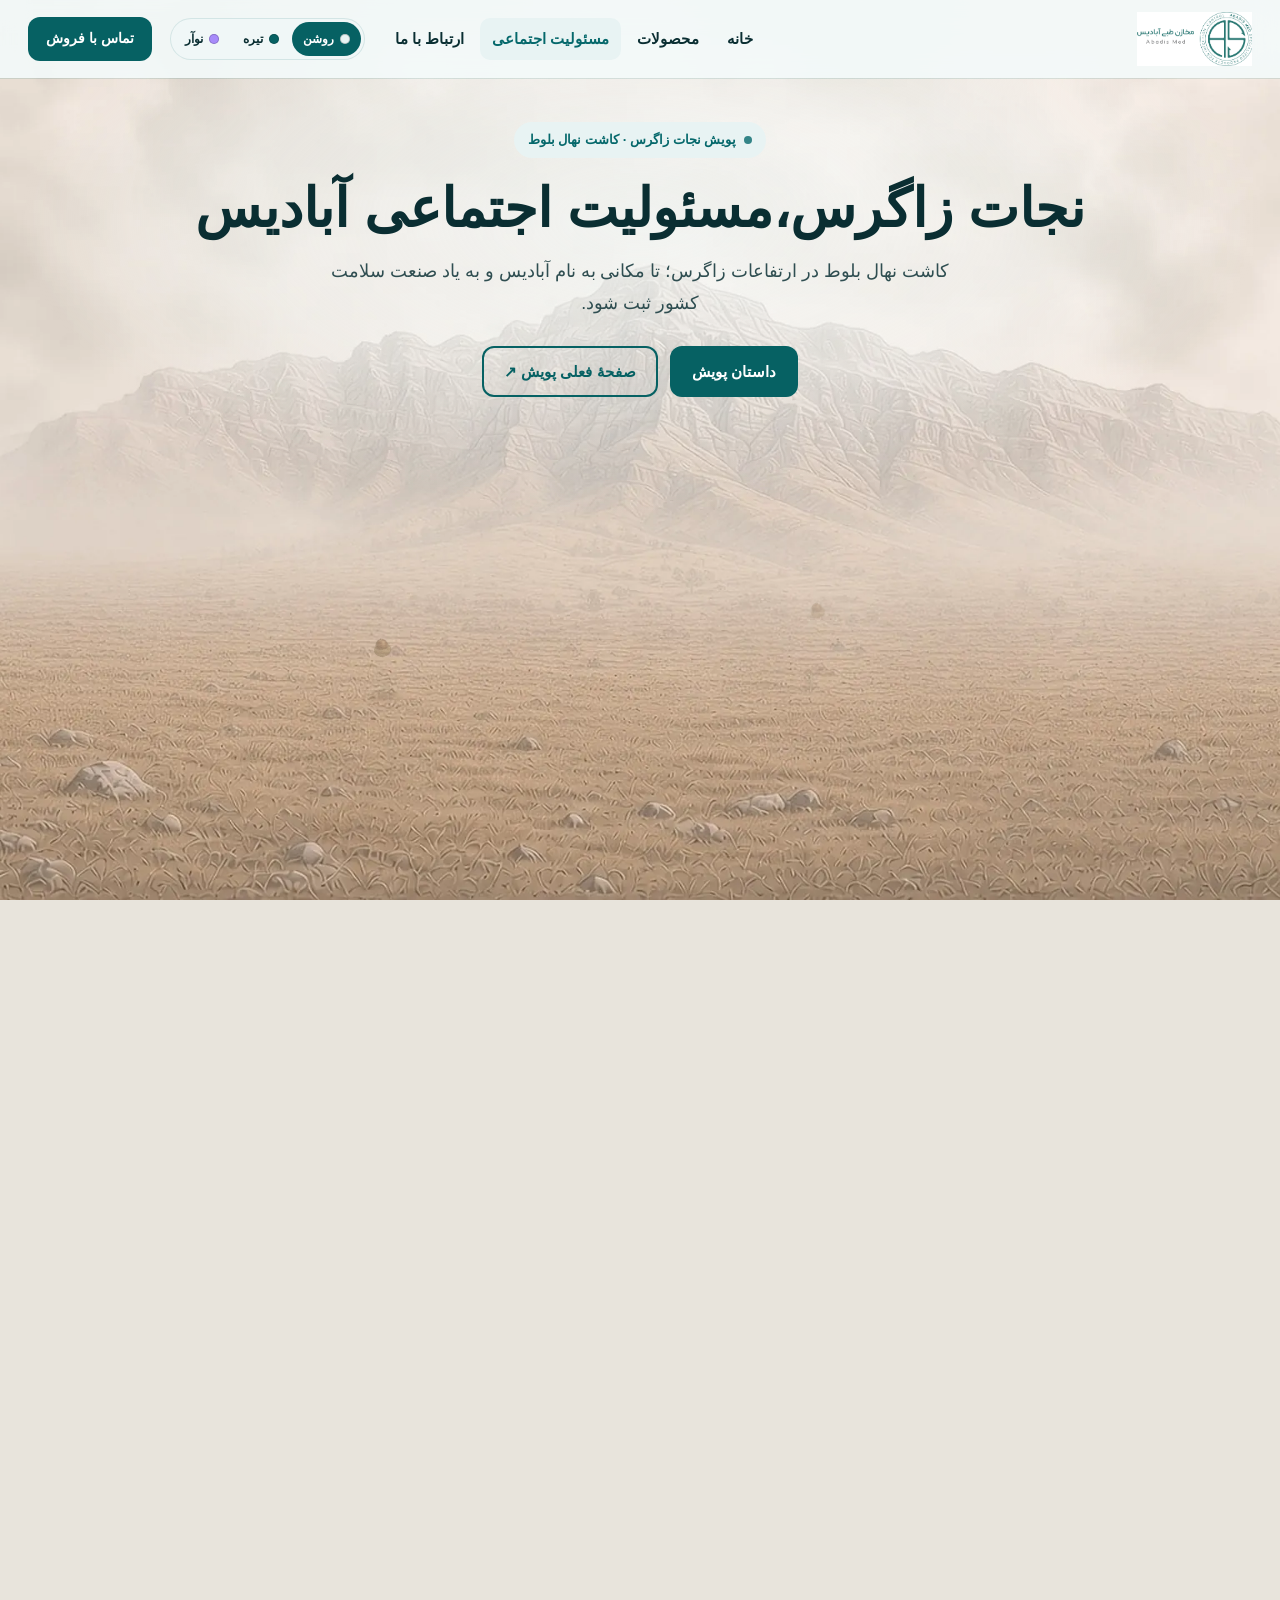
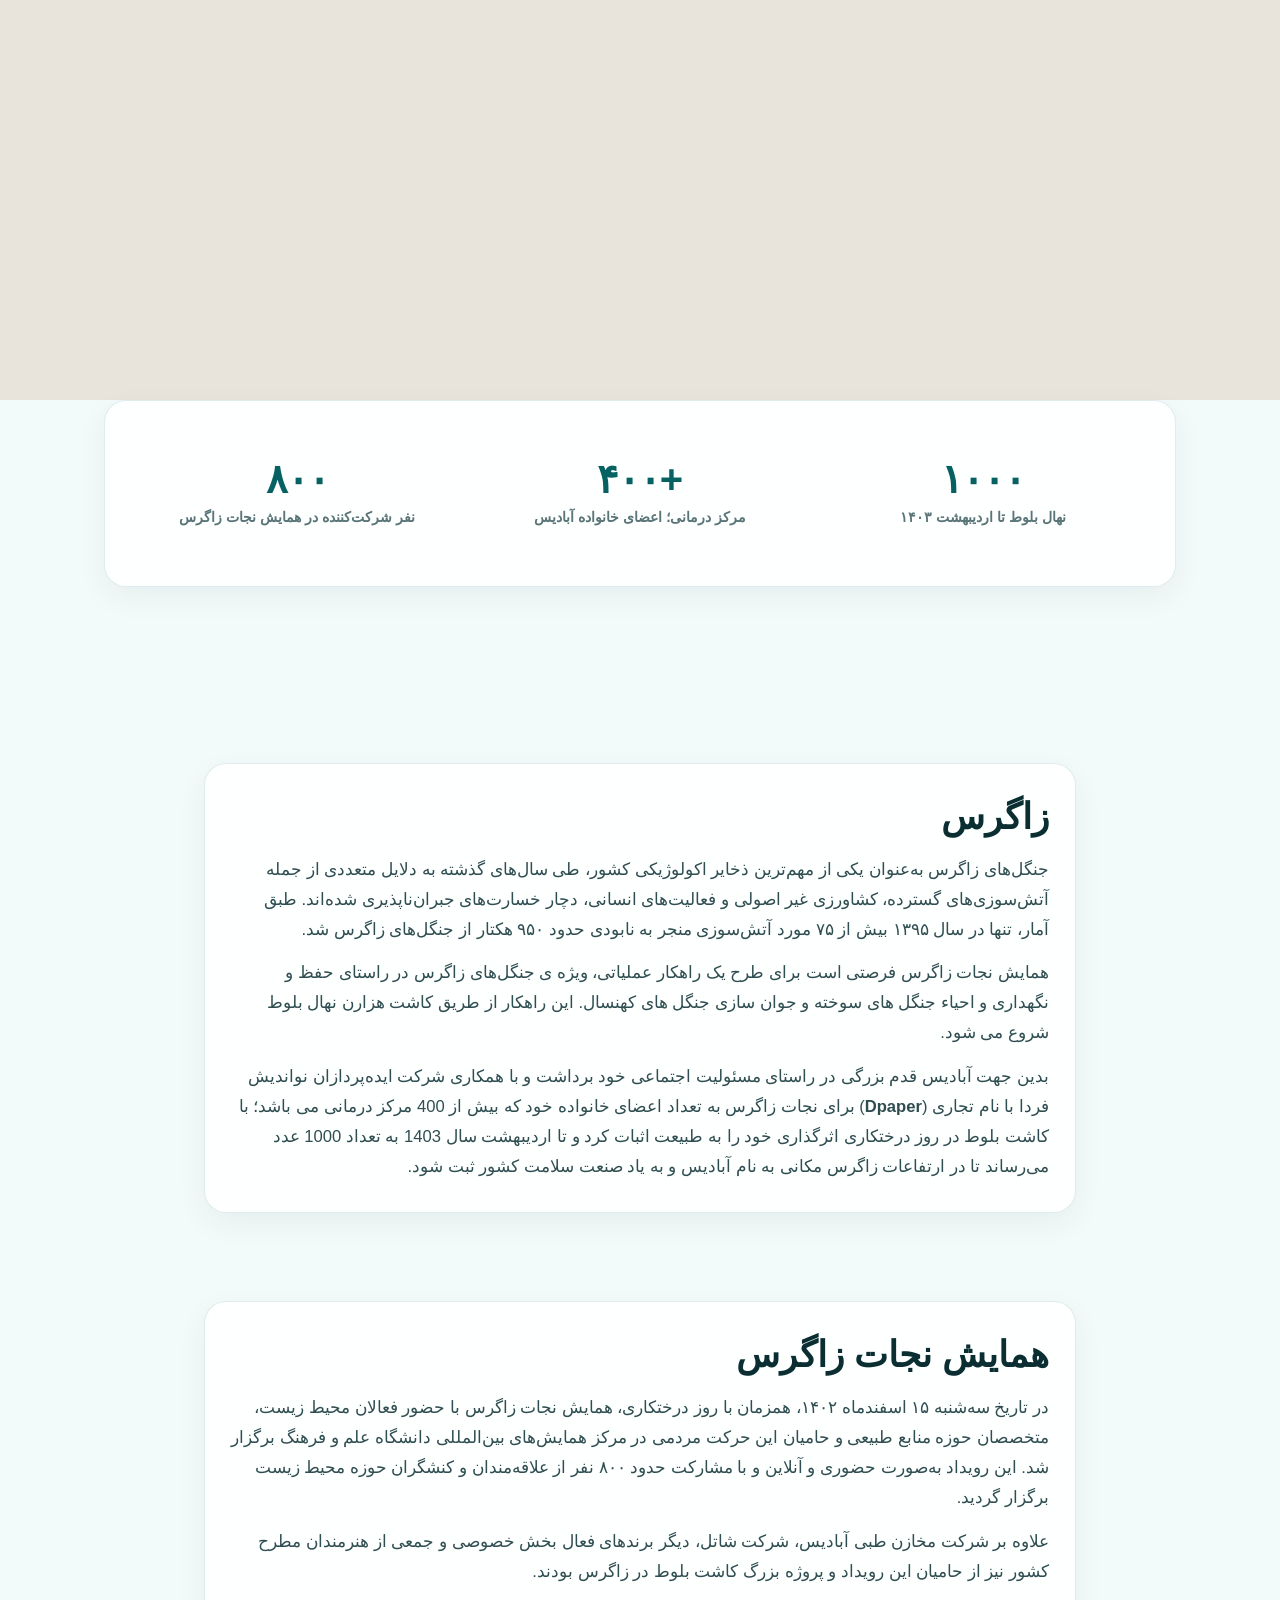
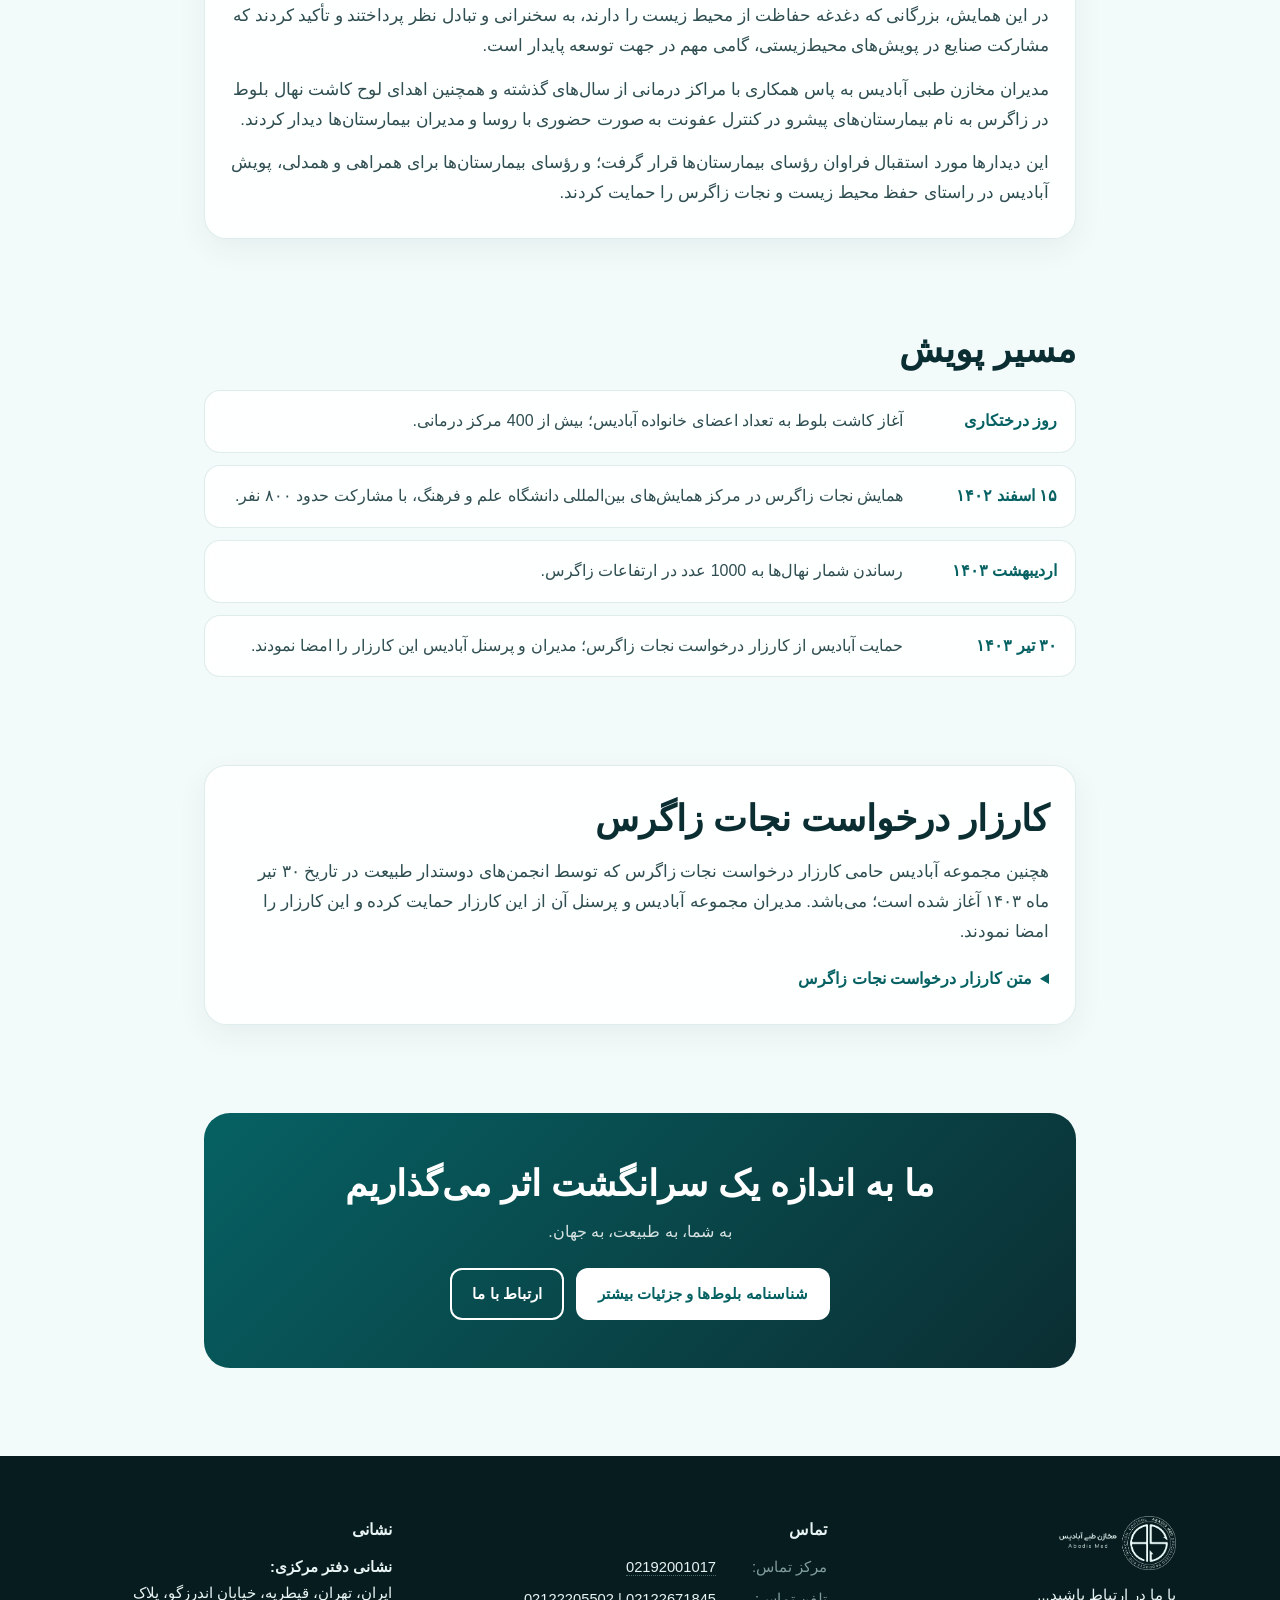
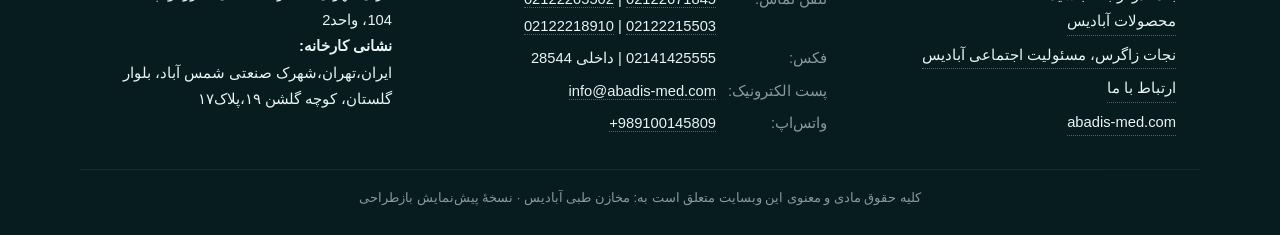
<file: index.html>
<!DOCTYPE html>
<html lang="fa" dir="rtl" data-theme="light">
<head>
<meta charset="UTF-8">
<meta name="viewport" content="width=device-width, initial-scale=1">
<title>نجات زاگرس، مسئولیت اجتماعی آبادیس</title>
<meta name="description" content="پویش نجات زاگرس؛ کاشت نهال بلوط در ارتفاعات زاگرس به نام آبادیس و به یاد صنعت سلامت کشور.">
<meta name="robots" content="noindex,nofollow">
<meta name="theme-color" content="#e8f3f3">
<script>(function(){var t;try{var q=new URLSearchParams(location.search).get('theme');if(q){localStorage.setItem('abadis-theme',q)}t=localStorage.getItem('abadis-theme')}catch(e){}if(!t&&window.matchMedia&&matchMedia('(prefers-color-scheme: dark)').matches)t='dark';var d=document.documentElement;d.dataset.theme=(t==='dark'||t==='noir')?t:'light';d.classList.add('js')})();</script>
<link rel="icon" href="./favicon.ico" sizes="any">
<link rel="icon" type="image/png" sizes="32x32" href="./assets/img/favicon-32.png">
<link rel="apple-touch-icon" href="./assets/img/apple-touch-icon.png">
<meta property="og:locale" content="fa_IR"><meta property="og:site_name" content="مخازن طبی آبادیس">
<meta property="og:title" content="نجات زاگرس، مسئولیت اجتماعی آبادیس"><meta property="og:description" content="پویش نجات زاگرس؛ کاشت نهال بلوط در ارتفاعات زاگرس به نام آبادیس و به یاد صنعت سلامت کشور.">
<meta property="og:image" content="./assets/img/og-image.jpg">
<link rel="preload" href="https://siaamak-ghodsi.github.io/abadis-scroll-scrub-demo/redesign/assets/fonts/kalameh/KalamehWeb-FaNum-Regular.woff2" as="font" type="font/woff2" crossorigin>
<link rel="preload" href="https://siaamak-ghodsi.github.io/abadis-scroll-scrub-demo/redesign/assets/fonts/kalameh/KalamehWeb-FaNum-Black.woff2" as="font" type="font/woff2" crossorigin>
<link rel="preconnect" href="https://siaamak-ghodsi.github.io" crossorigin>
<link rel="stylesheet" href="./assets/css/site.css">
<link rel="stylesheet" href="./zagros-hero.css">
<link rel="preload" as="image" href="./img/hero/bg-dry.webp" type="image/webp">
<link rel="preload" href="./assets/img/zagros-koh.jpg" as="image">
<script>if (window.matchMedia && matchMedia('(prefers-reduced-motion: reduce)').matches) document.documentElement.classList.add('zh-reduced');</script>
<noscript><style>.zh-track{height:auto}.zh-stage{position:relative}.zh-bg-green{opacity:1}.zh-canister{opacity:1;transform:translate3d(-50%,0,0)}.zh-hint{display:none}</style></noscript>
</head>
<body>
<a class="skip" href="#main">پرش به محتوا</a>
<header class="header solid" id="header">
  <a class="logo" href="https://siaamak-ghodsi.github.io/abadis-scroll-scrub-demo/redesign/" aria-label="مخازن طبی آبادیس — خانه">
    <img class="lg-light" src="./assets/img/abadis-logo.png" width="658" height="309" alt="مخازن طبی آبادیس">
    <img class="lg-dark" src="./assets/img/abadis-logo-on-teal.png" width="670" height="309" alt="مخازن طبی آبادیس">
  </a>
  <button class="menu-btn" type="button" aria-expanded="false" aria-controls="mainNav">منو</button>
  <nav class="nav" id="mainNav" aria-label="منوی اصلی"><a href="https://siaamak-ghodsi.github.io/abadis-scroll-scrub-demo/redesign/">خانه</a><a href="https://siaamak-ghodsi.github.io/abadis-scroll-scrub-demo/redesign/products/">محصولات</a><a href="./" aria-current="page">مسئولیت اجتماعی</a><a href="https://siaamak-ghodsi.github.io/abadis-scroll-scrub-demo/redesign/contact/">ارتباط با ما</a></nav>
  <div class="theme-switch" role="group" aria-label="حالت نمایش">
    <button type="button" data-set="light" aria-pressed="true"><span class="dot"></span>روشن</button>
    <button type="button" data-set="dark" aria-pressed="false"><span class="dot"></span>تیره</button>
    <button type="button" data-set="noir" aria-pressed="false"><span class="dot"></span>نوآر</button>
  </div>
  <a class="header-cta" href="https://siaamak-ghodsi.github.io/abadis-scroll-scrub-demo/redesign/contact/">تماس با فروش</a>
</header>
<div class="csr-bg" data-src="./assets/img/zagros-koh.jpg" aria-hidden="true"></div>
<div class="csr-veil" aria-hidden="true"></div>
<main id="main" class="csr-page">
  <div class="zh-track" id="hero">
    <div class="zh-stage" id="zhStage">
      <div class="zh-bg" aria-hidden="true">
        <picture>
          <source type="image/webp" srcset="./img/hero/bg-dry-1280.webp 1280w, ./img/hero/bg-dry.webp 1920w" sizes="(max-aspect-ratio: 16/9) 177.78vh, 100vw">
          <img class="zh-bg-layer zh-bg-dry" src="./img/hero/bg-dry.jpg" srcset="./img/hero/bg-dry-1280.jpg 1280w, ./img/hero/bg-dry.jpg 1920w" sizes="(max-aspect-ratio: 16/9) 177.78vh, 100vw" alt="" width="1920" height="1080" decoding="async" fetchpriority="high">
        </picture>
        <picture>
          <source type="image/webp" srcset="./img/hero/bg-mid-1280.webp 1280w, ./img/hero/bg-mid.webp 1920w" sizes="(max-aspect-ratio: 16/9) 177.78vh, 100vw">
          <img class="zh-bg-layer zh-bg-mid" src="./img/hero/bg-mid.jpg" srcset="./img/hero/bg-mid-1280.jpg 1280w, ./img/hero/bg-mid.jpg 1920w" sizes="(max-aspect-ratio: 16/9) 177.78vh, 100vw" alt="" width="1920" height="1080" decoding="async">
        </picture>
        <picture>
          <source type="image/webp" srcset="./img/hero/bg-green-1280.webp 1280w, ./img/hero/bg-green.webp 1920w" sizes="(max-aspect-ratio: 16/9) 177.78vh, 100vw">
          <img class="zh-bg-layer zh-bg-green" src="./img/hero/bg-green.jpg" srcset="./img/hero/bg-green-1280.jpg 1280w, ./img/hero/bg-green.jpg 1920w" sizes="(max-aspect-ratio: 16/9) 177.78vh, 100vw" alt="" width="1920" height="1080" decoding="async">
        </picture>
      </div>
      <div class="zh-spots" id="zhSpots" aria-hidden="true"></div>
      <div class="zh-canister" id="zhCanister" aria-hidden="true">
        <span class="zh-canister-glow"></span>
        <picture>
          <source type="image/webp" srcset="./img/hero/canister.webp">
          <img src="./img/hero/canister.png" alt="" width="399" height="900" decoding="async">
        </picture>
      </div>
      <div class="zh-marks" id="zhMarks" aria-hidden="true"></div>
      <div class="zh-dusk" aria-hidden="true"></div>
      <div class="zh-veil" aria-hidden="true"></div>
      <div class="zh-exit" id="zhExit" aria-hidden="true"></div>
      <section class="csr-hero" aria-label="نجات زاگرس">
        <div>
          <span class="chip">پویش نجات زاگرس · کاشت نهال بلوط</span>
          <h1>نجات زاگرس،‌مسئولیت اجتماعی آبادیس</h1>
          <p class="lead">کاشت نهال بلوط در ارتفاعات زاگرس؛ تا مکانی به نام آبادیس و به یاد صنعت سلامت کشور ثبت شود.</p>
          <div class="hero-actions" style="justify-content:center"><a class="btn btn-primary" href="#story">داستان پویش</a><a class="btn btn-ghost" href="https://abadis-med.com/%D9%86%D8%AC%D8%A7%D8%AA-%D8%B2%D8%A7%DA%AF%D8%B1%D8%B3%D8%8C%D9%85%D8%B3%D8%A6%D9%88%D9%84%DB%8C%D8%AA-%D8%A7%D8%AC%D8%AA%D9%85%D8%A7%D8%B9%DB%8C-%D8%A2%D8%A8%D8%A7%D8%AF%DB%8C%D8%B3/" target="_blank" rel="noopener" style="color:var(--brand)">صفحهٔ فعلی پویش ↗</a></div>
        </div>
      </section>
      <div class="zh-hint" id="zhHint" aria-hidden="true"><i></i></div>
    </div>
  </div>

  <section class="section" style="padding-top:0"><div class="wrap">
    <div class="glass csr-stats reveal">
      <div class="stat"><strong>۱۰۰۰</strong><span>نهال بلوط تا اردیبهشت ۱۴۰۳</span></div>
      <div class="stat"><strong>+۴۰۰</strong><span>مرکز درمانی؛ اعضای خانواده آبادیس</span></div>
      <div class="stat"><strong>۸۰۰</strong><span>نفر شرکت‌کننده در همایش نجات زاگرس</span></div>
    </div>
  </div></section>

  <section class="section" id="story"><div class="wrap" style="max-width:920px">
    <div class="glass prose reveal">
      <h2 style="margin-bottom:14px">زاگرس</h2>
      <p>جنگل‌های زاگرس به‌عنوان یکی از مهم‌ترین ذخایر اکولوژیکی کشور، طی سال‌های گذشته به دلایل متعددی از جمله آتش‌سوزی‌های گسترده، کشاورزی غیر اصولی و فعالیت‌های انسانی، دچار خسارت‌های جبران‌ناپذیری شده‌اند. طبق آمار، تنها در سال ۱۳۹۵ بیش از ۷۵ مورد آتش‌سوزی منجر به نابودی حدود ۹۵۰ هکتار از جنگل‌های زاگرس شد.</p>
      <p>همایش نجات زاگرس فرصتی است برای طرح یک راهکار عملیاتی، ویژه ی جنگل‌های زاگرس در راستای حفظ و نگهداری و احیاء جنگل های سوخته و جوان سازی جنگل های کهنسال. این راهکار از طریق کاشت هزارن نهال بلوط شروع می شود.</p>
      <p>بدین جهت آبادیس قدم بزرگی در راستای مسئولیت اجتماعی خود برداشت و با همکاری شرکت ایده‌پردازان نواندیش فردا با نام تجاری (<span class="latin">Dpaper</span>) برای نجات زاگرس به تعداد اعضای خانواده خود که بیش از 400 مرکز درمانی می باشد؛ با کاشت بلوط در روز درختکاری اثرگذاری خود را به طبیعت اثبات کرد و تا اردیبهشت سال 1403 به تعداد 1000 عدد می‌رساند تا در ارتفاعات زاگرس مکانی به نام آبادیس و به یاد صنعت سلامت کشور ثبت شود.</p>
    </div>
  </div></section>

  <section class="section" style="padding-top:0"><div class="wrap" style="max-width:920px">
    <div class="glass prose reveal">
      <h2 style="margin-bottom:14px">همایش نجات زاگرس</h2>
      <p>در تاریخ سه‌شنبه ۱۵ اسفندماه ۱۴۰۲، همزمان با روز درختکاری، همایش نجات زاگرس با حضور فعالان محیط زیست، متخصصان حوزه منابع طبیعی و حامیان این حرکت مردمی در مرکز همایش‌های بین‌المللی دانشگاه علم و فرهنگ برگزار شد. این رویداد به‌صورت حضوری و آنلاین و با مشارکت حدود ۸۰۰ نفر از علاقه‌مندان و کنشگران حوزه محیط زیست برگزار گردید.</p>
      <p>علاوه بر شرکت مخازن طبی آبادیس، شرکت شاتل، دیگر برندهای فعال بخش خصوصی و جمعی از هنرمندان مطرح کشور نیز از حامیان این رویداد و پروژه بزرگ کاشت بلوط در زاگرس بودند.</p>
      <p>در این همایش، بزرگانی که دغدغه حفاظت از محیط زیست را دارند، به سخنرانی و تبادل نظر پرداختند و تأکید کردند که مشارکت صنایع در پویش‌های محیط‌زیستی، گامی مهم در جهت توسعه پایدار است.</p>
      <p>مدیران مخازن طبی آبادیس به پاس همکاری با مراکز درمانی از سال‌های گذشته و همچنین اهدای لوح کاشت نهال بلوط در زاگرس به نام بیمارستان‌های پیشرو در کنترل عفونت به صورت حضوری با روسا و مدیران بیمارستان‌ها دیدار کردند.</p>
      <p>این دیدارها مورد استقبال فراوان رؤسای بیمارستان‌ها قرار گرفت؛ و رؤسای بیمارستان‌ها برای همراهی و همدلی، پویش آبادیس در راستای حفظ محیط زیست و نجات زاگرس را حمایت کردند.</p>
    </div>
  </div></section>

  <section class="section" style="padding-top:0"><div class="wrap" style="max-width:920px">
    <h2 class="reveal" style="margin-bottom:16px">مسیر پویش</h2>
    <div class="timeline">
      <div class="tl reveal"><time>روز درختکاری</time><p>آغاز کاشت بلوط به تعداد اعضای خانواده آبادیس؛ بیش از 400 مرکز درمانی.</p></div>
      <div class="tl reveal"><time>۱۵ اسفند ۱۴۰۲</time><p>همایش نجات زاگرس در مرکز همایش‌های بین‌المللی دانشگاه علم و فرهنگ، با مشارکت حدود ۸۰۰ نفر.</p></div>
      <div class="tl reveal"><time>اردیبهشت ۱۴۰۳</time><p>رساندن شمار نهال‌ها به 1000 عدد در ارتفاعات زاگرس.</p></div>
      <div class="tl reveal"><time>۳۰ تیر ۱۴۰۳</time><p>حمایت آبادیس از کارزار درخواست نجات زاگرس؛ مدیران و پرسنل آبادیس این کارزار را امضا نمودند.</p></div>
    </div>
  </div></section>

  <section class="section" style="padding-top:0"><div class="wrap" style="max-width:920px">
    <div class="glass prose reveal">
      <h2 style="margin-bottom:14px">کارزار درخواست نجات زاگرس</h2>
      <p>هچنین مجموعه آبادیس حامی کارزار درخواست نجات زاگرس که توسط انجمن‌های دوستدار طبیعت در تاریخ ۳۰ تیر ماه ۱۴۰۳ آغاز شده است؛ می‌باشد. مدیران مجموعه آبادیس و پرسنل آن از این کارزار حمایت کرده و این کارزار را امضا نمودند.</p>
      <details class="letter">
        <summary>متن کارزار درخواست نجات زاگرس</summary>
        <p>جناب آقای دکتر پزشکیان ریاست محترم جمهوری اسلامی ایران</p>
        <p>با سلام و احترام و تبریک انتخاب شایسته جنابعالی به ریاست دولت چهاردهم،</p>
        <p>قطعاً استحضار دارید که «زاگرس»، این کهن زیستگاه تمدن ایرانی، در معرض خطر جدی نابودی قرار دارد. آتش‌سوزی‌های مهلک و پیاپی از کهگیلویه و بویراحمد و لرستان تا کرمانشاه و کردستان و آذربایجان، هر ساله هزاران میلیارد تومان خسارت به منابع ملی کشور وارد می‌آورد. با توجه به وابستگی حیات طبیعی ایران به جنگل‌های زاگرس، اثرات مخرب این آتش‌سوزی‌ها به‌ویژه در این جنگل‌ها مشهودتر است.</p>
        <p>۱. ذخایر زیرزمینی آب زاگرس، اصلی‌ترین منابع آبی کشور را تشکیل می‌دهند و نفوذ و تجمع آب در این لایه‌ها به واسطه جنگل‌ها و پوشش گیاهی زاگرس ممکن می‌شود.</p>
        <p>۲. جنگل‌های زاگرس به عنوان فیلتر طبیعی برای جلوگیری از وزش غبار به ایران مرکزی و تعدیل‌کننده اکوسیستم حرارتی و رطوبتی کشور عمل می‌کنند. این جنگل‌ها جذب‌کننده ابرهای باران‌زا به تمام پهنه کشور هستند و ارزش آنها به عنوان بخشی از سرمایه ملی و ذخیرگاه حیاتی و گیاهی و جانوری کشور غیرقابل انکار است. هم‌اکنون یک چهارم از سکونتگاه‌های شهری و روستایی ایران در دامنه‌ها و دشت‌های میانی زاگرس از آذربایجان تا خلیج فارس استقرار یافته‌اند.</p>
        <p>از شما و دولت دانش‌محور جنابعالی تقاضا داریم به‌طور فوری و کارشناسانه به این مسأله ورود کنید. برای همفکری با شما و دولت محترم، رئوس پیشنهادات ما به شرح زیر است:</p>
        <p>۱. تجهیز ادارات منابع طبیعی استان‌های حوزه زاگرس به ادوات و تجهیزات پیشرفته برای مقابله سریع با حریق.</p>
        <p>۲. تهیه و تأمین هواپیماها و هلی‌کوپترهای آب‌پاش از شرکت‌های داخلی و خارجی در فصل تابستان که در آماده‌باش کامل برای ادارات منابع طبیعی یا مدیریت بحران استان‌ها، به ویژه استان کرمانشاه، قرار گیرد.</p>
        <p>۳. استفاده فوری از هلی‌کوپترهای در اختیار هلال‌احمر، هوانیروز و سپاه برای اطفاء حریق جنگل‌ها و تجهیز آنها در اختیار ادارات کل منابع طبیعی و سرجنگلداری قرار داده شود.</p>
        <p>۴. به عنوان یک طرح اضطراری و پیشتاز، لازم است تعداد کافی پست‌های اطفاء حریق و حفاظت از جنگل‌ها با قابلیت پوشش منطقه‌ای و تجهیزات کافی در مناطق خطرزا احداث شود. در مرحله اول، احداث ۱۰ پست در استان کرمانشاه ضروری به نظر می‌رسد.</p>
        <p>۵. سازماندهی روستانشینان منطقه و تأمین تجهیزات لازم برای واکنش و مقابله سریع با آتش‌سوزی‌ها و به رسمیت شناختن این تشکل‌ها که به تجربه کارآیی خود را اثبات کرده‌اند، از جمله اقدامات اساسی و پیشگام خواهد بود.</p>
        <p>۶. لازم است نقشه پهنه‌بندی خطر آتش‌سوزی برای استان کرمانشاه (و سایر استان‌های حوزه زاگرس) تهیه شده و چگونگی واکنش و دسترسی سریع به این مناطق در هنگام بروز خطر آموزش داده شود.</p>
        <p>۷. ادارات کل منابع طبیعی با همکاری مدیریت بحران استان باید برنامه ویژه مدیریت بحران آتش‌سوزی جنگل‌های زاگرس را طی مطالعات تخصصی تهیه کرده و در آن ضمن پیش‌بینی و پیش‌نگری کافی، چگونگی اجرای اقدامات اطفاء و ایجاد موانع فیزیکی در مسیر حریق‌ها را ارائه دهند.</p>
        <p>۸. و سرانجام، علت اصلی آتش‌سوزی‌ها خشکسالی و کمبود رطوبت در پهنه زاگرس است. با انتقال شاخه کوچکی از طرح انتقال آب سیروان سردسیری به حوزه زاگرس و ایجاد مقداری رطوبت، حیات گیاهی پوشش سبز زاگرس تداوم بهتری خواهد یافت. این پیشنهاد لازم است توسط وزارت نیرو، وزارت جهاد کشاورزی و سازمان جنگل‌ها و مراتع کشور مورد مطالعه و اجرایی قرار گیرد.</p>
        <p>در پایان، ما دست در دست شما برای نجات ایران رنجور و خسته، آماده هستیم.</p>
        <p>با احترام و امید به اقدام مؤثر</p>
      </details>
    </div>
  </div></section>

  <section class="section" style="padding-top:0"><div class="wrap" style="max-width:920px">
    <div class="cta-band reveal">
      <h2>ما به اندازه یک سرانگشت اثر می‌گذاریم</h2>
      <p>به شما، به طبیعت، به جهان.</p>
      <div class="cta-actions"><a class="btn btn-light" href="https://abadis-med.com/%D9%86%D8%AC%D8%A7%D8%AA-%D8%B2%D8%A7%DA%AF%D8%B1%D8%B3%D8%8C%D9%85%D8%B3%D8%A6%D9%88%D9%84%DB%8C%D8%AA-%D8%A7%D8%AC%D8%AA%D9%85%D8%A7%D8%B9%DB%8C-%D8%A2%D8%A8%D8%A7%D8%AF%DB%8C%D8%B3/" target="_blank" rel="noopener">شناسنامه بلوط‌ها و جزئیات بیشتر</a><a class="btn btn-ghost" href="https://siaamak-ghodsi.github.io/abadis-scroll-scrub-demo/redesign/contact/">ارتباط با ما</a></div>
    </div>
  </div></section>
</main>
<footer class="site-footer">
  <div class="wrap foot-inner">
    <div>
      <img src="./assets/img/abadis-logo-on-teal.png" width="670" height="309" alt="مخازن طبی آبادیس" loading="lazy">
      <p>با ما در ارتباط باشید...</p>
      <div class="foot-links">
        <a href="https://siaamak-ghodsi.github.io/abadis-scroll-scrub-demo/redesign/products/">محصولات آبادیس</a>
        <a href="./">نجات زاگرس، مسئولیت اجتماعی آبادیس</a>
        <a href="https://siaamak-ghodsi.github.io/abadis-scroll-scrub-demo/redesign/contact/">ارتباط با ما</a>
        <a href="https://abadis-med.com/" target="_blank" rel="noopener">abadis-med.com</a>
      </div>
    </div>
    <div>
      <h3>تماس</h3>
      <dl>
        <dt>مرکز تماس:</dt><dd><a href="tel:+982192001017" dir="ltr">02192001017</a></dd>
        <dt>تلفن تماس:</dt><dd><a href="tel:+982122671845" dir="ltr">02122671845</a> | <a href="tel:+982122205502" dir="ltr">02122205502</a><br><a href="tel:+982122215503" dir="ltr">02122215503</a> | <a href="tel:+982122218910" dir="ltr">02122218910</a></dd>
        <dt>فکس:</dt><dd><span dir="ltr">02141425555</span> | داخلی 28544</dd>
        <dt>پست الکترونیک:</dt><dd><a href="mailto:info@abadis-med.com">info@abadis-med.com</a></dd>
        <dt>واتس‌اپ:</dt><dd><a href="https://wa.me/989100145809" target="_blank" rel="noopener" dir="ltr">+989100145809</a></dd>
      </dl>
    </div>
    <div>
      <h3>نشانی</h3>
      <p><b>نشانی دفتر مرکزی:</b><br>ایران، تهران، قیطریه، خیابان اندرزگو، پلاک 104، واحد2</p>
      <p><b>نشانی کارخانه:</b><br>ایران،تهران،شهرک صنعتی شمس آباد، بلوار گلستان، کوچه گلشن ۱۹،پلاک۱۷</p>
    </div>
  </div>
  <div class="wrap foot-copy">کلیه حقوق مادی و معنوی این وبسایت متعلق است به: مخازن طبی آبادیس · نسخهٔ پیش‌نمایش بازطراحی</div>
</footer>
<script src="./assets/js/site.js" defer></script>
<script src="./zagros-hero.js" defer></script>

</body>
</html>
</file>
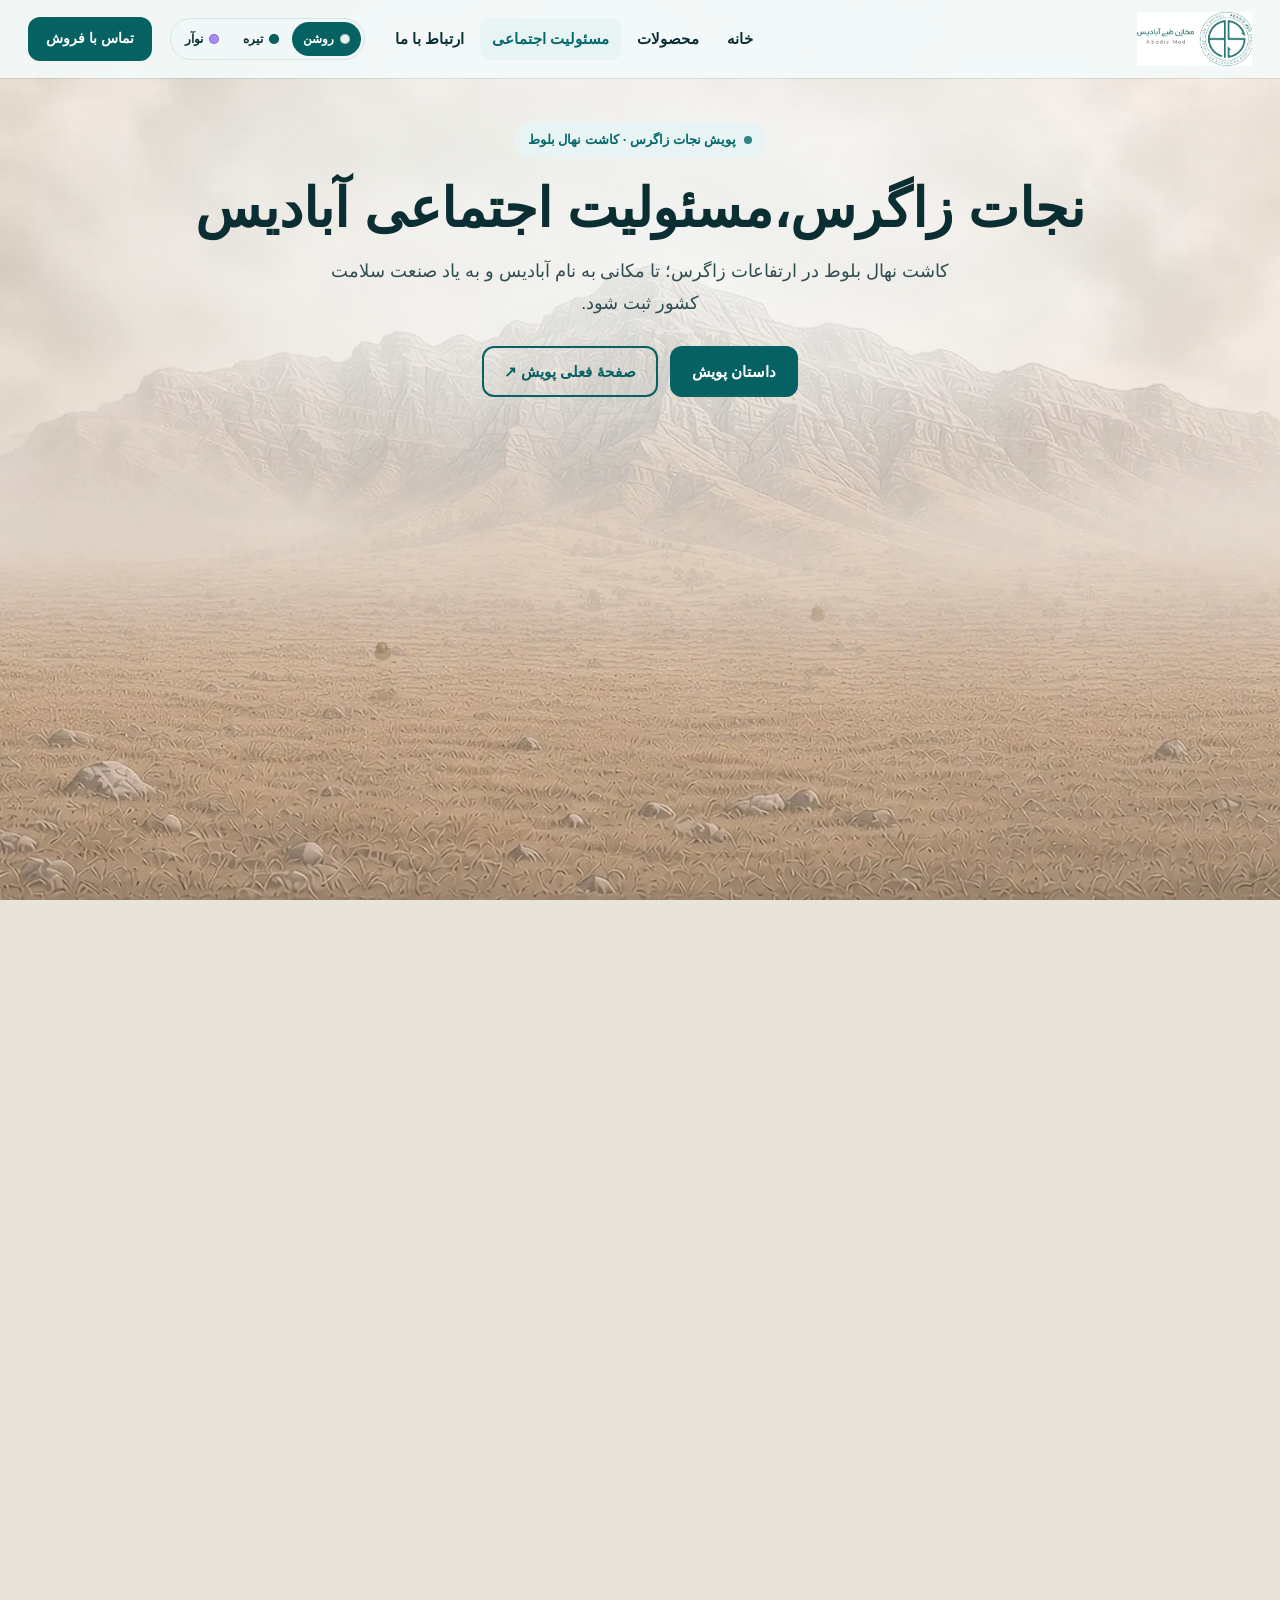
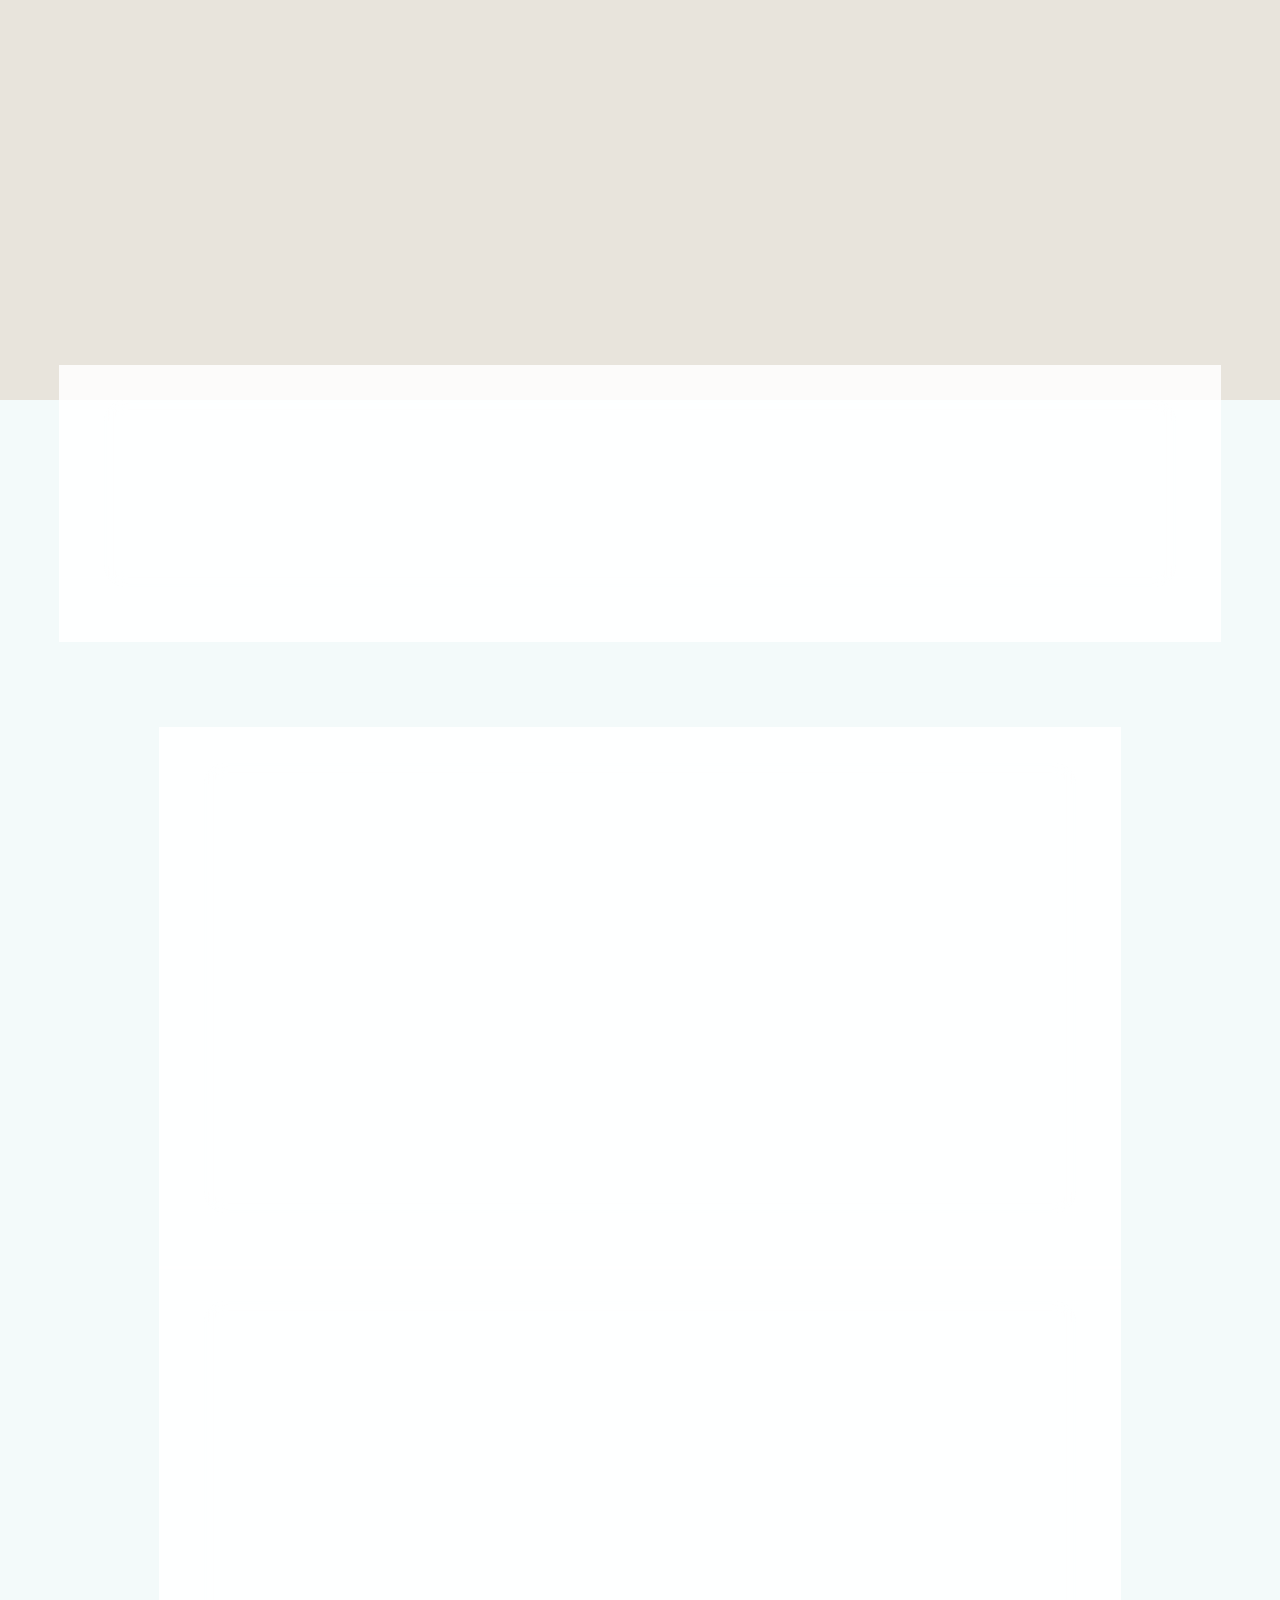
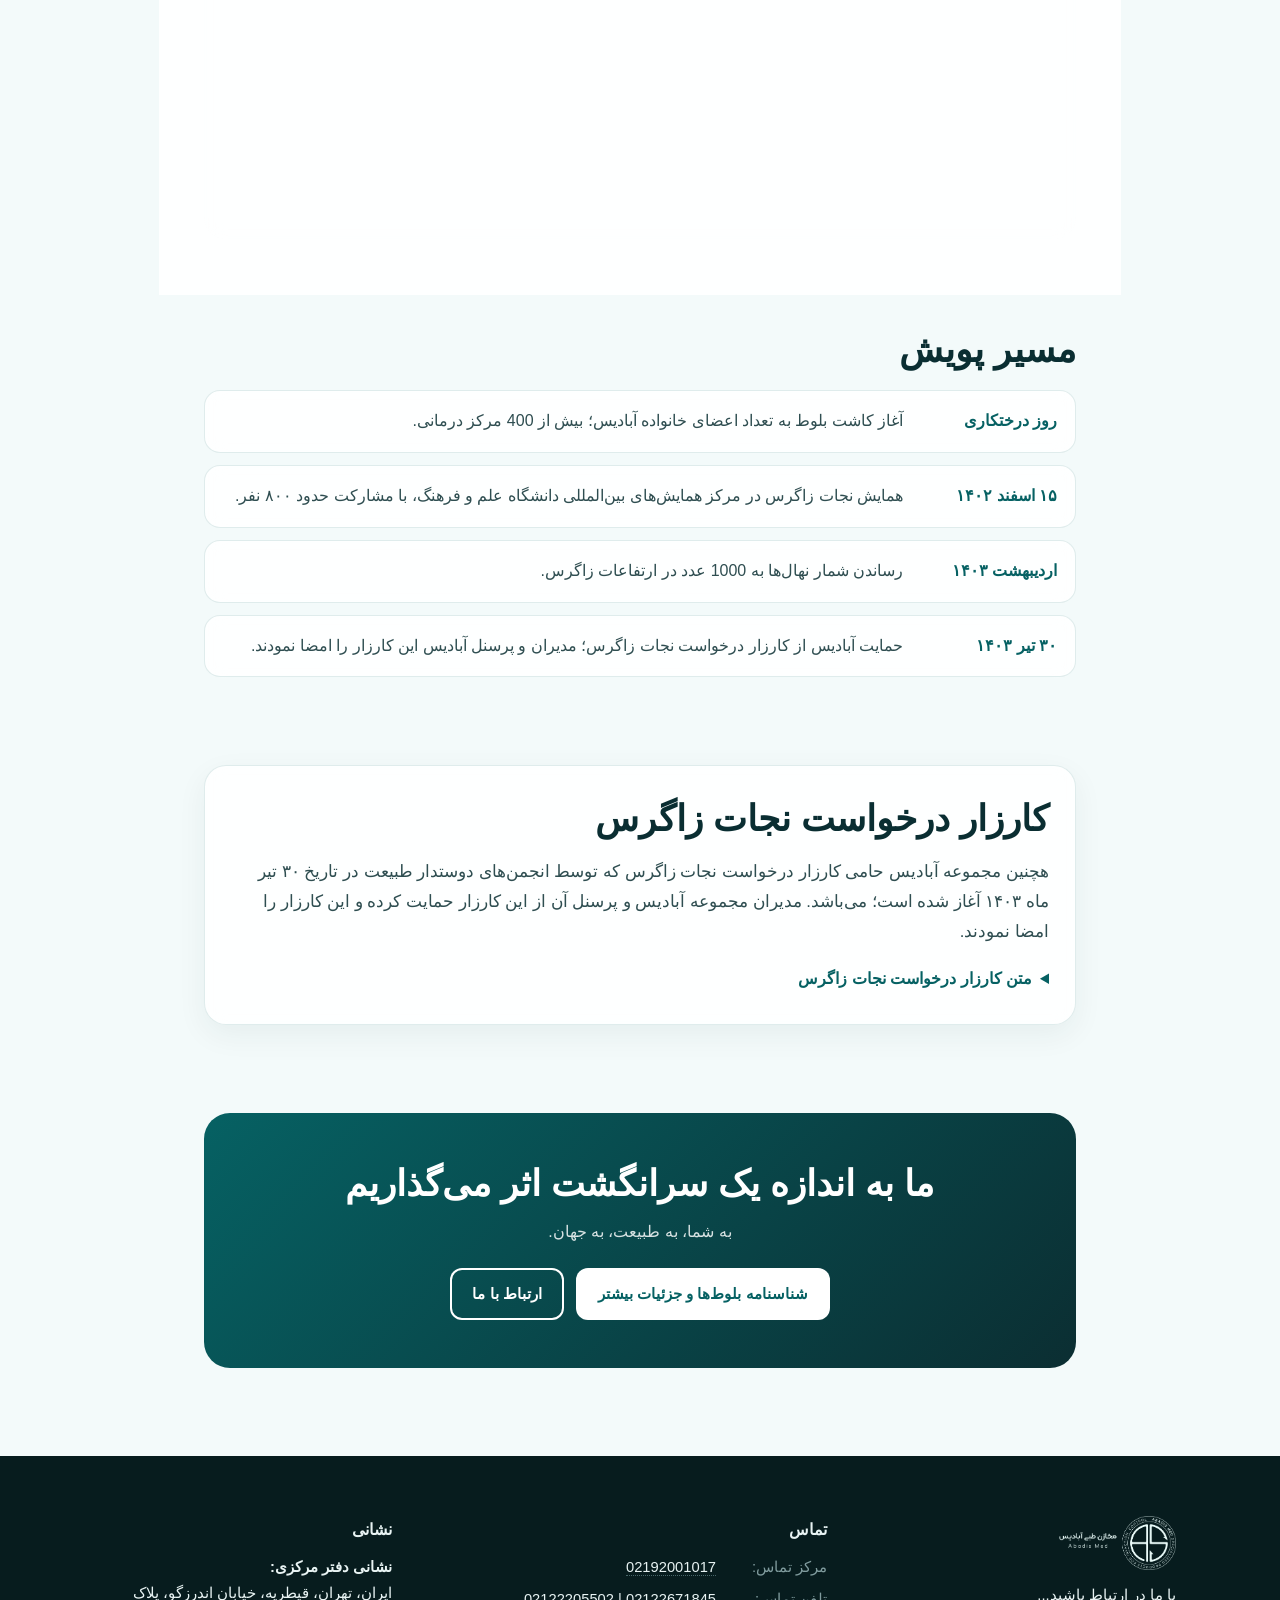
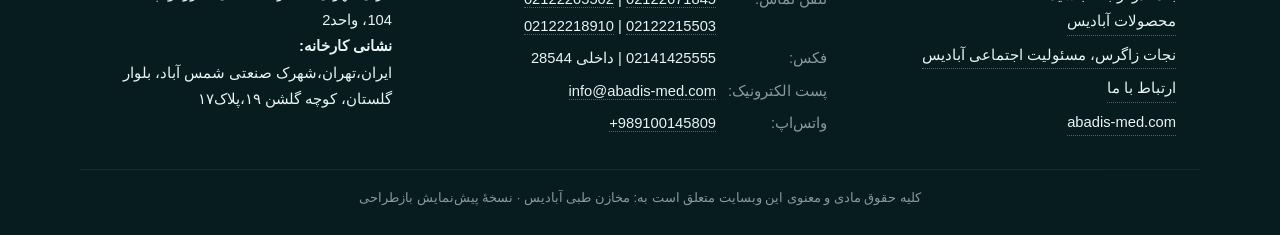
<file: forest-plates-v2/index.html>
<!DOCTYPE html>
<html lang="fa" dir="rtl" data-theme="light">
<head>
<meta charset="UTF-8">
<meta name="viewport" content="width=device-width, initial-scale=1">
<title>نجات زاگرس، مسئولیت اجتماعی آبادیس</title>
<meta name="description" content="پویش نجات زاگرس؛ کاشت نهال بلوط در ارتفاعات زاگرس به نام آبادیس و به یاد صنعت سلامت کشور.">
<meta name="robots" content="noindex,nofollow">
<meta name="theme-color" content="#e8f3f3">
<script>(function(){var t;try{var q=new URLSearchParams(location.search).get('theme');if(q){localStorage.setItem('abadis-theme',q)}t=localStorage.getItem('abadis-theme')}catch(e){}if(!t&&window.matchMedia&&matchMedia('(prefers-color-scheme: dark)').matches)t='dark';var d=document.documentElement;d.dataset.theme=(t==='dark'||t==='noir')?t:'light';d.classList.add('js')})();</script>
<link rel="icon" href="./favicon.ico" sizes="any">
<link rel="icon" type="image/png" sizes="32x32" href="./assets/img/favicon-32.png">
<link rel="apple-touch-icon" href="./assets/img/apple-touch-icon.png">
<meta property="og:locale" content="fa_IR"><meta property="og:site_name" content="مخازن طبی آبادیس">
<meta property="og:title" content="نجات زاگرس، مسئولیت اجتماعی آبادیس"><meta property="og:description" content="پویش نجات زاگرس؛ کاشت نهال بلوط در ارتفاعات زاگرس به نام آبادیس و به یاد صنعت سلامت کشور.">
<meta property="og:image" content="./assets/img/og-image.jpg">
<link rel="preload" href="https://siaamak-ghodsi.github.io/abadis-scroll-scrub-demo/redesign/assets/fonts/kalameh/KalamehWeb-FaNum-Regular.woff2" as="font" type="font/woff2" crossorigin>
<link rel="preload" href="https://siaamak-ghodsi.github.io/abadis-scroll-scrub-demo/redesign/assets/fonts/kalameh/KalamehWeb-FaNum-Black.woff2" as="font" type="font/woff2" crossorigin>
<link rel="preconnect" href="https://siaamak-ghodsi.github.io" crossorigin>
<link rel="stylesheet" href="./assets/css/site.css">
<link rel="stylesheet" href="./zagros-hero.css">
<link rel="stylesheet" href="./pack.css?v=2">
<style>
  /* hide the root-page wooden markers; forest packing draws plates-only */
  #zhMarks { display: none !important; }
  /* evening: plates stay readable but dim under dusk */
  [data-theme="dark"] .zh-pack-stake .plate,
  [data-theme="noir"] .zh-pack-stake .plate {
    background: repeating-linear-gradient(0deg, rgba(90,66,44,.08) 0 1px, transparent 1px 3px),
      linear-gradient(180deg, #e2d4b6, #cdbb98);
    border-color: rgba(70,52,34,.55);
    box-shadow: 0 1px 0 rgba(255,244,220,.28) inset, 0 2px 6px rgba(0,0,0,.30);
    color: #082427;
  }
</style>
<link rel="preload" as="image" href="./img/hero/bg-dry.webp" type="image/webp">
<link rel="preload" href="./assets/img/zagros-koh.jpg" as="image">
<script>if (window.matchMedia && matchMedia('(prefers-reduced-motion: reduce)').matches) document.documentElement.classList.add('zh-reduced');</script>
<noscript><style>.zh-track{height:auto}.zh-stage{position:relative}.zh-bg-green{opacity:1}.zh-canister{opacity:1;transform:translate3d(-50%,0,0)}.zh-hint{display:none}</style></noscript>
</head>
<body>
<a class="skip" href="#main">پرش به محتوا</a>
<header class="header solid" id="header">
  <a class="logo" href="https://siaamak-ghodsi.github.io/abadis-scroll-scrub-demo/redesign/" aria-label="مخازن طبی آبادیس — خانه">
    <img class="lg-light" src="./assets/img/abadis-logo.png" width="658" height="309" alt="مخازن طبی آبادیس">
    <img class="lg-dark" src="./assets/img/abadis-logo-on-teal.png" width="670" height="309" alt="مخازن طبی آبادیس">
  </a>
  <button class="menu-btn" type="button" aria-expanded="false" aria-controls="mainNav">منو</button>
  <nav class="nav" id="mainNav" aria-label="منوی اصلی"><a href="https://siaamak-ghodsi.github.io/abadis-scroll-scrub-demo/redesign/">خانه</a><a href="https://siaamak-ghodsi.github.io/abadis-scroll-scrub-demo/redesign/products/">محصولات</a><a href="./" aria-current="page">مسئولیت اجتماعی</a><a href="https://siaamak-ghodsi.github.io/abadis-scroll-scrub-demo/redesign/contact/">ارتباط با ما</a></nav>
  <div class="theme-switch" role="group" aria-label="حالت نمایش">
    <button type="button" data-set="light" aria-pressed="true"><span class="dot"></span>روشن</button>
    <button type="button" data-set="dark" aria-pressed="false"><span class="dot"></span>تیره</button>
    <button type="button" data-set="noir" aria-pressed="false"><span class="dot"></span>نوآر</button>
  </div>
  <a class="header-cta" href="https://siaamak-ghodsi.github.io/abadis-scroll-scrub-demo/redesign/contact/">تماس با فروش</a>
</header>
<div class="csr-bg" data-src="./assets/img/zagros-koh.jpg" aria-hidden="true"></div>
<div class="csr-veil" aria-hidden="true"></div>
<main id="main" class="csr-page">
  <div class="zh-track" id="hero">
    <div class="zh-stage" id="zhStage">
      <div class="zh-bg" aria-hidden="true">
        <picture>
          <source type="image/webp" srcset="./img/hero/bg-dry-1280.webp 1280w, ./img/hero/bg-dry.webp 1920w" sizes="(max-aspect-ratio: 16/9) 177.78vh, 100vw">
          <img class="zh-bg-layer zh-bg-dry" src="./img/hero/bg-dry.jpg" srcset="./img/hero/bg-dry-1280.jpg 1280w, ./img/hero/bg-dry.jpg 1920w" sizes="(max-aspect-ratio: 16/9) 177.78vh, 100vw" alt="" width="1920" height="1080" decoding="async" fetchpriority="high">
        </picture>
        <picture>
          <source type="image/webp" srcset="./img/hero/bg-mid-1280.webp 1280w, ./img/hero/bg-mid.webp 1920w" sizes="(max-aspect-ratio: 16/9) 177.78vh, 100vw">
          <img class="zh-bg-layer zh-bg-mid" src="./img/hero/bg-mid.jpg" srcset="./img/hero/bg-mid-1280.jpg 1280w, ./img/hero/bg-mid.jpg 1920w" sizes="(max-aspect-ratio: 16/9) 177.78vh, 100vw" alt="" width="1920" height="1080" decoding="async">
        </picture>
        <picture>
          <source type="image/webp" srcset="./img/hero/bg-green-1280.webp 1280w, ./img/hero/bg-green.webp 1920w" sizes="(max-aspect-ratio: 16/9) 177.78vh, 100vw">
          <img class="zh-bg-layer zh-bg-green" src="./img/hero/bg-green.jpg" srcset="./img/hero/bg-green-1280.jpg 1280w, ./img/hero/bg-green.jpg 1920w" sizes="(max-aspect-ratio: 16/9) 177.78vh, 100vw" alt="" width="1920" height="1080" decoding="async">
        </picture>
      </div>
      <div class="zh-spots" id="zhSpots" aria-hidden="true"></div>
      <div class="zh-marks" id="zhMarks" aria-hidden="true"></div>
      <canvas class="zh-pack" id="zhPack" aria-hidden="true"></canvas>
      <div class="zh-pack-fg" id="zhPackFg" aria-hidden="true"></div>
      <div class="zh-canister" id="zhCanister" aria-hidden="true">
        <span class="zh-canister-glow"></span>
        <picture>
          <source type="image/webp" srcset="./img/hero/canister.webp">
          <img src="./img/hero/canister.png" alt="" width="399" height="900" decoding="async">
        </picture>
      </div>
      <div class="zh-dusk" aria-hidden="true"></div>
      <div class="zh-veil" aria-hidden="true"></div>
      <div class="zh-exit" id="zhExit" aria-hidden="true"></div>
      <section class="csr-hero" aria-label="نجات زاگرس">
        <div>
          <span class="chip">پویش نجات زاگرس · کاشت نهال بلوط</span>
          <h1>نجات زاگرس،‌مسئولیت اجتماعی آبادیس</h1>
          <p class="lead">کاشت نهال بلوط در ارتفاعات زاگرس؛ تا مکانی به نام آبادیس و به یاد صنعت سلامت کشور ثبت شود.</p>
          <div class="hero-actions" style="justify-content:center"><a class="btn btn-primary" href="#story">داستان پویش</a><a class="btn btn-ghost" href="https://abadis-med.com/%D9%86%D8%AC%D8%A7%D8%AA-%D8%B2%D8%A7%DA%AF%D8%B1%D8%B3%D8%8C%D9%85%D8%B3%D8%A6%D9%88%D9%84%DB%8C%D8%AA-%D8%A7%D8%AC%D8%AA%D9%85%D8%A7%D8%B9%DB%8C-%D8%A2%D8%A8%D8%A7%D8%AF%DB%8C%D8%B3/" target="_blank" rel="noopener" style="color:var(--brand)">صفحهٔ فعلی پویش ↗</a></div>
        </div>
      </section>
      <div class="zh-hint" id="zhHint" aria-hidden="true"><i></i></div>
    </div>
  </div>

  <section class="section" style="padding-top:0"><div class="wrap">
    <div class="glass csr-stats reveal">
      <div class="stat"><strong>۱۰۰۰</strong><span>نهال بلوط تا اردیبهشت ۱۴۰۳</span></div>
      <div class="stat"><strong>+۴۰۰</strong><span>مرکز درمانی؛ اعضای خانواده آبادیس</span></div>
      <div class="stat"><strong>۸۰۰</strong><span>نفر شرکت‌کننده در همایش نجات زاگرس</span></div>
    </div>
  </div></section>

  <section class="section" id="story"><div class="wrap" style="max-width:920px">
    <div class="glass prose reveal">
      <h2 style="margin-bottom:14px">زاگرس</h2>
      <p>جنگل‌های زاگرس به‌عنوان یکی از مهم‌ترین ذخایر اکولوژیکی کشور، طی سال‌های گذشته به دلایل متعددی از جمله آتش‌سوزی‌های گسترده، کشاورزی غیر اصولی و فعالیت‌های انسانی، دچار خسارت‌های جبران‌ناپذیری شده‌اند. طبق آمار، تنها در سال ۱۳۹۵ بیش از ۷۵ مورد آتش‌سوزی منجر به نابودی حدود ۹۵۰ هکتار از جنگل‌های زاگرس شد.</p>
      <p>همایش نجات زاگرس فرصتی است برای طرح یک راهکار عملیاتی، ویژه ی جنگل‌های زاگرس در راستای حفظ و نگهداری و احیاء جنگل های سوخته و جوان سازی جنگل های کهنسال. این راهکار از طریق کاشت هزارن نهال بلوط شروع می شود.</p>
      <p>بدین جهت آبادیس قدم بزرگی در راستای مسئولیت اجتماعی خود برداشت و با همکاری شرکت ایده‌پردازان نواندیش فردا با نام تجاری (<span class="latin">Dpaper</span>) برای نجات زاگرس به تعداد اعضای خانواده خود که بیش از 400 مرکز درمانی می باشد؛ با کاشت بلوط در روز درختکاری اثرگذاری خود را به طبیعت اثبات کرد و تا اردیبهشت سال 1403 به تعداد 1000 عدد می‌رساند تا در ارتفاعات زاگرس مکانی به نام آبادیس و به یاد صنعت سلامت کشور ثبت شود.</p>
    </div>
  </div></section>

  <section class="section" style="padding-top:0"><div class="wrap" style="max-width:920px">
    <div class="glass prose reveal">
      <h2 style="margin-bottom:14px">همایش نجات زاگرس</h2>
      <p>در تاریخ سه‌شنبه ۱۵ اسفندماه ۱۴۰۲، همزمان با روز درختکاری، همایش نجات زاگرس با حضور فعالان محیط زیست، متخصصان حوزه منابع طبیعی و حامیان این حرکت مردمی در مرکز همایش‌های بین‌المللی دانشگاه علم و فرهنگ برگزار شد. این رویداد به‌صورت حضوری و آنلاین و با مشارکت حدود ۸۰۰ نفر از علاقه‌مندان و کنشگران حوزه محیط زیست برگزار گردید.</p>
      <p>علاوه بر شرکت مخازن طبی آبادیس، شرکت شاتل، دیگر برندهای فعال بخش خصوصی و جمعی از هنرمندان مطرح کشور نیز از حامیان این رویداد و پروژه بزرگ کاشت بلوط در زاگرس بودند.</p>
      <p>در این همایش، بزرگانی که دغدغه حفاظت از محیط زیست را دارند، به سخنرانی و تبادل نظر پرداختند و تأکید کردند که مشارکت صنایع در پویش‌های محیط‌زیستی، گامی مهم در جهت توسعه پایدار است.</p>
      <p>مدیران مخازن طبی آبادیس به پاس همکاری با مراکز درمانی از سال‌های گذشته و همچنین اهدای لوح کاشت نهال بلوط در زاگرس به نام بیمارستان‌های پیشرو در کنترل عفونت به صورت حضوری با روسا و مدیران بیمارستان‌ها دیدار کردند.</p>
      <p>این دیدارها مورد استقبال فراوان رؤسای بیمارستان‌ها قرار گرفت؛ و رؤسای بیمارستان‌ها برای همراهی و همدلی، پویش آبادیس در راستای حفظ محیط زیست و نجات زاگرس را حمایت کردند.</p>
    </div>
  </div></section>

  <section class="section" style="padding-top:0"><div class="wrap" style="max-width:920px">
    <h2 class="reveal" style="margin-bottom:16px">مسیر پویش</h2>
    <div class="timeline">
      <div class="tl reveal"><time>روز درختکاری</time><p>آغاز کاشت بلوط به تعداد اعضای خانواده آبادیس؛ بیش از 400 مرکز درمانی.</p></div>
      <div class="tl reveal"><time>۱۵ اسفند ۱۴۰۲</time><p>همایش نجات زاگرس در مرکز همایش‌های بین‌المللی دانشگاه علم و فرهنگ، با مشارکت حدود ۸۰۰ نفر.</p></div>
      <div class="tl reveal"><time>اردیبهشت ۱۴۰۳</time><p>رساندن شمار نهال‌ها به 1000 عدد در ارتفاعات زاگرس.</p></div>
      <div class="tl reveal"><time>۳۰ تیر ۱۴۰۳</time><p>حمایت آبادیس از کارزار درخواست نجات زاگرس؛ مدیران و پرسنل آبادیس این کارزار را امضا نمودند.</p></div>
    </div>
  </div></section>

  <section class="section" style="padding-top:0"><div class="wrap" style="max-width:920px">
    <div class="glass prose reveal">
      <h2 style="margin-bottom:14px">کارزار درخواست نجات زاگرس</h2>
      <p>هچنین مجموعه آبادیس حامی کارزار درخواست نجات زاگرس که توسط انجمن‌های دوستدار طبیعت در تاریخ ۳۰ تیر ماه ۱۴۰۳ آغاز شده است؛ می‌باشد. مدیران مجموعه آبادیس و پرسنل آن از این کارزار حمایت کرده و این کارزار را امضا نمودند.</p>
      <details class="letter">
        <summary>متن کارزار درخواست نجات زاگرس</summary>
        <p>جناب آقای دکتر پزشکیان ریاست محترم جمهوری اسلامی ایران</p>
        <p>با سلام و احترام و تبریک انتخاب شایسته جنابعالی به ریاست دولت چهاردهم،</p>
        <p>قطعاً استحضار دارید که «زاگرس»، این کهن زیستگاه تمدن ایرانی، در معرض خطر جدی نابودی قرار دارد. آتش‌سوزی‌های مهلک و پیاپی از کهگیلویه و بویراحمد و لرستان تا کرمانشاه و کردستان و آذربایجان، هر ساله هزاران میلیارد تومان خسارت به منابع ملی کشور وارد می‌آورد. با توجه به وابستگی حیات طبیعی ایران به جنگل‌های زاگرس، اثرات مخرب این آتش‌سوزی‌ها به‌ویژه در این جنگل‌ها مشهودتر است.</p>
        <p>۱. ذخایر زیرزمینی آب زاگرس، اصلی‌ترین منابع آبی کشور را تشکیل می‌دهند و نفوذ و تجمع آب در این لایه‌ها به واسطه جنگل‌ها و پوشش گیاهی زاگرس ممکن می‌شود.</p>
        <p>۲. جنگل‌های زاگرس به عنوان فیلتر طبیعی برای جلوگیری از وزش غبار به ایران مرکزی و تعدیل‌کننده اکوسیستم حرارتی و رطوبتی کشور عمل می‌کنند. این جنگل‌ها جذب‌کننده ابرهای باران‌زا به تمام پهنه کشور هستند و ارزش آنها به عنوان بخشی از سرمایه ملی و ذخیرگاه حیاتی و گیاهی و جانوری کشور غیرقابل انکار است. هم‌اکنون یک چهارم از سکونتگاه‌های شهری و روستایی ایران در دامنه‌ها و دشت‌های میانی زاگرس از آذربایجان تا خلیج فارس استقرار یافته‌اند.</p>
        <p>از شما و دولت دانش‌محور جنابعالی تقاضا داریم به‌طور فوری و کارشناسانه به این مسأله ورود کنید. برای همفکری با شما و دولت محترم، رئوس پیشنهادات ما به شرح زیر است:</p>
        <p>۱. تجهیز ادارات منابع طبیعی استان‌های حوزه زاگرس به ادوات و تجهیزات پیشرفته برای مقابله سریع با حریق.</p>
        <p>۲. تهیه و تأمین هواپیماها و هلی‌کوپترهای آب‌پاش از شرکت‌های داخلی و خارجی در فصل تابستان که در آماده‌باش کامل برای ادارات منابع طبیعی یا مدیریت بحران استان‌ها، به ویژه استان کرمانشاه، قرار گیرد.</p>
        <p>۳. استفاده فوری از هلی‌کوپترهای در اختیار هلال‌احمر، هوانیروز و سپاه برای اطفاء حریق جنگل‌ها و تجهیز آنها در اختیار ادارات کل منابع طبیعی و سرجنگلداری قرار داده شود.</p>
        <p>۴. به عنوان یک طرح اضطراری و پیشتاز، لازم است تعداد کافی پست‌های اطفاء حریق و حفاظت از جنگل‌ها با قابلیت پوشش منطقه‌ای و تجهیزات کافی در مناطق خطرزا احداث شود. در مرحله اول، احداث ۱۰ پست در استان کرمانشاه ضروری به نظر می‌رسد.</p>
        <p>۵. سازماندهی روستانشینان منطقه و تأمین تجهیزات لازم برای واکنش و مقابله سریع با آتش‌سوزی‌ها و به رسمیت شناختن این تشکل‌ها که به تجربه کارآیی خود را اثبات کرده‌اند، از جمله اقدامات اساسی و پیشگام خواهد بود.</p>
        <p>۶. لازم است نقشه پهنه‌بندی خطر آتش‌سوزی برای استان کرمانشاه (و سایر استان‌های حوزه زاگرس) تهیه شده و چگونگی واکنش و دسترسی سریع به این مناطق در هنگام بروز خطر آموزش داده شود.</p>
        <p>۷. ادارات کل منابع طبیعی با همکاری مدیریت بحران استان باید برنامه ویژه مدیریت بحران آتش‌سوزی جنگل‌های زاگرس را طی مطالعات تخصصی تهیه کرده و در آن ضمن پیش‌بینی و پیش‌نگری کافی، چگونگی اجرای اقدامات اطفاء و ایجاد موانع فیزیکی در مسیر حریق‌ها را ارائه دهند.</p>
        <p>۸. و سرانجام، علت اصلی آتش‌سوزی‌ها خشکسالی و کمبود رطوبت در پهنه زاگرس است. با انتقال شاخه کوچکی از طرح انتقال آب سیروان سردسیری به حوزه زاگرس و ایجاد مقداری رطوبت، حیات گیاهی پوشش سبز زاگرس تداوم بهتری خواهد یافت. این پیشنهاد لازم است توسط وزارت نیرو، وزارت جهاد کشاورزی و سازمان جنگل‌ها و مراتع کشور مورد مطالعه و اجرایی قرار گیرد.</p>
        <p>در پایان، ما دست در دست شما برای نجات ایران رنجور و خسته، آماده هستیم.</p>
        <p>با احترام و امید به اقدام مؤثر</p>
      </details>
    </div>
  </div></section>

  <section class="section" style="padding-top:0"><div class="wrap" style="max-width:920px">
    <div class="cta-band reveal">
      <h2>ما به اندازه یک سرانگشت اثر می‌گذاریم</h2>
      <p>به شما، به طبیعت، به جهان.</p>
      <div class="cta-actions"><a class="btn btn-light" href="https://abadis-med.com/%D9%86%D8%AC%D8%A7%D8%AA-%D8%B2%D8%A7%DA%AF%D8%B1%D8%B3%D8%8C%D9%85%D8%B3%D8%A6%D9%88%D9%84%DB%8C%D8%AA-%D8%A7%D8%AC%D8%AA%D9%85%D8%A7%D8%B9%DB%8C-%D8%A2%D8%A8%D8%A7%D8%AF%DB%8C%D8%B3/" target="_blank" rel="noopener">شناسنامه بلوط‌ها و جزئیات بیشتر</a><a class="btn btn-ghost" href="https://siaamak-ghodsi.github.io/abadis-scroll-scrub-demo/redesign/contact/">ارتباط با ما</a></div>
    </div>
  </div></section>
</main>
<footer class="site-footer">
  <div class="wrap foot-inner">
    <div>
      <img src="./assets/img/abadis-logo-on-teal.png" width="670" height="309" alt="مخازن طبی آبادیس" loading="lazy">
      <p>با ما در ارتباط باشید...</p>
      <div class="foot-links">
        <a href="https://siaamak-ghodsi.github.io/abadis-scroll-scrub-demo/redesign/products/">محصولات آبادیس</a>
        <a href="./">نجات زاگرس، مسئولیت اجتماعی آبادیس</a>
        <a href="https://siaamak-ghodsi.github.io/abadis-scroll-scrub-demo/redesign/contact/">ارتباط با ما</a>
        <a href="https://abadis-med.com/" target="_blank" rel="noopener">abadis-med.com</a>
      </div>
    </div>
    <div>
      <h3>تماس</h3>
      <dl>
        <dt>مرکز تماس:</dt><dd><a href="tel:+982192001017" dir="ltr">02192001017</a></dd>
        <dt>تلفن تماس:</dt><dd><a href="tel:+982122671845" dir="ltr">02122671845</a> | <a href="tel:+982122205502" dir="ltr">02122205502</a><br><a href="tel:+982122215503" dir="ltr">02122215503</a> | <a href="tel:+982122218910" dir="ltr">02122218910</a></dd>
        <dt>فکس:</dt><dd><span dir="ltr">02141425555</span> | داخلی 28544</dd>
        <dt>پست الکترونیک:</dt><dd><a href="mailto:info@abadis-med.com">info@abadis-med.com</a></dd>
        <dt>واتس‌اپ:</dt><dd><a href="https://wa.me/989100145809" target="_blank" rel="noopener" dir="ltr">+989100145809</a></dd>
      </dl>
    </div>
    <div>
      <h3>نشانی</h3>
      <p><b>نشانی دفتر مرکزی:</b><br>ایران، تهران، قیطریه، خیابان اندرزگو، پلاک 104، واحد2</p>
      <p><b>نشانی کارخانه:</b><br>ایران،تهران،شهرک صنعتی شمس آباد، بلوار گلستان، کوچه گلشن ۱۹،پلاک۱۷</p>
    </div>
  </div>
  <div class="wrap foot-copy">کلیه حقوق مادی و معنوی این وبسایت متعلق است به: مخازن طبی آبادیس · نسخهٔ پیش‌نمایش بازطراحی</div>
</footer>
<script src="./assets/js/site.js" defer></script>
<script src="./pack-common.js?v=2" defer></script>
<script src="./pack-forest.js?v=2" defer></script>
<script src="./zagros-hero.js" defer></script>

</body>
</html>
</file>
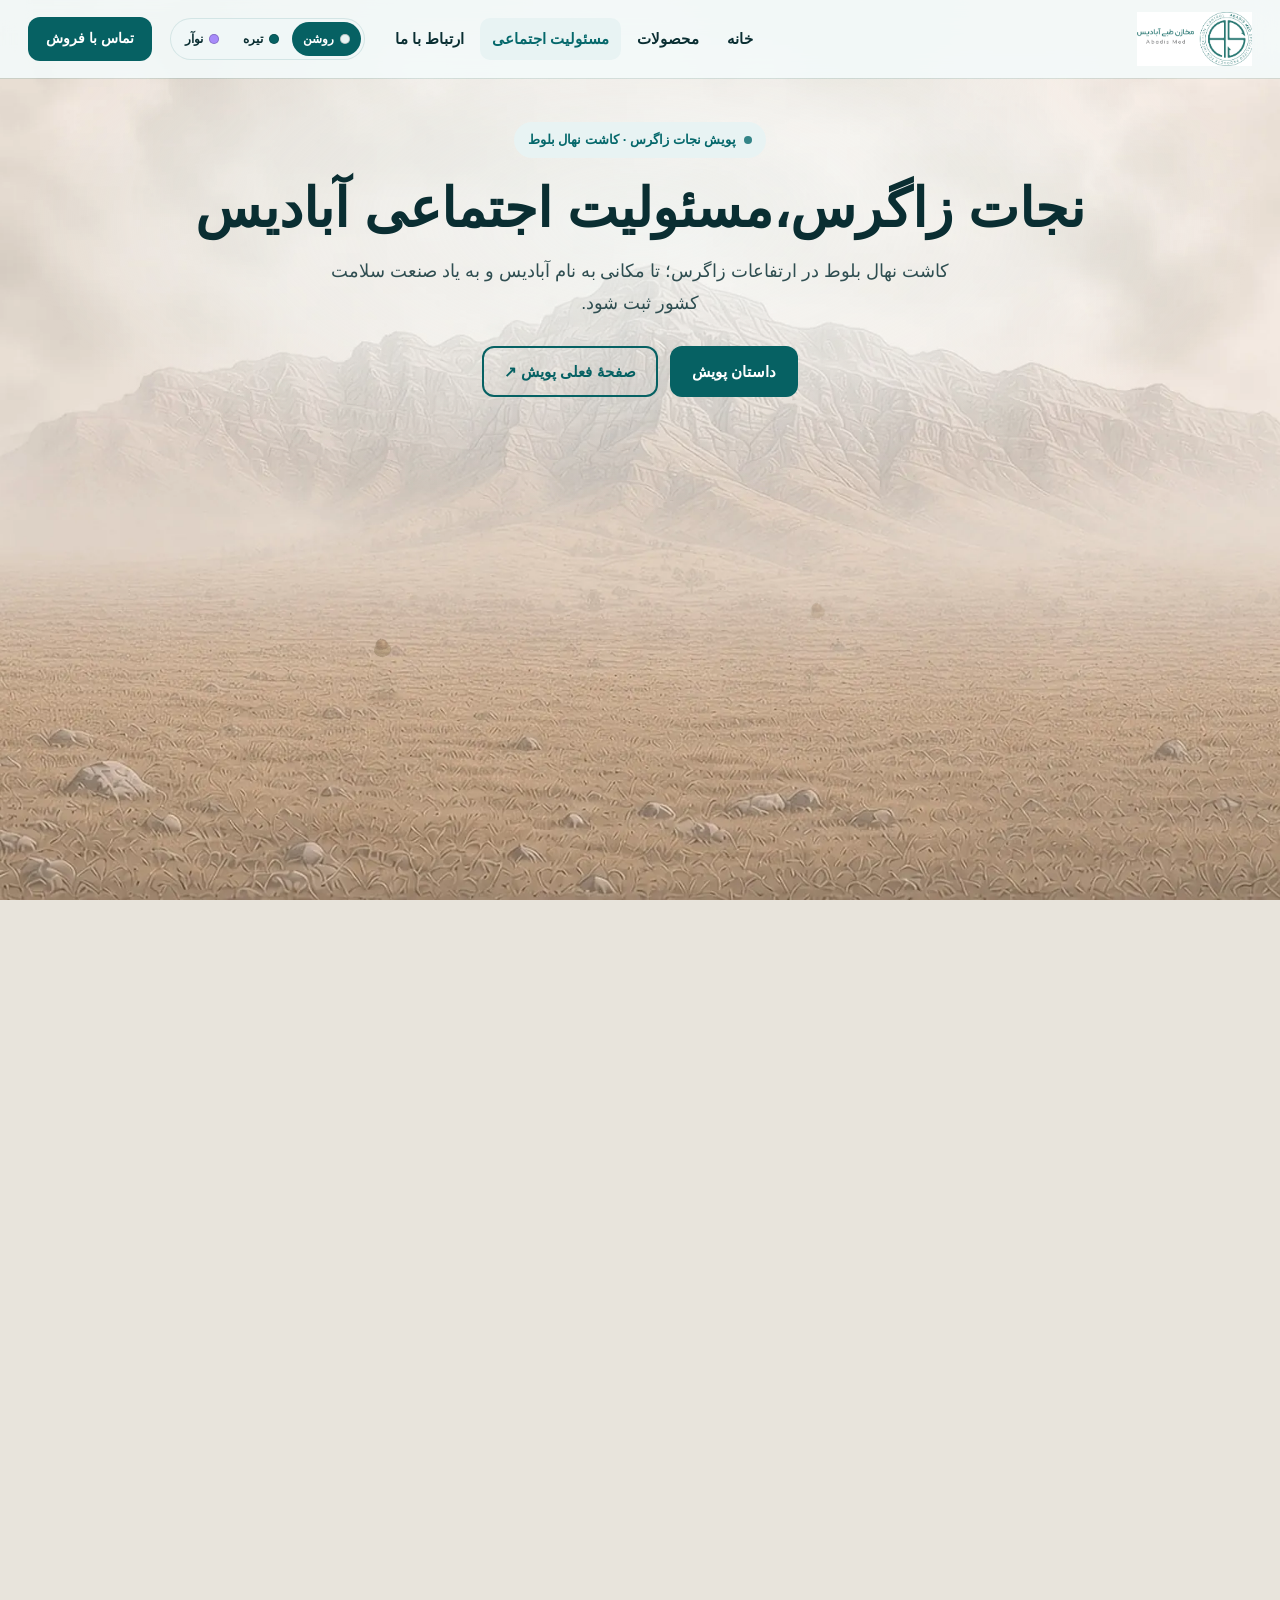
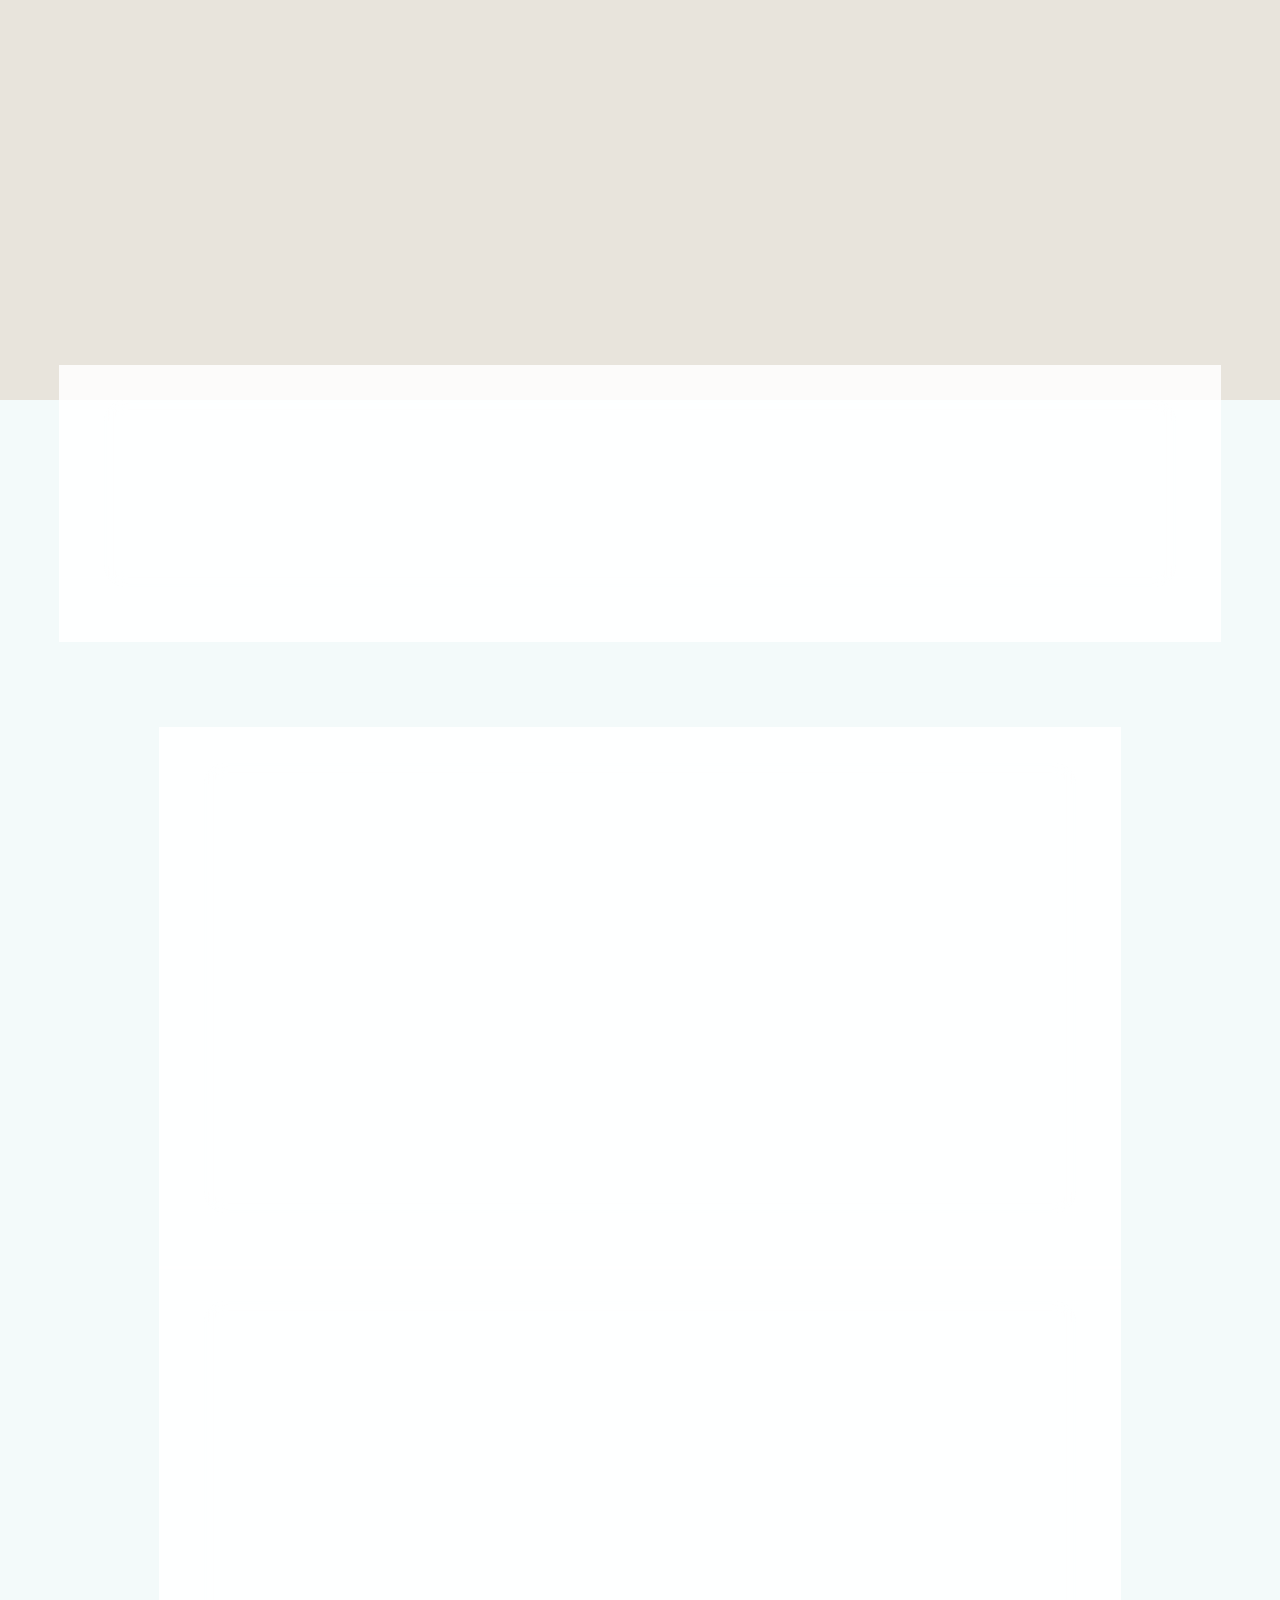
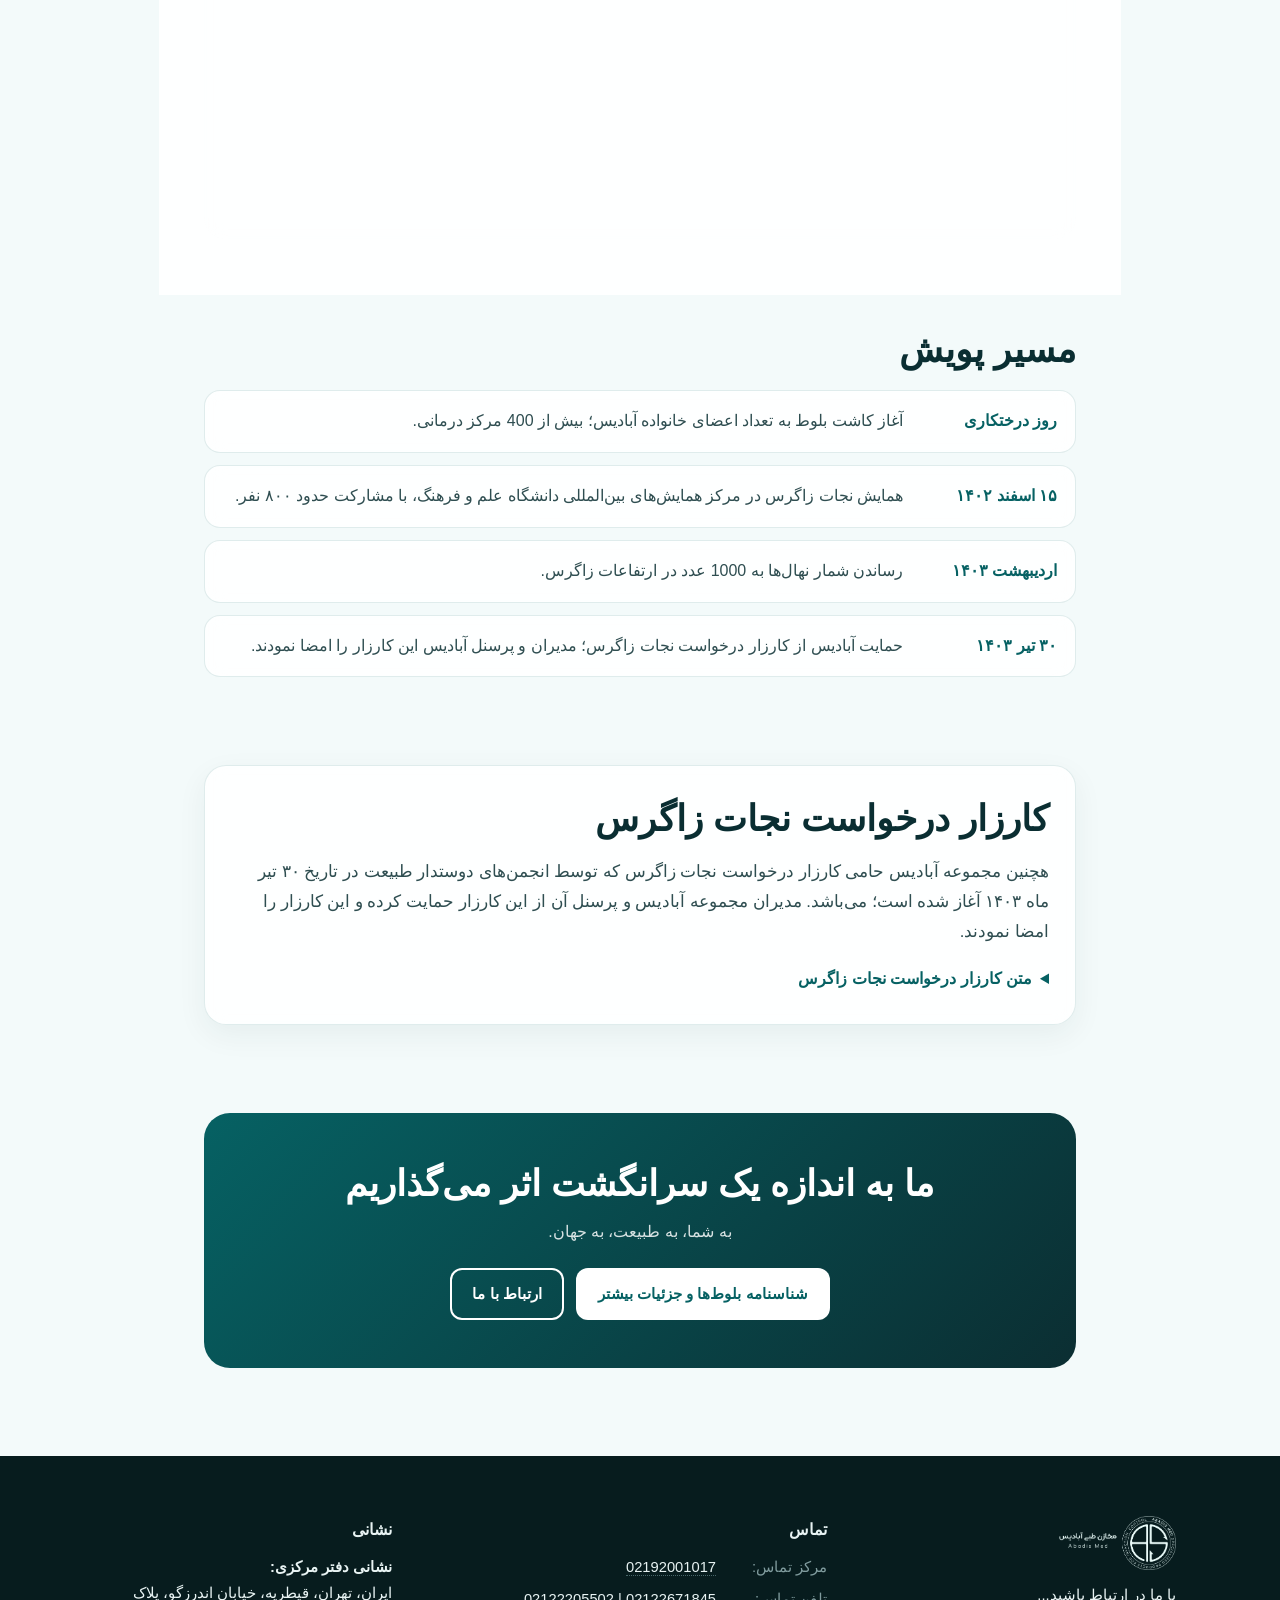
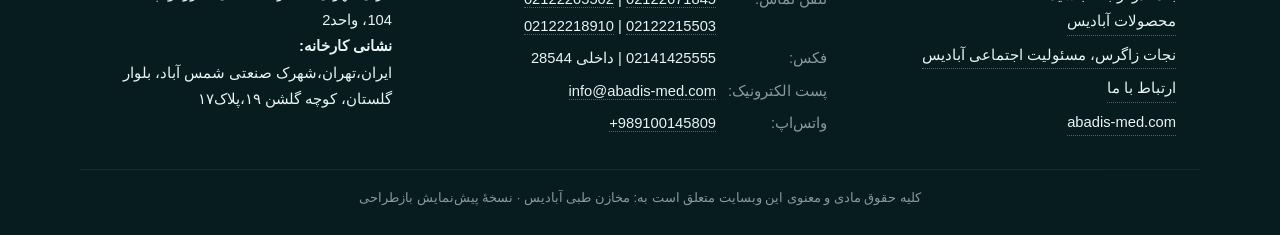
<file: forest-plates-v3/index.html>
<!DOCTYPE html>
<html lang="fa" dir="rtl" data-theme="light">
<head>
<meta charset="UTF-8">
<meta name="viewport" content="width=device-width, initial-scale=1">
<title>نجات زاگرس، مسئولیت اجتماعی آبادیس</title>
<meta name="description" content="پویش نجات زاگرس؛ کاشت نهال بلوط در ارتفاعات زاگرس به نام آبادیس و به یاد صنعت سلامت کشور.">
<meta name="robots" content="noindex,nofollow">
<meta name="theme-color" content="#e8f3f3">
<script>(function(){var t;try{var q=new URLSearchParams(location.search).get('theme');if(q){localStorage.setItem('abadis-theme',q)}t=localStorage.getItem('abadis-theme')}catch(e){}if(!t&&window.matchMedia&&matchMedia('(prefers-color-scheme: dark)').matches)t='dark';var d=document.documentElement;d.dataset.theme=(t==='dark'||t==='noir')?t:'light';d.classList.add('js')})();</script>
<link rel="icon" href="./favicon.ico" sizes="any">
<link rel="icon" type="image/png" sizes="32x32" href="./assets/img/favicon-32.png">
<link rel="apple-touch-icon" href="./assets/img/apple-touch-icon.png">
<meta property="og:locale" content="fa_IR"><meta property="og:site_name" content="مخازن طبی آبادیس">
<meta property="og:title" content="نجات زاگرس، مسئولیت اجتماعی آبادیس"><meta property="og:description" content="پویش نجات زاگرس؛ کاشت نهال بلوط در ارتفاعات زاگرس به نام آبادیس و به یاد صنعت سلامت کشور.">
<meta property="og:image" content="./assets/img/og-image.jpg">
<link rel="preload" href="https://siaamak-ghodsi.github.io/abadis-scroll-scrub-demo/redesign/assets/fonts/kalameh/KalamehWeb-FaNum-Regular.woff2" as="font" type="font/woff2" crossorigin>
<link rel="preload" href="https://siaamak-ghodsi.github.io/abadis-scroll-scrub-demo/redesign/assets/fonts/kalameh/KalamehWeb-FaNum-Black.woff2" as="font" type="font/woff2" crossorigin>
<link rel="preconnect" href="https://siaamak-ghodsi.github.io" crossorigin>
<link rel="stylesheet" href="./assets/css/site.css">
<link rel="stylesheet" href="./zagros-hero.css">
<link rel="stylesheet" href="./pack.css?v=3">
<style>
  /* hide the root-page wooden markers; forest packing draws plates-only */
  #zhMarks { display: none !important; }
  /* evening: plates stay readable but dim under dusk */
  [data-theme="dark"] .zh-pack-stake .plate,
  [data-theme="noir"] .zh-pack-stake .plate {
    background: repeating-linear-gradient(0deg, rgba(90,66,44,.08) 0 1px, transparent 1px 3px),
      linear-gradient(180deg, #e2d4b6, #cdbb98);
    border-color: rgba(70,52,34,.55);
    box-shadow: 0 1px 0 rgba(255,244,220,.28) inset, 0 2px 6px rgba(0,0,0,.30);
    color: #082427;
  }
</style>
<link rel="preload" as="image" href="./img/hero/bg-dry.webp" type="image/webp">
<link rel="preload" href="./assets/img/zagros-koh.jpg" as="image">
<script>if (window.matchMedia && matchMedia('(prefers-reduced-motion: reduce)').matches) document.documentElement.classList.add('zh-reduced');</script>
<noscript><style>.zh-track{height:auto}.zh-stage{position:relative}.zh-bg-green{opacity:1}.zh-canister{opacity:1;transform:translate3d(-50%,0,0)}.zh-hint{display:none}</style></noscript>
</head>
<body>
<a class="skip" href="#main">پرش به محتوا</a>
<header class="header solid" id="header">
  <a class="logo" href="https://siaamak-ghodsi.github.io/abadis-scroll-scrub-demo/redesign/" aria-label="مخازن طبی آبادیس — خانه">
    <img class="lg-light" src="./assets/img/abadis-logo.png" width="658" height="309" alt="مخازن طبی آبادیس">
    <img class="lg-dark" src="./assets/img/abadis-logo-on-teal.png" width="670" height="309" alt="مخازن طبی آبادیس">
  </a>
  <button class="menu-btn" type="button" aria-expanded="false" aria-controls="mainNav">منو</button>
  <nav class="nav" id="mainNav" aria-label="منوی اصلی"><a href="https://siaamak-ghodsi.github.io/abadis-scroll-scrub-demo/redesign/">خانه</a><a href="https://siaamak-ghodsi.github.io/abadis-scroll-scrub-demo/redesign/products/">محصولات</a><a href="./" aria-current="page">مسئولیت اجتماعی</a><a href="https://siaamak-ghodsi.github.io/abadis-scroll-scrub-demo/redesign/contact/">ارتباط با ما</a></nav>
  <div class="theme-switch" role="group" aria-label="حالت نمایش">
    <button type="button" data-set="light" aria-pressed="true"><span class="dot"></span>روشن</button>
    <button type="button" data-set="dark" aria-pressed="false"><span class="dot"></span>تیره</button>
    <button type="button" data-set="noir" aria-pressed="false"><span class="dot"></span>نوآر</button>
  </div>
  <a class="header-cta" href="https://siaamak-ghodsi.github.io/abadis-scroll-scrub-demo/redesign/contact/">تماس با فروش</a>
</header>
<div class="csr-bg" data-src="./assets/img/zagros-koh.jpg" aria-hidden="true"></div>
<div class="csr-veil" aria-hidden="true"></div>
<main id="main" class="csr-page">
  <div class="zh-track" id="hero">
    <div class="zh-stage" id="zhStage">
      <div class="zh-bg" aria-hidden="true">
        <picture>
          <source type="image/webp" srcset="./img/hero/bg-dry-1280.webp 1280w, ./img/hero/bg-dry.webp 1920w" sizes="(max-aspect-ratio: 16/9) 177.78vh, 100vw">
          <img class="zh-bg-layer zh-bg-dry" src="./img/hero/bg-dry.jpg" srcset="./img/hero/bg-dry-1280.jpg 1280w, ./img/hero/bg-dry.jpg 1920w" sizes="(max-aspect-ratio: 16/9) 177.78vh, 100vw" alt="" width="1920" height="1080" decoding="async" fetchpriority="high">
        </picture>
        <picture>
          <source type="image/webp" srcset="./img/hero/bg-mid-1280.webp 1280w, ./img/hero/bg-mid.webp 1920w" sizes="(max-aspect-ratio: 16/9) 177.78vh, 100vw">
          <img class="zh-bg-layer zh-bg-mid" src="./img/hero/bg-mid.jpg" srcset="./img/hero/bg-mid-1280.jpg 1280w, ./img/hero/bg-mid.jpg 1920w" sizes="(max-aspect-ratio: 16/9) 177.78vh, 100vw" alt="" width="1920" height="1080" decoding="async">
        </picture>
        <picture>
          <source type="image/webp" srcset="./img/hero/bg-green-1280.webp 1280w, ./img/hero/bg-green.webp 1920w" sizes="(max-aspect-ratio: 16/9) 177.78vh, 100vw">
          <img class="zh-bg-layer zh-bg-green" src="./img/hero/bg-green.jpg" srcset="./img/hero/bg-green-1280.jpg 1280w, ./img/hero/bg-green.jpg 1920w" sizes="(max-aspect-ratio: 16/9) 177.78vh, 100vw" alt="" width="1920" height="1080" decoding="async">
        </picture>
      </div>
      <div class="zh-spots" id="zhSpots" aria-hidden="true"></div>
      <div class="zh-marks" id="zhMarks" aria-hidden="true"></div>
      <canvas class="zh-pack" id="zhPack" aria-hidden="true"></canvas>
      <div class="zh-pack-fg" id="zhPackFg" aria-hidden="true"></div>
      <div class="zh-canister" id="zhCanister" aria-hidden="true">
        <span class="zh-canister-glow"></span>
        <picture>
          <source type="image/webp" srcset="./img/hero/canister.webp">
          <img src="./img/hero/canister.png" alt="" width="399" height="900" decoding="async">
        </picture>
      </div>
      <div class="zh-dusk" aria-hidden="true"></div>
      <div class="zh-veil" aria-hidden="true"></div>
      <div class="zh-exit" id="zhExit" aria-hidden="true"></div>
      <section class="csr-hero" aria-label="نجات زاگرس">
        <div>
          <span class="chip">پویش نجات زاگرس · کاشت نهال بلوط</span>
          <h1>نجات زاگرس،‌مسئولیت اجتماعی آبادیس</h1>
          <p class="lead">کاشت نهال بلوط در ارتفاعات زاگرس؛ تا مکانی به نام آبادیس و به یاد صنعت سلامت کشور ثبت شود.</p>
          <div class="hero-actions" style="justify-content:center"><a class="btn btn-primary" href="#story">داستان پویش</a><a class="btn btn-ghost" href="https://abadis-med.com/%D9%86%D8%AC%D8%A7%D8%AA-%D8%B2%D8%A7%DA%AF%D8%B1%D8%B3%D8%8C%D9%85%D8%B3%D8%A6%D9%88%D9%84%DB%8C%D8%AA-%D8%A7%D8%AC%D8%AA%D9%85%D8%A7%D8%B9%DB%8C-%D8%A2%D8%A8%D8%A7%D8%AF%DB%8C%D8%B3/" target="_blank" rel="noopener" style="color:var(--brand)">صفحهٔ فعلی پویش ↗</a></div>
        </div>
      </section>
      <div class="zh-hint" id="zhHint" aria-hidden="true"><i></i></div>
    </div>
  </div>

  <section class="section" style="padding-top:0"><div class="wrap">
    <div class="glass csr-stats reveal">
      <div class="stat"><strong>۱۰۰۰</strong><span>نهال بلوط تا اردیبهشت ۱۴۰۳</span></div>
      <div class="stat"><strong>+۴۰۰</strong><span>مرکز درمانی؛ اعضای خانواده آبادیس</span></div>
      <div class="stat"><strong>۸۰۰</strong><span>نفر شرکت‌کننده در همایش نجات زاگرس</span></div>
    </div>
  </div></section>

  <section class="section" id="story"><div class="wrap" style="max-width:920px">
    <div class="glass prose reveal">
      <h2 style="margin-bottom:14px">زاگرس</h2>
      <p>جنگل‌های زاگرس به‌عنوان یکی از مهم‌ترین ذخایر اکولوژیکی کشور، طی سال‌های گذشته به دلایل متعددی از جمله آتش‌سوزی‌های گسترده، کشاورزی غیر اصولی و فعالیت‌های انسانی، دچار خسارت‌های جبران‌ناپذیری شده‌اند. طبق آمار، تنها در سال ۱۳۹۵ بیش از ۷۵ مورد آتش‌سوزی منجر به نابودی حدود ۹۵۰ هکتار از جنگل‌های زاگرس شد.</p>
      <p>همایش نجات زاگرس فرصتی است برای طرح یک راهکار عملیاتی، ویژه ی جنگل‌های زاگرس در راستای حفظ و نگهداری و احیاء جنگل های سوخته و جوان سازی جنگل های کهنسال. این راهکار از طریق کاشت هزارن نهال بلوط شروع می شود.</p>
      <p>بدین جهت آبادیس قدم بزرگی در راستای مسئولیت اجتماعی خود برداشت و با همکاری شرکت ایده‌پردازان نواندیش فردا با نام تجاری (<span class="latin">Dpaper</span>) برای نجات زاگرس به تعداد اعضای خانواده خود که بیش از 400 مرکز درمانی می باشد؛ با کاشت بلوط در روز درختکاری اثرگذاری خود را به طبیعت اثبات کرد و تا اردیبهشت سال 1403 به تعداد 1000 عدد می‌رساند تا در ارتفاعات زاگرس مکانی به نام آبادیس و به یاد صنعت سلامت کشور ثبت شود.</p>
    </div>
  </div></section>

  <section class="section" style="padding-top:0"><div class="wrap" style="max-width:920px">
    <div class="glass prose reveal">
      <h2 style="margin-bottom:14px">همایش نجات زاگرس</h2>
      <p>در تاریخ سه‌شنبه ۱۵ اسفندماه ۱۴۰۲، همزمان با روز درختکاری، همایش نجات زاگرس با حضور فعالان محیط زیست، متخصصان حوزه منابع طبیعی و حامیان این حرکت مردمی در مرکز همایش‌های بین‌المللی دانشگاه علم و فرهنگ برگزار شد. این رویداد به‌صورت حضوری و آنلاین و با مشارکت حدود ۸۰۰ نفر از علاقه‌مندان و کنشگران حوزه محیط زیست برگزار گردید.</p>
      <p>علاوه بر شرکت مخازن طبی آبادیس، شرکت شاتل، دیگر برندهای فعال بخش خصوصی و جمعی از هنرمندان مطرح کشور نیز از حامیان این رویداد و پروژه بزرگ کاشت بلوط در زاگرس بودند.</p>
      <p>در این همایش، بزرگانی که دغدغه حفاظت از محیط زیست را دارند، به سخنرانی و تبادل نظر پرداختند و تأکید کردند که مشارکت صنایع در پویش‌های محیط‌زیستی، گامی مهم در جهت توسعه پایدار است.</p>
      <p>مدیران مخازن طبی آبادیس به پاس همکاری با مراکز درمانی از سال‌های گذشته و همچنین اهدای لوح کاشت نهال بلوط در زاگرس به نام بیمارستان‌های پیشرو در کنترل عفونت به صورت حضوری با روسا و مدیران بیمارستان‌ها دیدار کردند.</p>
      <p>این دیدارها مورد استقبال فراوان رؤسای بیمارستان‌ها قرار گرفت؛ و رؤسای بیمارستان‌ها برای همراهی و همدلی، پویش آبادیس در راستای حفظ محیط زیست و نجات زاگرس را حمایت کردند.</p>
    </div>
  </div></section>

  <section class="section" style="padding-top:0"><div class="wrap" style="max-width:920px">
    <h2 class="reveal" style="margin-bottom:16px">مسیر پویش</h2>
    <div class="timeline">
      <div class="tl reveal"><time>روز درختکاری</time><p>آغاز کاشت بلوط به تعداد اعضای خانواده آبادیس؛ بیش از 400 مرکز درمانی.</p></div>
      <div class="tl reveal"><time>۱۵ اسفند ۱۴۰۲</time><p>همایش نجات زاگرس در مرکز همایش‌های بین‌المللی دانشگاه علم و فرهنگ، با مشارکت حدود ۸۰۰ نفر.</p></div>
      <div class="tl reveal"><time>اردیبهشت ۱۴۰۳</time><p>رساندن شمار نهال‌ها به 1000 عدد در ارتفاعات زاگرس.</p></div>
      <div class="tl reveal"><time>۳۰ تیر ۱۴۰۳</time><p>حمایت آبادیس از کارزار درخواست نجات زاگرس؛ مدیران و پرسنل آبادیس این کارزار را امضا نمودند.</p></div>
    </div>
  </div></section>

  <section class="section" style="padding-top:0"><div class="wrap" style="max-width:920px">
    <div class="glass prose reveal">
      <h2 style="margin-bottom:14px">کارزار درخواست نجات زاگرس</h2>
      <p>هچنین مجموعه آبادیس حامی کارزار درخواست نجات زاگرس که توسط انجمن‌های دوستدار طبیعت در تاریخ ۳۰ تیر ماه ۱۴۰۳ آغاز شده است؛ می‌باشد. مدیران مجموعه آبادیس و پرسنل آن از این کارزار حمایت کرده و این کارزار را امضا نمودند.</p>
      <details class="letter">
        <summary>متن کارزار درخواست نجات زاگرس</summary>
        <p>جناب آقای دکتر پزشکیان ریاست محترم جمهوری اسلامی ایران</p>
        <p>با سلام و احترام و تبریک انتخاب شایسته جنابعالی به ریاست دولت چهاردهم،</p>
        <p>قطعاً استحضار دارید که «زاگرس»، این کهن زیستگاه تمدن ایرانی، در معرض خطر جدی نابودی قرار دارد. آتش‌سوزی‌های مهلک و پیاپی از کهگیلویه و بویراحمد و لرستان تا کرمانشاه و کردستان و آذربایجان، هر ساله هزاران میلیارد تومان خسارت به منابع ملی کشور وارد می‌آورد. با توجه به وابستگی حیات طبیعی ایران به جنگل‌های زاگرس، اثرات مخرب این آتش‌سوزی‌ها به‌ویژه در این جنگل‌ها مشهودتر است.</p>
        <p>۱. ذخایر زیرزمینی آب زاگرس، اصلی‌ترین منابع آبی کشور را تشکیل می‌دهند و نفوذ و تجمع آب در این لایه‌ها به واسطه جنگل‌ها و پوشش گیاهی زاگرس ممکن می‌شود.</p>
        <p>۲. جنگل‌های زاگرس به عنوان فیلتر طبیعی برای جلوگیری از وزش غبار به ایران مرکزی و تعدیل‌کننده اکوسیستم حرارتی و رطوبتی کشور عمل می‌کنند. این جنگل‌ها جذب‌کننده ابرهای باران‌زا به تمام پهنه کشور هستند و ارزش آنها به عنوان بخشی از سرمایه ملی و ذخیرگاه حیاتی و گیاهی و جانوری کشور غیرقابل انکار است. هم‌اکنون یک چهارم از سکونتگاه‌های شهری و روستایی ایران در دامنه‌ها و دشت‌های میانی زاگرس از آذربایجان تا خلیج فارس استقرار یافته‌اند.</p>
        <p>از شما و دولت دانش‌محور جنابعالی تقاضا داریم به‌طور فوری و کارشناسانه به این مسأله ورود کنید. برای همفکری با شما و دولت محترم، رئوس پیشنهادات ما به شرح زیر است:</p>
        <p>۱. تجهیز ادارات منابع طبیعی استان‌های حوزه زاگرس به ادوات و تجهیزات پیشرفته برای مقابله سریع با حریق.</p>
        <p>۲. تهیه و تأمین هواپیماها و هلی‌کوپترهای آب‌پاش از شرکت‌های داخلی و خارجی در فصل تابستان که در آماده‌باش کامل برای ادارات منابع طبیعی یا مدیریت بحران استان‌ها، به ویژه استان کرمانشاه، قرار گیرد.</p>
        <p>۳. استفاده فوری از هلی‌کوپترهای در اختیار هلال‌احمر، هوانیروز و سپاه برای اطفاء حریق جنگل‌ها و تجهیز آنها در اختیار ادارات کل منابع طبیعی و سرجنگلداری قرار داده شود.</p>
        <p>۴. به عنوان یک طرح اضطراری و پیشتاز، لازم است تعداد کافی پست‌های اطفاء حریق و حفاظت از جنگل‌ها با قابلیت پوشش منطقه‌ای و تجهیزات کافی در مناطق خطرزا احداث شود. در مرحله اول، احداث ۱۰ پست در استان کرمانشاه ضروری به نظر می‌رسد.</p>
        <p>۵. سازماندهی روستانشینان منطقه و تأمین تجهیزات لازم برای واکنش و مقابله سریع با آتش‌سوزی‌ها و به رسمیت شناختن این تشکل‌ها که به تجربه کارآیی خود را اثبات کرده‌اند، از جمله اقدامات اساسی و پیشگام خواهد بود.</p>
        <p>۶. لازم است نقشه پهنه‌بندی خطر آتش‌سوزی برای استان کرمانشاه (و سایر استان‌های حوزه زاگرس) تهیه شده و چگونگی واکنش و دسترسی سریع به این مناطق در هنگام بروز خطر آموزش داده شود.</p>
        <p>۷. ادارات کل منابع طبیعی با همکاری مدیریت بحران استان باید برنامه ویژه مدیریت بحران آتش‌سوزی جنگل‌های زاگرس را طی مطالعات تخصصی تهیه کرده و در آن ضمن پیش‌بینی و پیش‌نگری کافی، چگونگی اجرای اقدامات اطفاء و ایجاد موانع فیزیکی در مسیر حریق‌ها را ارائه دهند.</p>
        <p>۸. و سرانجام، علت اصلی آتش‌سوزی‌ها خشکسالی و کمبود رطوبت در پهنه زاگرس است. با انتقال شاخه کوچکی از طرح انتقال آب سیروان سردسیری به حوزه زاگرس و ایجاد مقداری رطوبت، حیات گیاهی پوشش سبز زاگرس تداوم بهتری خواهد یافت. این پیشنهاد لازم است توسط وزارت نیرو، وزارت جهاد کشاورزی و سازمان جنگل‌ها و مراتع کشور مورد مطالعه و اجرایی قرار گیرد.</p>
        <p>در پایان، ما دست در دست شما برای نجات ایران رنجور و خسته، آماده هستیم.</p>
        <p>با احترام و امید به اقدام مؤثر</p>
      </details>
    </div>
  </div></section>

  <section class="section" style="padding-top:0"><div class="wrap" style="max-width:920px">
    <div class="cta-band reveal">
      <h2>ما به اندازه یک سرانگشت اثر می‌گذاریم</h2>
      <p>به شما، به طبیعت، به جهان.</p>
      <div class="cta-actions"><a class="btn btn-light" href="https://abadis-med.com/%D9%86%D8%AC%D8%A7%D8%AA-%D8%B2%D8%A7%DA%AF%D8%B1%D8%B3%D8%8C%D9%85%D8%B3%D8%A6%D9%88%D9%84%DB%8C%D8%AA-%D8%A7%D8%AC%D8%AA%D9%85%D8%A7%D8%B9%DB%8C-%D8%A2%D8%A8%D8%A7%D8%AF%DB%8C%D8%B3/" target="_blank" rel="noopener">شناسنامه بلوط‌ها و جزئیات بیشتر</a><a class="btn btn-ghost" href="https://siaamak-ghodsi.github.io/abadis-scroll-scrub-demo/redesign/contact/">ارتباط با ما</a></div>
    </div>
  </div></section>
</main>
<footer class="site-footer">
  <div class="wrap foot-inner">
    <div>
      <img src="./assets/img/abadis-logo-on-teal.png" width="670" height="309" alt="مخازن طبی آبادیس" loading="lazy">
      <p>با ما در ارتباط باشید...</p>
      <div class="foot-links">
        <a href="https://siaamak-ghodsi.github.io/abadis-scroll-scrub-demo/redesign/products/">محصولات آبادیس</a>
        <a href="./">نجات زاگرس، مسئولیت اجتماعی آبادیس</a>
        <a href="https://siaamak-ghodsi.github.io/abadis-scroll-scrub-demo/redesign/contact/">ارتباط با ما</a>
        <a href="https://abadis-med.com/" target="_blank" rel="noopener">abadis-med.com</a>
      </div>
    </div>
    <div>
      <h3>تماس</h3>
      <dl>
        <dt>مرکز تماس:</dt><dd><a href="tel:+982192001017" dir="ltr">02192001017</a></dd>
        <dt>تلفن تماس:</dt><dd><a href="tel:+982122671845" dir="ltr">02122671845</a> | <a href="tel:+982122205502" dir="ltr">02122205502</a><br><a href="tel:+982122215503" dir="ltr">02122215503</a> | <a href="tel:+982122218910" dir="ltr">02122218910</a></dd>
        <dt>فکس:</dt><dd><span dir="ltr">02141425555</span> | داخلی 28544</dd>
        <dt>پست الکترونیک:</dt><dd><a href="mailto:info@abadis-med.com">info@abadis-med.com</a></dd>
        <dt>واتس‌اپ:</dt><dd><a href="https://wa.me/989100145809" target="_blank" rel="noopener" dir="ltr">+989100145809</a></dd>
      </dl>
    </div>
    <div>
      <h3>نشانی</h3>
      <p><b>نشانی دفتر مرکزی:</b><br>ایران، تهران، قیطریه، خیابان اندرزگو، پلاک 104، واحد2</p>
      <p><b>نشانی کارخانه:</b><br>ایران،تهران،شهرک صنعتی شمس آباد، بلوار گلستان، کوچه گلشن ۱۹،پلاک۱۷</p>
    </div>
  </div>
  <div class="wrap foot-copy">کلیه حقوق مادی و معنوی این وبسایت متعلق است به: مخازن طبی آبادیس · نسخهٔ پیش‌نمایش بازطراحی</div>
</footer>
<script src="./assets/js/site.js" defer></script>
<script src="./pack-common.js?v=3" defer></script>
<script src="./pack-forest.js?v=3" defer></script>
<script src="./zagros-hero.js?v=3" defer></script>

</body>
</html>
</file>
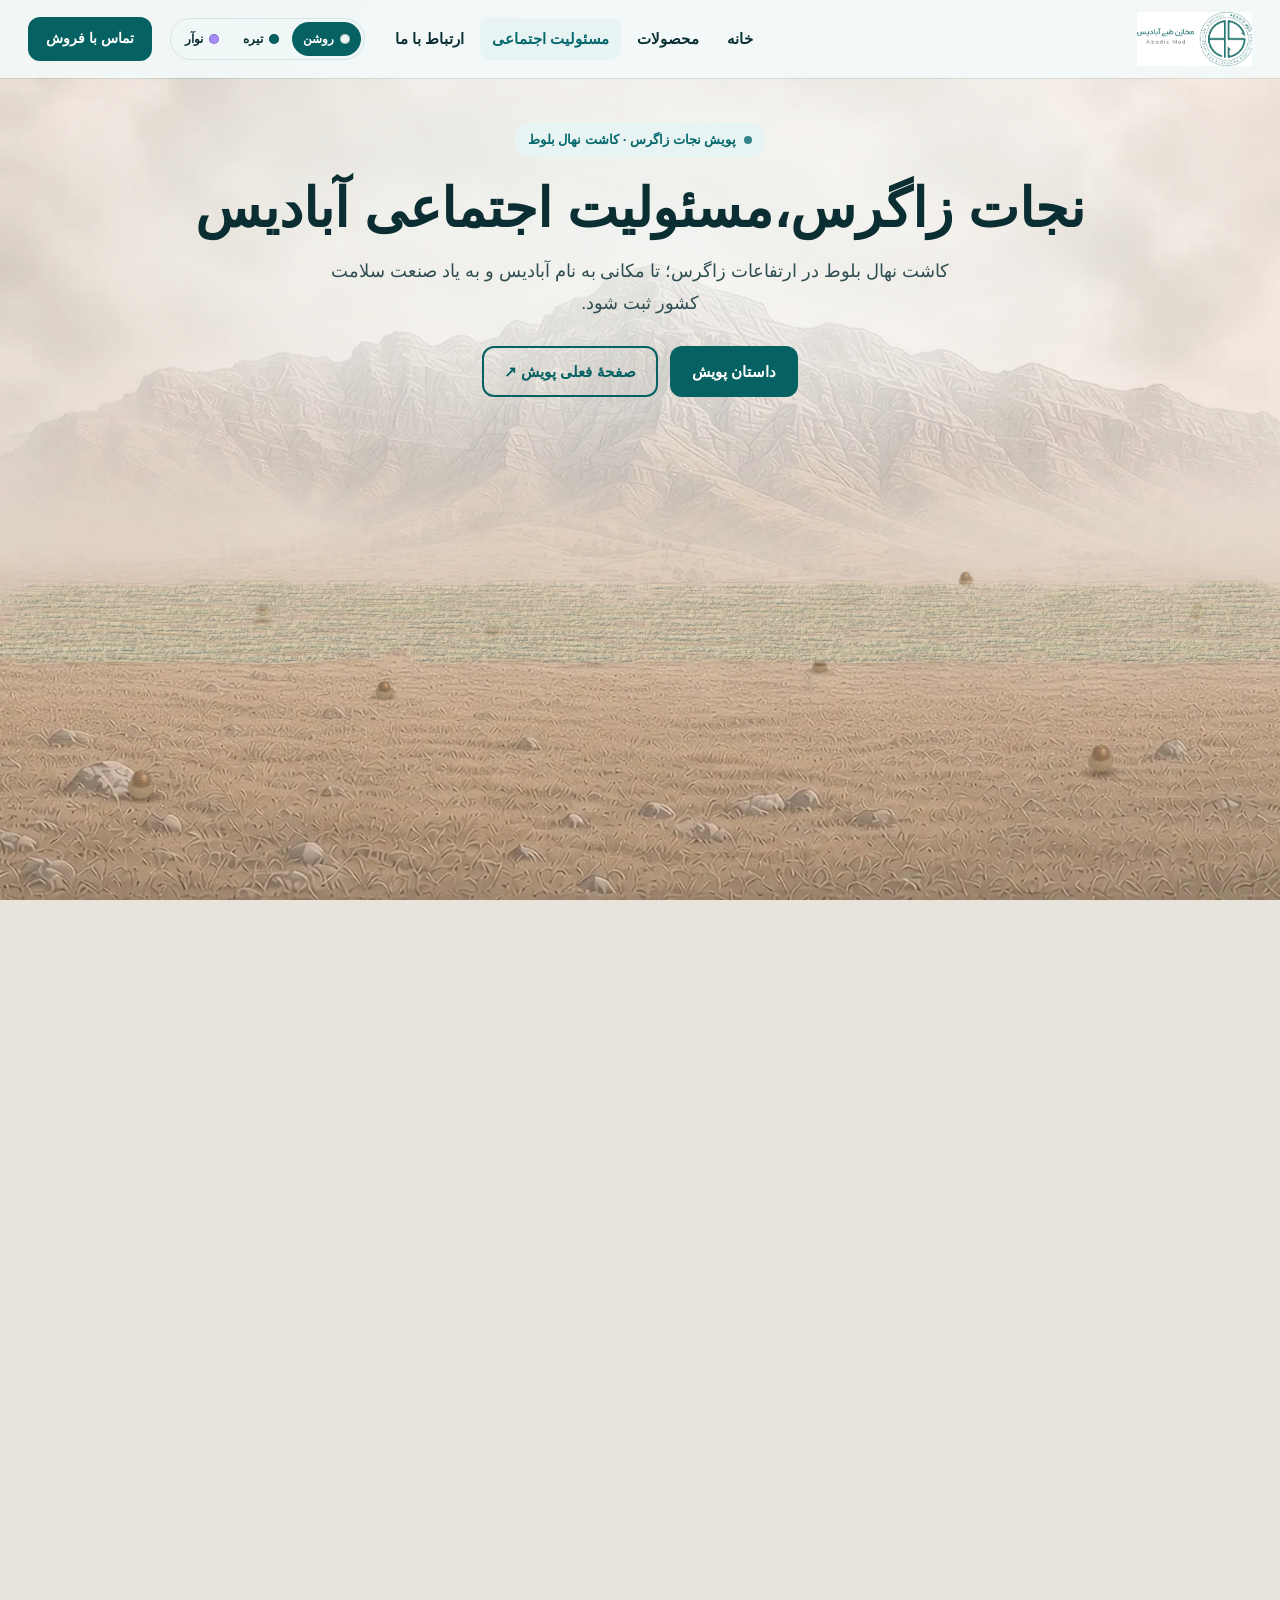
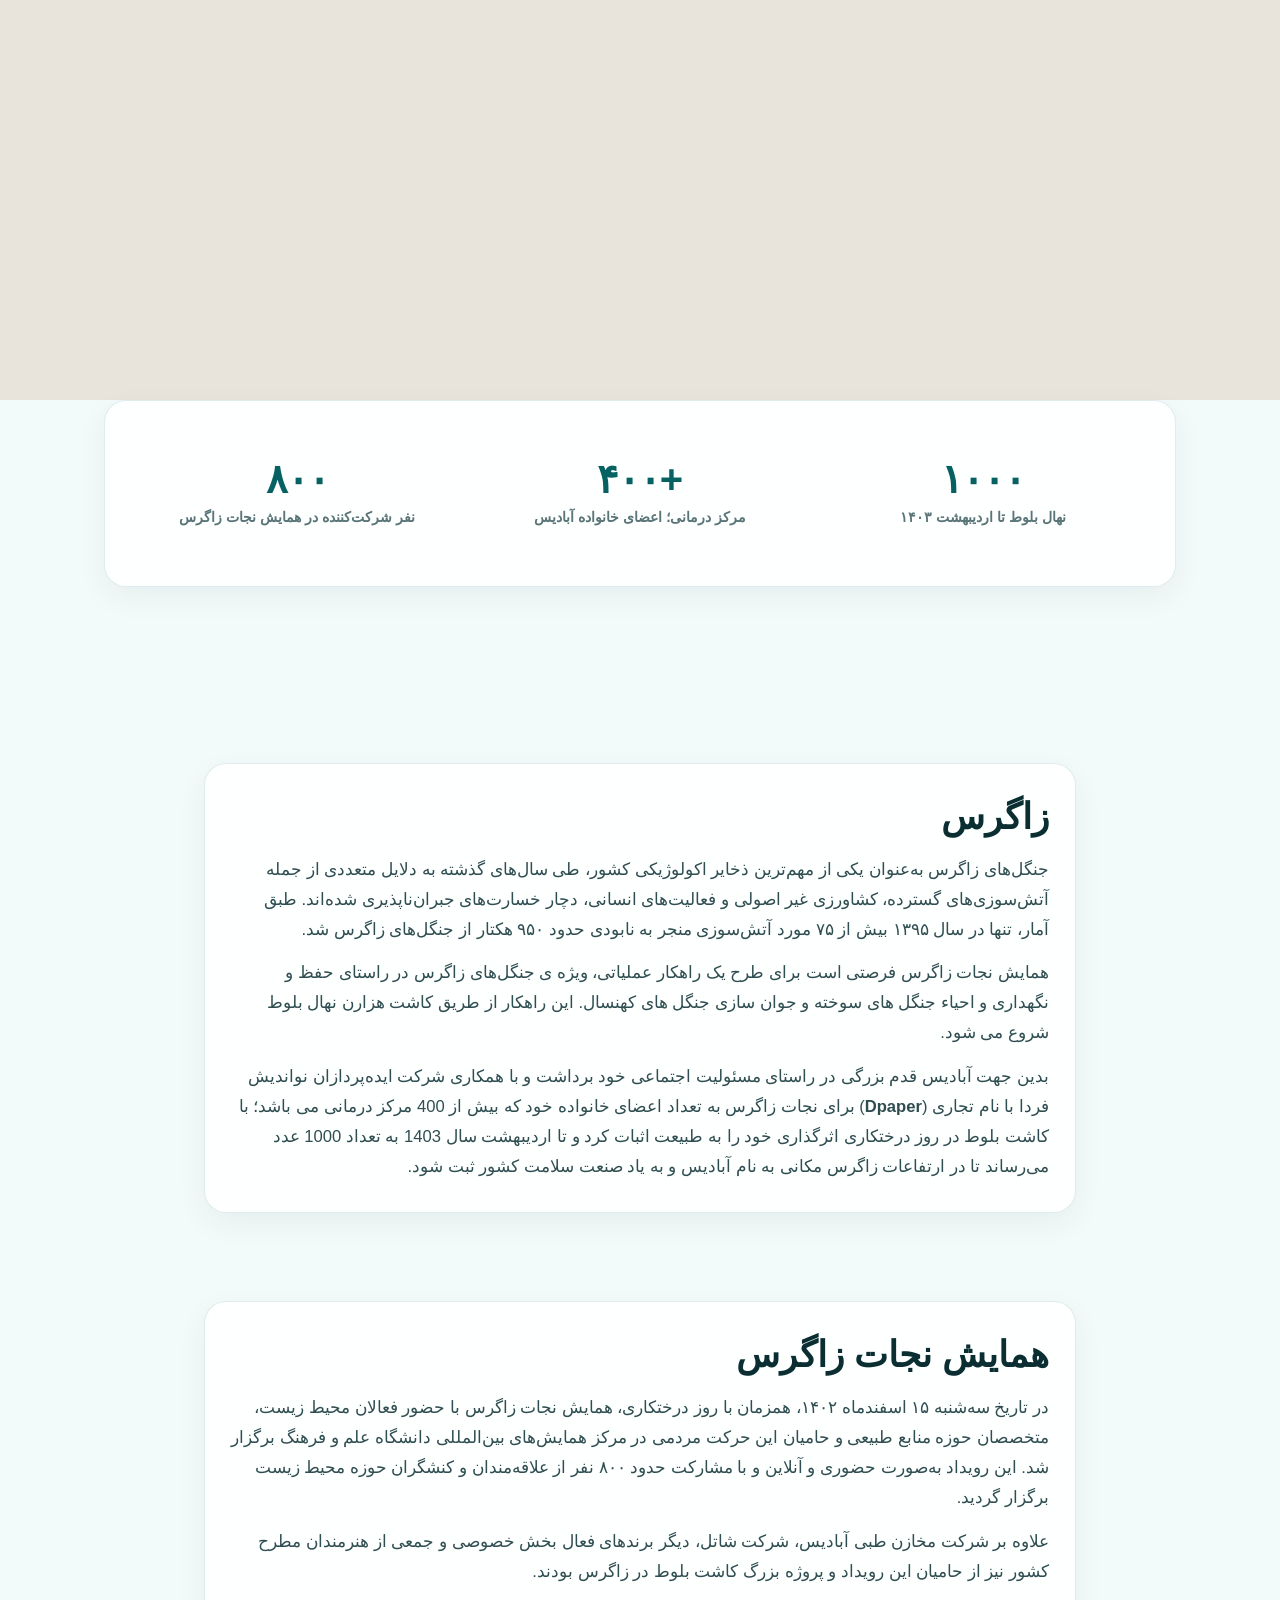
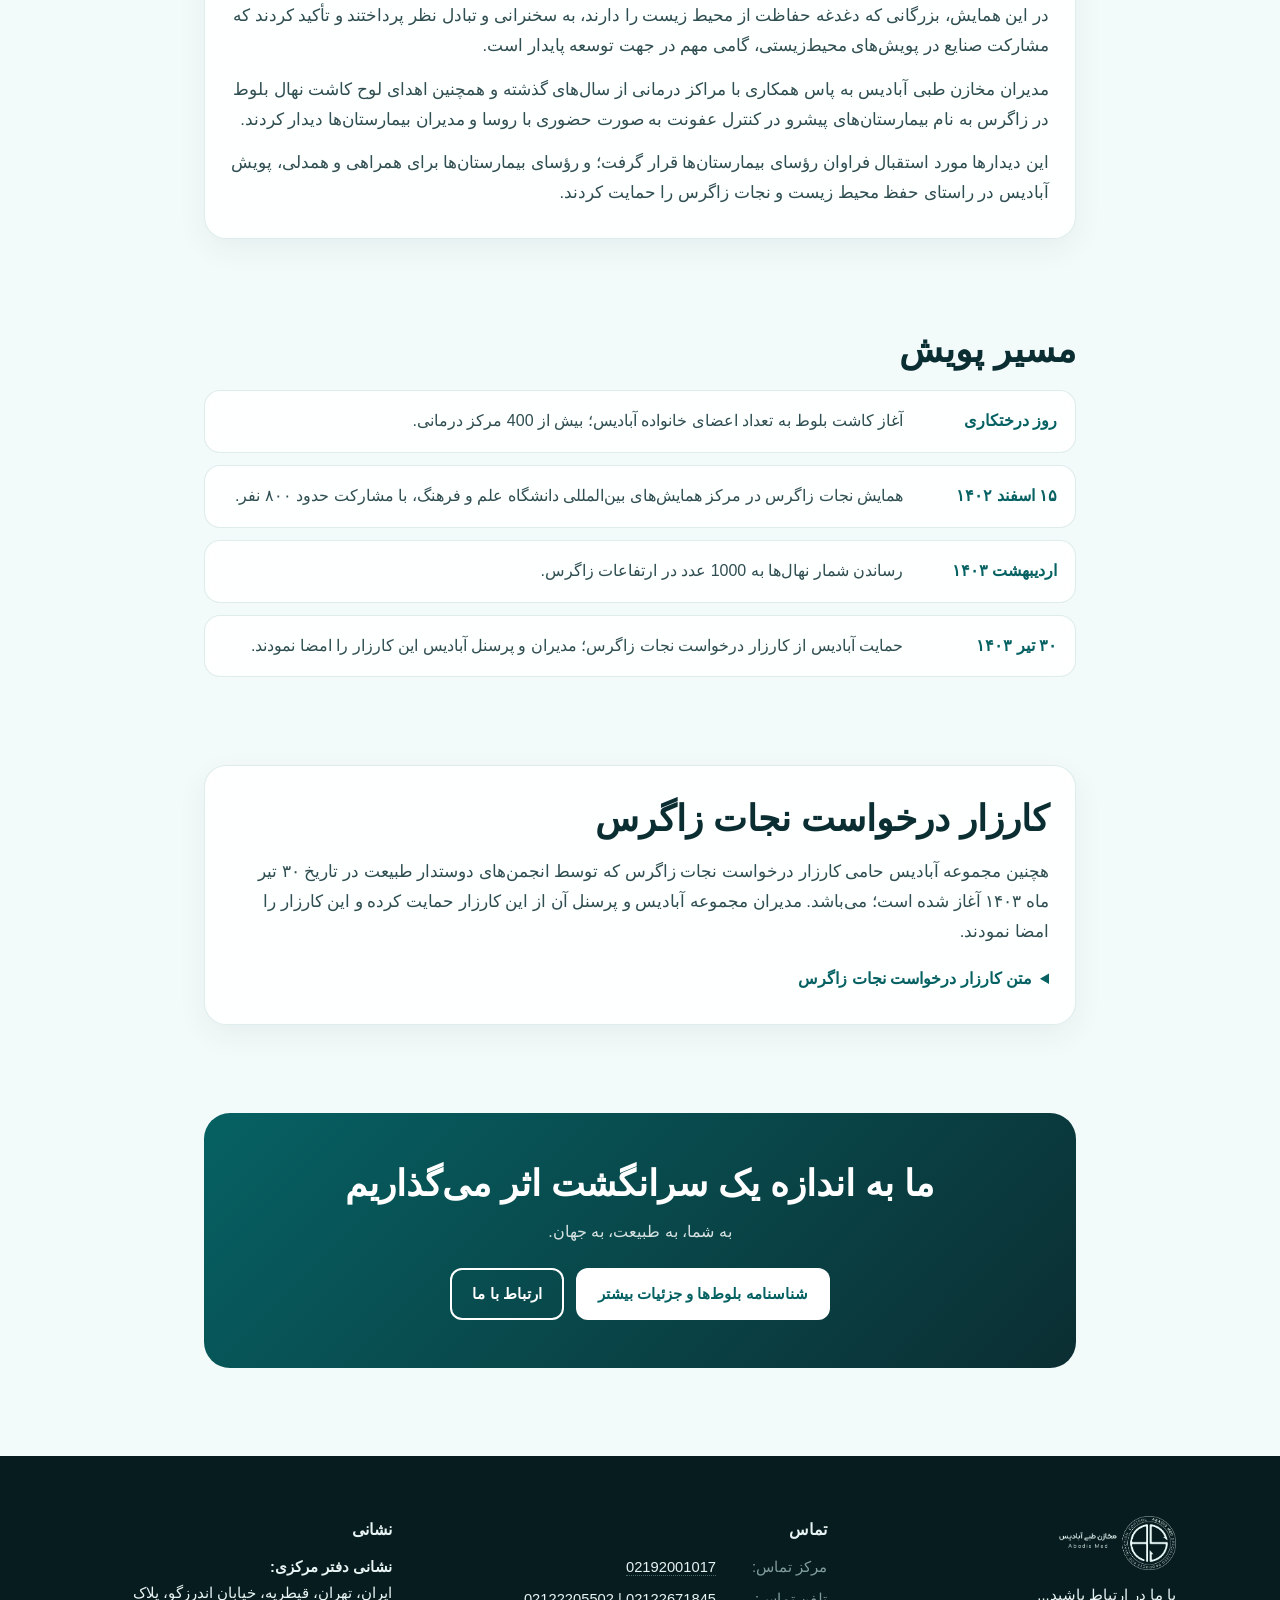
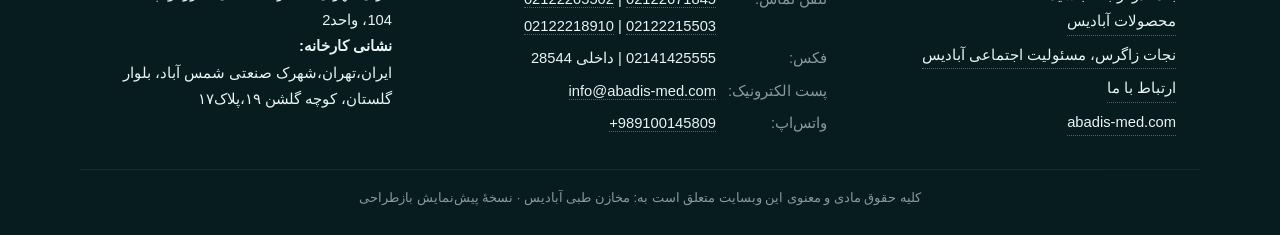
<file: forest-plates/index.html>
<!DOCTYPE html>
<html lang="fa" dir="rtl" data-theme="light">
<head>
<meta charset="UTF-8">
<meta name="viewport" content="width=device-width, initial-scale=1">
<title>نجات زاگرس، مسئولیت اجتماعی آبادیس</title>
<meta name="description" content="پویش نجات زاگرس؛ کاشت نهال بلوط در ارتفاعات زاگرس به نام آبادیس و به یاد صنعت سلامت کشور.">
<meta name="robots" content="noindex,nofollow">
<meta name="theme-color" content="#e8f3f3">
<script>(function(){var t;try{var q=new URLSearchParams(location.search).get('theme');if(q){localStorage.setItem('abadis-theme',q)}t=localStorage.getItem('abadis-theme')}catch(e){}if(!t&&window.matchMedia&&matchMedia('(prefers-color-scheme: dark)').matches)t='dark';var d=document.documentElement;d.dataset.theme=(t==='dark'||t==='noir')?t:'light';d.classList.add('js')})();</script>
<link rel="icon" href="./favicon.ico" sizes="any">
<link rel="icon" type="image/png" sizes="32x32" href="./assets/img/favicon-32.png">
<link rel="apple-touch-icon" href="./assets/img/apple-touch-icon.png">
<meta property="og:locale" content="fa_IR"><meta property="og:site_name" content="مخازن طبی آبادیس">
<meta property="og:title" content="نجات زاگرس، مسئولیت اجتماعی آبادیس"><meta property="og:description" content="پویش نجات زاگرس؛ کاشت نهال بلوط در ارتفاعات زاگرس به نام آبادیس و به یاد صنعت سلامت کشور.">
<meta property="og:image" content="./assets/img/og-image.jpg">
<link rel="preload" href="https://siaamak-ghodsi.github.io/abadis-scroll-scrub-demo/redesign/assets/fonts/kalameh/KalamehWeb-FaNum-Regular.woff2" as="font" type="font/woff2" crossorigin>
<link rel="preload" href="https://siaamak-ghodsi.github.io/abadis-scroll-scrub-demo/redesign/assets/fonts/kalameh/KalamehWeb-FaNum-Black.woff2" as="font" type="font/woff2" crossorigin>
<link rel="preconnect" href="https://siaamak-ghodsi.github.io" crossorigin>
<link rel="stylesheet" href="./assets/css/site.css">
<link rel="stylesheet" href="./zagros-hero.css">
<link rel="stylesheet" href="./pack.css">
<style>
  /* hide the root-page wooden markers; forest packing draws plates-only */
  #zhMarks { display: none !important; }
  /* evening: plates stay readable but dim under dusk */
  [data-theme="dark"] .zh-pack-stake .plate,
  [data-theme="noir"] .zh-pack-stake .plate {
    background: repeating-linear-gradient(0deg, rgba(90,66,44,.08) 0 1px, transparent 1px 3px),
      linear-gradient(180deg, #e2d4b6, #cdbb98);
    border-color: rgba(70,52,34,.55);
    box-shadow: 0 1px 0 rgba(255,244,220,.28) inset, 0 2px 6px rgba(0,0,0,.30);
    color: #082427;
  }
</style>
<link rel="preload" as="image" href="./img/hero/bg-dry.webp" type="image/webp">
<link rel="preload" href="./assets/img/zagros-koh.jpg" as="image">
<script>if (window.matchMedia && matchMedia('(prefers-reduced-motion: reduce)').matches) document.documentElement.classList.add('zh-reduced');</script>
<noscript><style>.zh-track{height:auto}.zh-stage{position:relative}.zh-bg-green{opacity:1}.zh-canister{opacity:1;transform:translate3d(-50%,0,0)}.zh-hint{display:none}</style></noscript>
</head>
<body>
<a class="skip" href="#main">پرش به محتوا</a>
<header class="header solid" id="header">
  <a class="logo" href="https://siaamak-ghodsi.github.io/abadis-scroll-scrub-demo/redesign/" aria-label="مخازن طبی آبادیس — خانه">
    <img class="lg-light" src="./assets/img/abadis-logo.png" width="658" height="309" alt="مخازن طبی آبادیس">
    <img class="lg-dark" src="./assets/img/abadis-logo-on-teal.png" width="670" height="309" alt="مخازن طبی آبادیس">
  </a>
  <button class="menu-btn" type="button" aria-expanded="false" aria-controls="mainNav">منو</button>
  <nav class="nav" id="mainNav" aria-label="منوی اصلی"><a href="https://siaamak-ghodsi.github.io/abadis-scroll-scrub-demo/redesign/">خانه</a><a href="https://siaamak-ghodsi.github.io/abadis-scroll-scrub-demo/redesign/products/">محصولات</a><a href="./" aria-current="page">مسئولیت اجتماعی</a><a href="https://siaamak-ghodsi.github.io/abadis-scroll-scrub-demo/redesign/contact/">ارتباط با ما</a></nav>
  <div class="theme-switch" role="group" aria-label="حالت نمایش">
    <button type="button" data-set="light" aria-pressed="true"><span class="dot"></span>روشن</button>
    <button type="button" data-set="dark" aria-pressed="false"><span class="dot"></span>تیره</button>
    <button type="button" data-set="noir" aria-pressed="false"><span class="dot"></span>نوآر</button>
  </div>
  <a class="header-cta" href="https://siaamak-ghodsi.github.io/abadis-scroll-scrub-demo/redesign/contact/">تماس با فروش</a>
</header>
<div class="csr-bg" data-src="./assets/img/zagros-koh.jpg" aria-hidden="true"></div>
<div class="csr-veil" aria-hidden="true"></div>
<main id="main" class="csr-page">
  <div class="zh-track" id="hero">
    <div class="zh-stage" id="zhStage">
      <div class="zh-bg" aria-hidden="true">
        <picture>
          <source type="image/webp" srcset="./img/hero/bg-dry-1280.webp 1280w, ./img/hero/bg-dry.webp 1920w" sizes="(max-aspect-ratio: 16/9) 177.78vh, 100vw">
          <img class="zh-bg-layer zh-bg-dry" src="./img/hero/bg-dry.jpg" srcset="./img/hero/bg-dry-1280.jpg 1280w, ./img/hero/bg-dry.jpg 1920w" sizes="(max-aspect-ratio: 16/9) 177.78vh, 100vw" alt="" width="1920" height="1080" decoding="async" fetchpriority="high">
        </picture>
        <picture>
          <source type="image/webp" srcset="./img/hero/bg-mid-1280.webp 1280w, ./img/hero/bg-mid.webp 1920w" sizes="(max-aspect-ratio: 16/9) 177.78vh, 100vw">
          <img class="zh-bg-layer zh-bg-mid" src="./img/hero/bg-mid.jpg" srcset="./img/hero/bg-mid-1280.jpg 1280w, ./img/hero/bg-mid.jpg 1920w" sizes="(max-aspect-ratio: 16/9) 177.78vh, 100vw" alt="" width="1920" height="1080" decoding="async">
        </picture>
        <picture>
          <source type="image/webp" srcset="./img/hero/bg-green-1280.webp 1280w, ./img/hero/bg-green.webp 1920w" sizes="(max-aspect-ratio: 16/9) 177.78vh, 100vw">
          <img class="zh-bg-layer zh-bg-green" src="./img/hero/bg-green.jpg" srcset="./img/hero/bg-green-1280.jpg 1280w, ./img/hero/bg-green.jpg 1920w" sizes="(max-aspect-ratio: 16/9) 177.78vh, 100vw" alt="" width="1920" height="1080" decoding="async">
        </picture>
      </div>
      <div class="zh-spots" id="zhSpots" aria-hidden="true"></div>
      <div class="zh-canister" id="zhCanister" aria-hidden="true">
        <span class="zh-canister-glow"></span>
        <picture>
          <source type="image/webp" srcset="./img/hero/canister.webp">
          <img src="./img/hero/canister.png" alt="" width="399" height="900" decoding="async">
        </picture>
      </div>
      <div class="zh-marks" id="zhMarks" aria-hidden="true"></div>
      <canvas class="zh-pack" id="zhPack" aria-hidden="true"></canvas>
      <div class="zh-pack-fg" id="zhPackFg" aria-hidden="true"></div>
      <div class="zh-dusk" aria-hidden="true"></div>
      <div class="zh-veil" aria-hidden="true"></div>
      <div class="zh-exit" id="zhExit" aria-hidden="true"></div>
      <section class="csr-hero" aria-label="نجات زاگرس">
        <div>
          <span class="chip">پویش نجات زاگرس · کاشت نهال بلوط</span>
          <h1>نجات زاگرس،‌مسئولیت اجتماعی آبادیس</h1>
          <p class="lead">کاشت نهال بلوط در ارتفاعات زاگرس؛ تا مکانی به نام آبادیس و به یاد صنعت سلامت کشور ثبت شود.</p>
          <div class="hero-actions" style="justify-content:center"><a class="btn btn-primary" href="#story">داستان پویش</a><a class="btn btn-ghost" href="https://abadis-med.com/%D9%86%D8%AC%D8%A7%D8%AA-%D8%B2%D8%A7%DA%AF%D8%B1%D8%B3%D8%8C%D9%85%D8%B3%D8%A6%D9%88%D9%84%DB%8C%D8%AA-%D8%A7%D8%AC%D8%AA%D9%85%D8%A7%D8%B9%DB%8C-%D8%A2%D8%A8%D8%A7%D8%AF%DB%8C%D8%B3/" target="_blank" rel="noopener" style="color:var(--brand)">صفحهٔ فعلی پویش ↗</a></div>
        </div>
      </section>
      <div class="zh-hint" id="zhHint" aria-hidden="true"><i></i></div>
    </div>
  </div>

  <section class="section" style="padding-top:0"><div class="wrap">
    <div class="glass csr-stats reveal">
      <div class="stat"><strong>۱۰۰۰</strong><span>نهال بلوط تا اردیبهشت ۱۴۰۳</span></div>
      <div class="stat"><strong>+۴۰۰</strong><span>مرکز درمانی؛ اعضای خانواده آبادیس</span></div>
      <div class="stat"><strong>۸۰۰</strong><span>نفر شرکت‌کننده در همایش نجات زاگرس</span></div>
    </div>
  </div></section>

  <section class="section" id="story"><div class="wrap" style="max-width:920px">
    <div class="glass prose reveal">
      <h2 style="margin-bottom:14px">زاگرس</h2>
      <p>جنگل‌های زاگرس به‌عنوان یکی از مهم‌ترین ذخایر اکولوژیکی کشور، طی سال‌های گذشته به دلایل متعددی از جمله آتش‌سوزی‌های گسترده، کشاورزی غیر اصولی و فعالیت‌های انسانی، دچار خسارت‌های جبران‌ناپذیری شده‌اند. طبق آمار، تنها در سال ۱۳۹۵ بیش از ۷۵ مورد آتش‌سوزی منجر به نابودی حدود ۹۵۰ هکتار از جنگل‌های زاگرس شد.</p>
      <p>همایش نجات زاگرس فرصتی است برای طرح یک راهکار عملیاتی، ویژه ی جنگل‌های زاگرس در راستای حفظ و نگهداری و احیاء جنگل های سوخته و جوان سازی جنگل های کهنسال. این راهکار از طریق کاشت هزارن نهال بلوط شروع می شود.</p>
      <p>بدین جهت آبادیس قدم بزرگی در راستای مسئولیت اجتماعی خود برداشت و با همکاری شرکت ایده‌پردازان نواندیش فردا با نام تجاری (<span class="latin">Dpaper</span>) برای نجات زاگرس به تعداد اعضای خانواده خود که بیش از 400 مرکز درمانی می باشد؛ با کاشت بلوط در روز درختکاری اثرگذاری خود را به طبیعت اثبات کرد و تا اردیبهشت سال 1403 به تعداد 1000 عدد می‌رساند تا در ارتفاعات زاگرس مکانی به نام آبادیس و به یاد صنعت سلامت کشور ثبت شود.</p>
    </div>
  </div></section>

  <section class="section" style="padding-top:0"><div class="wrap" style="max-width:920px">
    <div class="glass prose reveal">
      <h2 style="margin-bottom:14px">همایش نجات زاگرس</h2>
      <p>در تاریخ سه‌شنبه ۱۵ اسفندماه ۱۴۰۲، همزمان با روز درختکاری، همایش نجات زاگرس با حضور فعالان محیط زیست، متخصصان حوزه منابع طبیعی و حامیان این حرکت مردمی در مرکز همایش‌های بین‌المللی دانشگاه علم و فرهنگ برگزار شد. این رویداد به‌صورت حضوری و آنلاین و با مشارکت حدود ۸۰۰ نفر از علاقه‌مندان و کنشگران حوزه محیط زیست برگزار گردید.</p>
      <p>علاوه بر شرکت مخازن طبی آبادیس، شرکت شاتل، دیگر برندهای فعال بخش خصوصی و جمعی از هنرمندان مطرح کشور نیز از حامیان این رویداد و پروژه بزرگ کاشت بلوط در زاگرس بودند.</p>
      <p>در این همایش، بزرگانی که دغدغه حفاظت از محیط زیست را دارند، به سخنرانی و تبادل نظر پرداختند و تأکید کردند که مشارکت صنایع در پویش‌های محیط‌زیستی، گامی مهم در جهت توسعه پایدار است.</p>
      <p>مدیران مخازن طبی آبادیس به پاس همکاری با مراکز درمانی از سال‌های گذشته و همچنین اهدای لوح کاشت نهال بلوط در زاگرس به نام بیمارستان‌های پیشرو در کنترل عفونت به صورت حضوری با روسا و مدیران بیمارستان‌ها دیدار کردند.</p>
      <p>این دیدارها مورد استقبال فراوان رؤسای بیمارستان‌ها قرار گرفت؛ و رؤسای بیمارستان‌ها برای همراهی و همدلی، پویش آبادیس در راستای حفظ محیط زیست و نجات زاگرس را حمایت کردند.</p>
    </div>
  </div></section>

  <section class="section" style="padding-top:0"><div class="wrap" style="max-width:920px">
    <h2 class="reveal" style="margin-bottom:16px">مسیر پویش</h2>
    <div class="timeline">
      <div class="tl reveal"><time>روز درختکاری</time><p>آغاز کاشت بلوط به تعداد اعضای خانواده آبادیس؛ بیش از 400 مرکز درمانی.</p></div>
      <div class="tl reveal"><time>۱۵ اسفند ۱۴۰۲</time><p>همایش نجات زاگرس در مرکز همایش‌های بین‌المللی دانشگاه علم و فرهنگ، با مشارکت حدود ۸۰۰ نفر.</p></div>
      <div class="tl reveal"><time>اردیبهشت ۱۴۰۳</time><p>رساندن شمار نهال‌ها به 1000 عدد در ارتفاعات زاگرس.</p></div>
      <div class="tl reveal"><time>۳۰ تیر ۱۴۰۳</time><p>حمایت آبادیس از کارزار درخواست نجات زاگرس؛ مدیران و پرسنل آبادیس این کارزار را امضا نمودند.</p></div>
    </div>
  </div></section>

  <section class="section" style="padding-top:0"><div class="wrap" style="max-width:920px">
    <div class="glass prose reveal">
      <h2 style="margin-bottom:14px">کارزار درخواست نجات زاگرس</h2>
      <p>هچنین مجموعه آبادیس حامی کارزار درخواست نجات زاگرس که توسط انجمن‌های دوستدار طبیعت در تاریخ ۳۰ تیر ماه ۱۴۰۳ آغاز شده است؛ می‌باشد. مدیران مجموعه آبادیس و پرسنل آن از این کارزار حمایت کرده و این کارزار را امضا نمودند.</p>
      <details class="letter">
        <summary>متن کارزار درخواست نجات زاگرس</summary>
        <p>جناب آقای دکتر پزشکیان ریاست محترم جمهوری اسلامی ایران</p>
        <p>با سلام و احترام و تبریک انتخاب شایسته جنابعالی به ریاست دولت چهاردهم،</p>
        <p>قطعاً استحضار دارید که «زاگرس»، این کهن زیستگاه تمدن ایرانی، در معرض خطر جدی نابودی قرار دارد. آتش‌سوزی‌های مهلک و پیاپی از کهگیلویه و بویراحمد و لرستان تا کرمانشاه و کردستان و آذربایجان، هر ساله هزاران میلیارد تومان خسارت به منابع ملی کشور وارد می‌آورد. با توجه به وابستگی حیات طبیعی ایران به جنگل‌های زاگرس، اثرات مخرب این آتش‌سوزی‌ها به‌ویژه در این جنگل‌ها مشهودتر است.</p>
        <p>۱. ذخایر زیرزمینی آب زاگرس، اصلی‌ترین منابع آبی کشور را تشکیل می‌دهند و نفوذ و تجمع آب در این لایه‌ها به واسطه جنگل‌ها و پوشش گیاهی زاگرس ممکن می‌شود.</p>
        <p>۲. جنگل‌های زاگرس به عنوان فیلتر طبیعی برای جلوگیری از وزش غبار به ایران مرکزی و تعدیل‌کننده اکوسیستم حرارتی و رطوبتی کشور عمل می‌کنند. این جنگل‌ها جذب‌کننده ابرهای باران‌زا به تمام پهنه کشور هستند و ارزش آنها به عنوان بخشی از سرمایه ملی و ذخیرگاه حیاتی و گیاهی و جانوری کشور غیرقابل انکار است. هم‌اکنون یک چهارم از سکونتگاه‌های شهری و روستایی ایران در دامنه‌ها و دشت‌های میانی زاگرس از آذربایجان تا خلیج فارس استقرار یافته‌اند.</p>
        <p>از شما و دولت دانش‌محور جنابعالی تقاضا داریم به‌طور فوری و کارشناسانه به این مسأله ورود کنید. برای همفکری با شما و دولت محترم، رئوس پیشنهادات ما به شرح زیر است:</p>
        <p>۱. تجهیز ادارات منابع طبیعی استان‌های حوزه زاگرس به ادوات و تجهیزات پیشرفته برای مقابله سریع با حریق.</p>
        <p>۲. تهیه و تأمین هواپیماها و هلی‌کوپترهای آب‌پاش از شرکت‌های داخلی و خارجی در فصل تابستان که در آماده‌باش کامل برای ادارات منابع طبیعی یا مدیریت بحران استان‌ها، به ویژه استان کرمانشاه، قرار گیرد.</p>
        <p>۳. استفاده فوری از هلی‌کوپترهای در اختیار هلال‌احمر، هوانیروز و سپاه برای اطفاء حریق جنگل‌ها و تجهیز آنها در اختیار ادارات کل منابع طبیعی و سرجنگلداری قرار داده شود.</p>
        <p>۴. به عنوان یک طرح اضطراری و پیشتاز، لازم است تعداد کافی پست‌های اطفاء حریق و حفاظت از جنگل‌ها با قابلیت پوشش منطقه‌ای و تجهیزات کافی در مناطق خطرزا احداث شود. در مرحله اول، احداث ۱۰ پست در استان کرمانشاه ضروری به نظر می‌رسد.</p>
        <p>۵. سازماندهی روستانشینان منطقه و تأمین تجهیزات لازم برای واکنش و مقابله سریع با آتش‌سوزی‌ها و به رسمیت شناختن این تشکل‌ها که به تجربه کارآیی خود را اثبات کرده‌اند، از جمله اقدامات اساسی و پیشگام خواهد بود.</p>
        <p>۶. لازم است نقشه پهنه‌بندی خطر آتش‌سوزی برای استان کرمانشاه (و سایر استان‌های حوزه زاگرس) تهیه شده و چگونگی واکنش و دسترسی سریع به این مناطق در هنگام بروز خطر آموزش داده شود.</p>
        <p>۷. ادارات کل منابع طبیعی با همکاری مدیریت بحران استان باید برنامه ویژه مدیریت بحران آتش‌سوزی جنگل‌های زاگرس را طی مطالعات تخصصی تهیه کرده و در آن ضمن پیش‌بینی و پیش‌نگری کافی، چگونگی اجرای اقدامات اطفاء و ایجاد موانع فیزیکی در مسیر حریق‌ها را ارائه دهند.</p>
        <p>۸. و سرانجام، علت اصلی آتش‌سوزی‌ها خشکسالی و کمبود رطوبت در پهنه زاگرس است. با انتقال شاخه کوچکی از طرح انتقال آب سیروان سردسیری به حوزه زاگرس و ایجاد مقداری رطوبت، حیات گیاهی پوشش سبز زاگرس تداوم بهتری خواهد یافت. این پیشنهاد لازم است توسط وزارت نیرو، وزارت جهاد کشاورزی و سازمان جنگل‌ها و مراتع کشور مورد مطالعه و اجرایی قرار گیرد.</p>
        <p>در پایان، ما دست در دست شما برای نجات ایران رنجور و خسته، آماده هستیم.</p>
        <p>با احترام و امید به اقدام مؤثر</p>
      </details>
    </div>
  </div></section>

  <section class="section" style="padding-top:0"><div class="wrap" style="max-width:920px">
    <div class="cta-band reveal">
      <h2>ما به اندازه یک سرانگشت اثر می‌گذاریم</h2>
      <p>به شما، به طبیعت، به جهان.</p>
      <div class="cta-actions"><a class="btn btn-light" href="https://abadis-med.com/%D9%86%D8%AC%D8%A7%D8%AA-%D8%B2%D8%A7%DA%AF%D8%B1%D8%B3%D8%8C%D9%85%D8%B3%D8%A6%D9%88%D9%84%DB%8C%D8%AA-%D8%A7%D8%AC%D8%AA%D9%85%D8%A7%D8%B9%DB%8C-%D8%A2%D8%A8%D8%A7%D8%AF%DB%8C%D8%B3/" target="_blank" rel="noopener">شناسنامه بلوط‌ها و جزئیات بیشتر</a><a class="btn btn-ghost" href="https://siaamak-ghodsi.github.io/abadis-scroll-scrub-demo/redesign/contact/">ارتباط با ما</a></div>
    </div>
  </div></section>
</main>
<footer class="site-footer">
  <div class="wrap foot-inner">
    <div>
      <img src="./assets/img/abadis-logo-on-teal.png" width="670" height="309" alt="مخازن طبی آبادیس" loading="lazy">
      <p>با ما در ارتباط باشید...</p>
      <div class="foot-links">
        <a href="https://siaamak-ghodsi.github.io/abadis-scroll-scrub-demo/redesign/products/">محصولات آبادیس</a>
        <a href="./">نجات زاگرس، مسئولیت اجتماعی آبادیس</a>
        <a href="https://siaamak-ghodsi.github.io/abadis-scroll-scrub-demo/redesign/contact/">ارتباط با ما</a>
        <a href="https://abadis-med.com/" target="_blank" rel="noopener">abadis-med.com</a>
      </div>
    </div>
    <div>
      <h3>تماس</h3>
      <dl>
        <dt>مرکز تماس:</dt><dd><a href="tel:+982192001017" dir="ltr">02192001017</a></dd>
        <dt>تلفن تماس:</dt><dd><a href="tel:+982122671845" dir="ltr">02122671845</a> | <a href="tel:+982122205502" dir="ltr">02122205502</a><br><a href="tel:+982122215503" dir="ltr">02122215503</a> | <a href="tel:+982122218910" dir="ltr">02122218910</a></dd>
        <dt>فکس:</dt><dd><span dir="ltr">02141425555</span> | داخلی 28544</dd>
        <dt>پست الکترونیک:</dt><dd><a href="mailto:info@abadis-med.com">info@abadis-med.com</a></dd>
        <dt>واتس‌اپ:</dt><dd><a href="https://wa.me/989100145809" target="_blank" rel="noopener" dir="ltr">+989100145809</a></dd>
      </dl>
    </div>
    <div>
      <h3>نشانی</h3>
      <p><b>نشانی دفتر مرکزی:</b><br>ایران، تهران، قیطریه، خیابان اندرزگو، پلاک 104، واحد2</p>
      <p><b>نشانی کارخانه:</b><br>ایران،تهران،شهرک صنعتی شمس آباد، بلوار گلستان، کوچه گلشن ۱۹،پلاک۱۷</p>
    </div>
  </div>
  <div class="wrap foot-copy">کلیه حقوق مادی و معنوی این وبسایت متعلق است به: مخازن طبی آبادیس · نسخهٔ پیش‌نمایش بازطراحی</div>
</footer>
<script src="./assets/js/site.js" defer></script>
<script src="./pack-common.js" defer></script>
<script src="./pack-forest.js" defer></script>
<script src="./zagros-hero.js" defer></script>

</body>
</html>
</file>
<file: assets/css/site.css>
/* Abadis Med — redesign site. Three themes: light / dark / noir.
   No mouse-move / hover-motion effects anywhere (by request). */
@font-face { font-family: "Kalameh"; src: url("https://siaamak-ghodsi.github.io/abadis-scroll-scrub-demo/redesign/assets/fonts/kalameh/KalamehWeb-FaNum-Regular.woff2") format("woff2"); font-weight: 400; font-display: swap; }
@font-face { font-family: "Kalameh"; src: url("https://siaamak-ghodsi.github.io/abadis-scroll-scrub-demo/redesign/assets/fonts/kalameh/KalamehWeb-FaNum-Medium.woff2") format("woff2"); font-weight: 500; font-display: swap; }
@font-face { font-family: "Kalameh"; src: url("https://siaamak-ghodsi.github.io/abadis-scroll-scrub-demo/redesign/assets/fonts/kalameh/KalamehWeb-FaNum-SemiBold.woff2") format("woff2"); font-weight: 600; font-display: swap; }
@font-face { font-family: "Kalameh"; src: url("https://siaamak-ghodsi.github.io/abadis-scroll-scrub-demo/redesign/assets/fonts/kalameh/KalamehWeb-FaNum-Bold.woff2") format("woff2"); font-weight: 700; font-display: swap; }
@font-face { font-family: "Kalameh"; src: url("https://siaamak-ghodsi.github.io/abadis-scroll-scrub-demo/redesign/assets/fonts/kalameh/KalamehWeb-FaNum-ExtraBold.woff2") format("woff2"); font-weight: 800; font-display: swap; }
@font-face { font-family: "Kalameh"; src: url("https://siaamak-ghodsi.github.io/abadis-scroll-scrub-demo/redesign/assets/fonts/kalameh/KalamehWeb-FaNum-Black.woff2") format("woff2"); font-weight: 900; font-display: swap; }

/* ---------- theme tokens ---------- */
:root, [data-theme="light"] {
  --bg: #f3fafa; --bg-2: #e8f3f3; --surface: #ffffff; --surface-2: #f0f7f7;
  --ink: #0a2e32; --ink-2: #2f4e51; --muted: #5a7578;
  --brand: #066163; --brand-2: #05686b; --brand-3: #0e7475; --accent: #087673;
  --chip-bg: #e8f3f3; --chip-ink: #05686b;
  --btn-bg: #066163; --btn-ink: #ffffff; --btn-bg-2: #015F61;
  --line: rgba(6,97,99,.12); --shadow: 0 10px 30px rgba(11,46,50,.06);
  --header-bg: rgba(243,250,250,.9); --header-ink: #0a2e32;
  --deep: #0b2e32; --deep-2: #071c1e; --on-deep: #e8f3f3; --on-deep-muted: #9fbcbe; --deep-accent: #5fd0d1;
  --hero-scrim: linear-gradient(180deg, rgba(5,30,32,.55) 0%, rgba(5,30,32,.25) 40%, rgba(5,30,32,.75) 100%);
  --mosaic-gap: #062a2c;
  --csr-veil: linear-gradient(180deg, rgba(243,250,250,.55) 0%, rgba(243,250,250,.05) 30%, rgba(243,250,250,0) 55%, rgba(243,250,250,.6) 100%);
  --csr-card: rgba(255,255,255,.86);
  color-scheme: light;
}
[data-theme="dark"] {
  --bg: #061719; --bg-2: #08201f; --surface: #0b2427; --surface-2: #0f3034;
  --ink: #e8f3f3; --ink-2: #c9dfe0; --muted: #9fbcbe;
  --brand: #5fd0d1; --brand-2: #3fb8ba; --brand-3: #0e7475; --accent: #2ec4c6;
  --chip-bg: rgba(46,196,198,.12); --chip-ink: #7fdcdd;
  --btn-bg: #087673; --btn-ink: #ffffff; --btn-bg-2: #0e7475;
  --line: rgba(127,220,221,.14); --shadow: 0 12px 34px rgba(0,0,0,.35);
  --header-bg: rgba(6,23,25,.9); --header-ink: #e8f3f3;
  --deep: #041113; --deep-2: #030c0d; --on-deep: #e8f3f3; --on-deep-muted: #8fb0b2; --deep-accent: #5fd0d1;
  --hero-scrim: linear-gradient(180deg, rgba(3,14,15,.7) 0%, rgba(3,14,15,.35) 40%, rgba(3,14,15,.9) 100%);
  --mosaic-gap: #031012;
  --csr-veil: linear-gradient(180deg, rgba(4,17,19,.72) 0%, rgba(4,17,19,.45) 40%, rgba(4,17,19,.8) 100%);
  --csr-card: rgba(11,36,39,.88);
  color-scheme: dark;
}
[data-theme="noir"] {
  --bg: #0a0a12; --bg-2: #0e0d18; --surface: #13121f; --surface-2: #1c1a2e;
  --ink: #f1f0ff; --ink-2: #ddd8f5; --muted: #b8b3d6;
  --brand: #a78bfa; --brand-2: #c4b5fd; --brand-3: #8b5cf6; --accent: #c4b5fd;
  --chip-bg: rgba(167,139,250,.14); --chip-ink: #c4b5fd;
  --btn-bg: #6d28d9; --btn-ink: #ffffff; --btn-bg-2: #7c3aed;
  --line: rgba(196,181,253,.16); --shadow: 0 12px 36px rgba(0,0,0,.45);
  --header-bg: rgba(10,10,18,.88); --header-ink: #f1f0ff;
  --deep: #07060d; --deep-2: #050409; --on-deep: #f1f0ff; --on-deep-muted: #a9a3cc; --deep-accent: #c4b5fd;
  --hero-scrim: linear-gradient(180deg, rgba(10,8,22,.72) 0%, rgba(30,14,60,.35) 45%, rgba(10,8,22,.92) 100%);
  --mosaic-gap: #08060f;
  --csr-veil: linear-gradient(180deg, rgba(10,8,22,.75) 0%, rgba(40,20,80,.42) 45%, rgba(10,8,22,.85) 100%);
  --csr-card: rgba(19,18,31,.88);
  color-scheme: dark;
}

* { box-sizing: border-box; margin: 0; padding: 0; }
html { scroll-behavior: smooth; -webkit-text-size-adjust: 100%; }
body {
  font-family: "Kalameh", Tahoma, sans-serif; font-size: 16px; line-height: 1.8;
  color: var(--ink); background: var(--bg); letter-spacing: 0;
  transition: background-color .35s ease, color .35s ease;
}
img, video, canvas { max-width: 100%; display: block; }
a { color: var(--brand); }
:focus-visible { outline: 3px solid var(--accent); outline-offset: 3px; border-radius: 6px; }
.skip { position: absolute; inset-inline-start: 12px; top: -60px; z-index: 300; background: var(--btn-bg); color: var(--btn-ink); padding: 10px 16px; border-radius: 10px; }
.skip:focus { top: 12px; }
.wrap { width: min(1120px, 100%); margin-inline: auto; padding-inline: 24px; }
.ltr { direction: ltr; unicode-bidi: isolate; }

/* ---------- header ---------- */
.header {
  position: fixed; inset: 0 0 auto 0; z-index: 100;
  display: flex; align-items: center; gap: 18px; padding: 12px 28px;
  color: #fff; transition: background-color .3s ease, box-shadow .3s ease, color .3s ease;
}
.header.solid, .header.scrolled { background: var(--header-bg); color: var(--header-ink); backdrop-filter: blur(14px); -webkit-backdrop-filter: blur(14px); box-shadow: 0 1px 0 var(--line); }
.logo { display: flex; align-items: center; flex: none; }
.logo img { height: 54px; width: auto; }
.logo .lg-dark { display: none; }
/* white logo on transparent hero + dark themes; teal logo on light solid header */
.header:not(.solid):not(.scrolled) .lg-light { display: none; }
.header:not(.solid):not(.scrolled) .lg-dark { display: block; }
[data-theme="dark"] .logo .lg-light, [data-theme="noir"] .logo .lg-light { display: none; }
[data-theme="dark"] .logo .lg-dark, [data-theme="noir"] .logo .lg-dark { display: block; }
.nav { display: flex; gap: 4px; margin-inline-start: auto; }
.nav a { color: inherit; text-decoration: none; font-weight: 600; font-size: .92rem; padding: 8px 12px; border-radius: 10px; }
.nav a[aria-current="page"] { background: rgba(255,255,255,.14); }
.header.solid .nav a[aria-current="page"], .header.scrolled .nav a[aria-current="page"] { background: var(--chip-bg); color: var(--chip-ink); }
.theme-switch { display: inline-flex; gap: 2px; padding: 3px; border-radius: 999px; background: rgba(255,255,255,.14); border: 1px solid rgba(255,255,255,.22); }
.header.solid .theme-switch, .header.scrolled .theme-switch { background: var(--surface-2); border-color: var(--line); }
.theme-switch button {
  font: inherit; font-size: .78rem; font-weight: 700; color: inherit; background: transparent;
  border: 0; border-radius: 999px; padding: 6px 11px; cursor: pointer; display: inline-flex; align-items: center; gap: 6px;
}
.theme-switch button .dot { width: 10px; height: 10px; border-radius: 50%; box-shadow: inset 0 0 0 1px rgba(0,0,0,.2); }
.theme-switch [data-set="light"] .dot { background: #e8f3f3; }
.theme-switch [data-set="dark"] .dot { background: #066163; }
.theme-switch [data-set="noir"] .dot { background: #a78bfa; }
.theme-switch button[aria-pressed="true"] { background: var(--btn-bg); color: var(--btn-ink); }
.header-cta { flex: none; text-decoration: none; background: var(--btn-bg); color: var(--btn-ink); padding: 9px 18px; border-radius: 12px; font-weight: 800; font-size: .88rem; }
.menu-btn { display: none; margin-inline-start: auto; font: inherit; font-weight: 800; color: inherit; background: transparent; border: 1px solid currentColor; border-radius: 10px; padding: 6px 12px; cursor: pointer; }
@media (max-width: 980px) {
  .header { flex-wrap: wrap; padding: 10px 16px; gap: 10px; }
  .menu-btn { display: inline-flex; }
  .nav, .header-cta { display: none; }
  .header.open { background: var(--header-bg); color: var(--header-ink); }
  .header.open .lg-light { display: block; } .header.open .lg-dark { display: none; }
  [data-theme="dark"] .header.open .lg-light, [data-theme="noir"] .header.open .lg-light { display: none; }
  [data-theme="dark"] .header.open .lg-dark, [data-theme="noir"] .header.open .lg-dark { display: block; }
  .header.open .nav { display: flex; flex-direction: column; width: 100%; order: 5; margin: 0; }
  .header.open .header-cta { display: inline-flex; order: 6; }
  .theme-switch { order: 4; }
  .logo img { height: 44px; }
}

/* ---------- buttons / chips ---------- */
.btn { display: inline-flex; align-items: center; justify-content: center; gap: 8px; min-height: 46px; padding: 12px 22px; border-radius: 12px; font: inherit; font-weight: 800; font-size: .95rem; text-decoration: none; border: 0; cursor: pointer; transition: background-color .2s ease; }
.btn-primary { background: var(--btn-bg); color: var(--btn-ink); }
.btn-primary:hover { background: var(--btn-bg-2); }
.btn-ghost { background: transparent; color: inherit; box-shadow: inset 0 0 0 2px currentColor; }
.btn-light { background: #fff; color: #066163; }
[data-theme="noir"] .btn-light { color: #5b21b6; }
.chip { display: inline-flex; align-items: center; gap: 8px; background: var(--chip-bg); color: var(--chip-ink); border-radius: 999px; padding: 6px 14px; font-size: .82rem; font-weight: 700; }
.chip::before { content: ""; width: 8px; height: 8px; border-radius: 50%; background: currentColor; opacity: .8; }

/* ---------- mosaic video hero ---------- */
.hero { position: relative; min-height: 100svh; display: grid; align-items: end; overflow: hidden; background: var(--deep); color: #fff; isolation: isolate; }
.hero--short { min-height: 72svh; }
.mosaic { position: absolute; inset: 0; z-index: -2; background: var(--deep) center / cover no-repeat; }
.mosaic video { position: absolute; width: 1px; height: 1px; opacity: 0; pointer-events: none; }
.mosaic canvas { width: 100%; height: 100%; }
.mosaic.no-canvas video { inset: 0; width: 100%; height: 100%; opacity: 1; object-fit: cover; }
.hero::after { content: ""; position: absolute; inset: 0; z-index: -1; background: var(--hero-scrim); pointer-events: none; }
.hero-inner { padding: 140px 24px 96px; width: min(1120px, 100%); margin-inline: auto; }
.hero .chip { background: rgba(255,255,255,.14); color: #fff; backdrop-filter: blur(6px); }
.hero h1 { font-size: clamp(2.2rem, 6vw, 4.2rem); font-weight: 900; line-height: 1.22; margin: 18px 0 14px; max-width: 16ch; }
.hero h1 em { font-style: normal; color: #8fe3e4; }
[data-theme="noir"] .hero h1 em { color: #c4b5fd; }
.hero p.lead { font-size: clamp(1rem, 2vw, 1.2rem); color: rgba(255,255,255,.86); max-width: 40rem; margin-bottom: 28px; }
.hero-actions { display: flex; flex-wrap: wrap; gap: 12px; }
.hero .btn-primary { background: #fff; color: #066163; }
[data-theme="noir"] .hero .btn-primary { background: #a78bfa; color: #120a24; }
.hero-slogan { margin-top: 36px; font-size: .9rem; color: rgba(255,255,255,.72); border-inline-start: 3px solid rgba(255,255,255,.5); padding-inline-start: 12px; max-width: 36rem; }
.mosaic-note { position: absolute; inset-inline-end: 20px; bottom: 18px; font-size: .72rem; color: rgba(255,255,255,.6); }

/* ---------- sections ---------- */
.section { padding: 88px 0; }
.section--alt { background: var(--bg-2); }
.section-head { margin-bottom: 32px; max-width: 46rem; }
.eyebrow { font-size: .82rem; font-weight: 800; color: var(--brand); margin-bottom: 8px; }
h2 { font-size: clamp(1.55rem, 3.2vw, 2.25rem); font-weight: 900; line-height: 1.3; }
.section-head p { color: var(--muted); font-size: 1.04rem; margin-top: 10px; }
.grid { display: grid; gap: 16px; }
.g-2 { grid-template-columns: repeat(2, minmax(0,1fr)); }
.g-3 { grid-template-columns: repeat(3, minmax(0,1fr)); }
.g-4 { grid-template-columns: repeat(4, minmax(0,1fr)); }
@media (max-width: 900px) { .g-3, .g-4 { grid-template-columns: repeat(2, minmax(0,1fr)); } }
@media (max-width: 620px) { .g-2, .g-3, .g-4 { grid-template-columns: 1fr; } .section { padding: 64px 0; } }
.card { background: var(--surface); border: 1px solid var(--line); border-radius: 20px; padding: 26px 22px; box-shadow: var(--shadow); }
.card h3 { font-size: 1.12rem; font-weight: 800; margin-bottom: 8px; color: var(--ink); }
.card p { color: var(--muted); font-size: .95rem; }
.num { font-size: .78rem; font-weight: 900; color: var(--brand); margin-bottom: 10px; display: block; }
.prose p { color: var(--ink-2); margin-bottom: 14px; font-size: 1.04rem; }
.prose p:last-child { margin-bottom: 0; }
.goals { list-style: none; display: grid; gap: 10px; margin-top: 18px; }
.goals li { background: var(--surface); border: 1px solid var(--line); border-radius: 14px; padding: 14px 16px; font-weight: 600; }

/* product family cards */
.pcard { display: flex; flex-direction: column; gap: 12px; text-decoration: none; color: inherit; background: var(--surface); border: 1px solid var(--line); border-radius: 20px; padding: 18px; box-shadow: var(--shadow); }
.pcard .ph { aspect-ratio: 4/3; border-radius: 14px; background: radial-gradient(circle at 50% 40%, #f3fafa, #e8f3f3 70%); display: grid; place-items: center; overflow: hidden; }
.pcard .ph img { width: 100%; height: 100%; object-fit: contain; }
.pcard .ph.txt { color: #066163; font-weight: 900; font-size: 1.1rem; }
.pcard strong { font-size: 1.05rem; font-weight: 800; }
.pcard span { color: var(--muted); font-size: .88rem; }
.pcard .go { color: var(--brand); font-weight: 800; font-size: .88rem; margin-top: auto; }

/* stats */
.stat { text-align: center; padding: 24px 12px; }
.stat strong { display: block; font-size: clamp(1.8rem, 4vw, 2.5rem); font-weight: 900; color: var(--brand); line-height: 1.2; }
.stat span { color: var(--muted); font-size: .9rem; font-weight: 600; }

/* deep band (factory / product strip) */
.deep { background: var(--deep); color: var(--on-deep); }
.deep h2 { color: #fff; }
.deep p, .deep li { color: var(--on-deep-muted); }
.deep .eyebrow { color: var(--deep-accent); }
.split { display: grid; grid-template-columns: 1fr 1fr; gap: 40px; align-items: center; }
@media (max-width: 860px) { .split { grid-template-columns: 1fr; } }
.media-frame { position: relative; border-radius: 22px; overflow: hidden; aspect-ratio: 16/10; background: var(--deep-2); box-shadow: 0 24px 60px rgba(0,0,0,.3); isolation: isolate; }
.checks { list-style: none; margin: 16px 0 22px; }
.checks li { padding: 9px 0; border-bottom: 1px solid rgba(255,255,255,.1); }
.checks li::before { content: "✓  "; color: var(--deep-accent); font-weight: 900; }

/* CTA band */
.cta-band { background: linear-gradient(135deg, #066163, #0b2e32); color: #fff; border-radius: 26px; padding: 48px 28px; text-align: center; }
[data-theme="dark"] .cta-band { background: linear-gradient(135deg, #087673, #041113); }
[data-theme="noir"] .cta-band { background: linear-gradient(135deg, #5b21b6, #0a0a12); }
.cta-band h2 { color: #fff; margin-bottom: 10px; }
.cta-band p { color: rgba(255,255,255,.84); max-width: 36rem; margin: 0 auto 22px; }
.cta-actions { display: flex; flex-wrap: wrap; gap: 12px; justify-content: center; }

/* news / articles teasers */
.teaser { display: block; text-decoration: none; color: inherit; }
.teaser .tag { font-size: .74rem; font-weight: 800; color: var(--chip-ink); background: var(--chip-bg); border-radius: 999px; padding: 3px 10px; display: inline-block; margin-bottom: 10px; }
.teaser h3 { font-size: 1rem; line-height: 1.6; }

/* certs */
.certs { display: flex; flex-wrap: wrap; gap: 10px; }
.certs a { text-decoration: none; background: var(--surface); border: 1px solid var(--line); color: var(--ink); border-radius: 12px; padding: 10px 16px; font-weight: 700; font-size: .9rem; }

/* ---------- product page ---------- */
.crumbs { font-size: .85rem; color: rgba(255,255,255,.75); margin-bottom: 8px; }
.crumbs a { color: inherit; }
.anchors { position: sticky; top: 66px; z-index: 50; background: var(--header-bg); backdrop-filter: blur(12px); border-bottom: 1px solid var(--line); }
.anchors .wrap { display: flex; gap: 6px; overflow-x: auto; padding-block: 10px; scrollbar-width: none; }
.anchors a { white-space: nowrap; text-decoration: none; color: var(--ink); font-weight: 700; font-size: .88rem; padding: 6px 12px; border-radius: 999px; background: var(--surface-2); }
.size-block { background: var(--surface); border: 1px solid var(--line); border-radius: 22px; padding: 30px 24px; box-shadow: var(--shadow); margin-bottom: 26px; scroll-margin-top: 130px; }
.size-block h3 { font-size: 1.4rem; font-weight: 900; color: var(--brand); display: flex; align-items: center; gap: 10px; margin-bottom: 6px; }
.badge { background: var(--btn-bg); color: var(--btn-ink); font-size: .74rem; padding: 3px 10px; border-radius: 999px; font-weight: 800; }
.meta { color: var(--muted); margin-bottom: 18px; }
.size-grid { display: grid; grid-template-columns: minmax(0,5fr) minmax(0,7fr); gap: 28px; align-items: start; }
@media (max-width: 820px) { .size-grid { grid-template-columns: 1fr; } }
.gal-main { display: block; aspect-ratio: 1; border-radius: 16px; overflow: hidden; background: radial-gradient(circle at 50% 40%, #f3fafa, #e8f3f3 70%); }
.gal-main img { width: 100%; height: 100%; object-fit: contain; }
.gal-thumbs { display: grid; grid-template-columns: repeat(5, 1fr); gap: 8px; margin-top: 10px; }
.gal-thumbs a { aspect-ratio: 1; border-radius: 10px; overflow: hidden; background: #e8f3f3; }
.gal-thumbs img { width: 100%; height: 100%; object-fit: cover; }
.dims { display: flex; flex-wrap: wrap; gap: 8px; margin: 10px 0 16px; }
.dims span { background: var(--chip-bg); color: var(--chip-ink); border-radius: 10px; padding: 7px 12px; font-weight: 700; font-size: .88rem; white-space: nowrap; }
.note { color: var(--muted); font-size: .95rem; margin-bottom: 8px; }
.note strong { color: var(--ink); }
.table-wrap { overflow-x: auto; border-radius: 14px; border: 1px solid var(--line); margin-top: 18px; background: var(--surface); }
table { width: 100%; border-collapse: collapse; font-size: .88rem; min-width: 560px; }
th { background: var(--deep); color: #fff; text-align: start; padding: 12px 14px; font-weight: 700; }
td { padding: 11px 14px; border-bottom: 1px solid var(--line); }
tr:last-child td { border-bottom: 0; }
.irc { font-variant-numeric: tabular-nums; }
.yes { color: var(--brand); font-weight: 900; } .no { color: var(--muted); opacity: .7; }
td img.lid { width: 44px; height: 18px; border-radius: 4px; box-shadow: inset 0 0 0 1px rgba(0,0,0,.1); }
.uses-h { font-size: .98rem; font-weight: 800; margin: 22px 0 10px; }
.uses { display: grid; grid-template-columns: repeat(auto-fill, minmax(104px,1fr)); gap: 10px; }
.use { background: var(--surface-2); border-radius: 14px; padding: 12px 8px; text-align: center; font-size: .82rem; font-weight: 700; color: var(--brand); display: flex; flex-direction: column; align-items: center; justify-content: center; gap: 8px; min-height: 60px; }
.use-ic { width: 48px; height: 48px; border-radius: 50%; background: #066163; display: grid; place-items: center; }
[data-theme="noir"] .use-ic { background: #6d28d9; }
.use-ic img { width: 30px; height: 30px; }
.sterile { background: var(--surface-2); border-radius: 14px; padding: 18px 20px; margin-top: 16px; }
.sterile h4 { color: var(--brand); font-weight: 800; margin-bottom: 6px; }
.sterile p, .sterile li { color: var(--muted); font-size: .94rem; }
.sterile ul { padding-inline-start: 20px; }
.filter-card { background: var(--surface); border: 1px solid var(--line); border-radius: 20px; overflow: hidden; box-shadow: var(--shadow); display: flex; flex-direction: column; }
.filter-media { display: grid; grid-template-columns: 1fr 1fr; gap: 2px; background: #e8f3f3; }
.filter-media.one { grid-template-columns: 1fr; }
.filter-media a { aspect-ratio: 1; background: #fff; overflow: hidden; }
.filter-media.one a { aspect-ratio: 2/1; }
.filter-media img { width: 100%; height: 100%; object-fit: cover; }
.filter-media.one img { object-fit: contain; }
.filter-body { padding: 20px; }
.filter-body h3 { color: var(--brand); font-size: 1.08rem; font-weight: 900; margin-bottom: 8px; }
.filter-body p, .filter-body li { color: var(--muted); font-size: .9rem; }
.filter-body h4 { font-size: .92rem; font-weight: 800; margin: 12px 0 4px; }
.filter-body ul { padding-inline-start: 18px; }
.filter-code { display: inline-flex; gap: 6px; margin-top: 14px; background: var(--chip-bg); color: var(--chip-ink); padding: 6px 12px; border-radius: 10px; font-size: .85rem; font-weight: 700; }
.doc-links { display: flex; flex-wrap: wrap; gap: 10px; margin-top: 18px; }
.doc-links a { text-decoration: none; background: var(--surface); color: var(--brand); border: 1px solid var(--line); padding: 10px 16px; border-radius: 999px; font-weight: 700; font-size: .9rem; }

/* 3D viewer (drag-to-rotate only; no hover tracking) */
.product-visual { position: relative; aspect-ratio: 1; border-radius: 24px; overflow: hidden; background: linear-gradient(160deg, #061a1c, #0e3a3e 50%, #05686b); user-select: none; -webkit-user-select: none; }
[data-theme="noir"] .product-visual { background: linear-gradient(160deg, #0a0a12, #1c1a2e 50%, #4c1d95); }
.product-visual canvas { width: 100% !important; height: 100% !important; touch-action: pan-y; cursor: grab; }
.product-visual .pv-canvas { position: relative; z-index: 1; opacity: 0; transition: opacity .5s ease; }
.product-visual.pv-ready .pv-canvas { opacity: 1; }
.pv-grab { position: absolute; z-index: 2; touch-action: none; cursor: grab; }
.product-visual.pv-grabbing, .product-visual.pv-grabbing .pv-grab, .product-visual.pv-grabbing canvas { cursor: grabbing; }
.pv-fallback { position: absolute; inset: 0; width: 100%; height: 100%; object-fit: contain; display: none; }
.product-visual.pv-failed .pv-fallback { display: block; }
.product-visual.pv-failed .pv-canvas, .product-visual.pv-failed .pv-hint, .product-visual.pv-failed .pv-grab { display: none; }
.product-visual-loading { position: absolute; inset: 0; display: grid; place-items: center; color: #a8d5d6; font-weight: 600; z-index: 1; }
.product-visual-loading.hide { opacity: 0; transition: opacity .4s; pointer-events: none; }
.product-visual-hint { position: absolute; bottom: 14px; left: 50%; transform: translateX(-50%); font-size: .74rem; color: rgba(232,243,243,.8); z-index: 3; pointer-events: none; transition: opacity .6s; white-space: nowrap; }
.pv-hint--gone { opacity: 0; }

/* lightbox */
.lb { position: fixed; inset: 0; z-index: 500; background: rgba(4,18,20,.92); display: none; align-items: center; justify-content: center; }
.lb.open { display: flex; }
.lb figure { max-width: min(92vw, 1200px); display: flex; flex-direction: column; align-items: center; gap: 10px; }
.lb img { max-height: 78vh; object-fit: contain; border-radius: 12px; background: #f3fafa; }
.lb figcaption { color: #cfe6e6; font-size: .9rem; text-align: center; }
.lb button { position: absolute; background: rgba(255,255,255,.12); color: #fff; border: 0; width: 48px; height: 48px; border-radius: 50%; font-size: 1.5rem; cursor: pointer; font-family: inherit; }
.lb .lb-close { top: 16px; left: 16px; }
.lb .lb-prev { right: 16px; top: 50%; transform: translateY(-50%); }
.lb .lb-next { left: 16px; top: 50%; transform: translateY(-50%); }
.lb .lb-count { position: absolute; top: 26px; right: 24px; color: #9fbcbe; font-size: .85rem; }
body.lb-lock { overflow: hidden; }

/* ---------- CSR / Zagros page ---------- */
.csr-bg { position: fixed; inset: 0; z-index: -2; background: #f7fbfb url("../img/zagros-koh.jpg") center 58% / cover no-repeat; opacity: 0; transition: opacity 2.4s cubic-bezier(.22,.61,.36,1); }
.csr-bg.shown { opacity: 1; }
.csr-veil { position: fixed; inset: 0; z-index: -1; background: var(--csr-veil); pointer-events: none; transition: background .35s; }
.csr-page { background: transparent; }
.csr-hero { min-height: 92svh; display: grid; place-items: center; text-align: center; padding: 130px 24px 80px; }
.csr-hero h1 { font-size: clamp(2rem, 5vw, 3.4rem); font-weight: 900; line-height: 1.3; color: var(--ink); margin: 16px 0 12px; }
.csr-hero .lead { color: var(--ink-2); font-size: 1.1rem; max-width: 40rem; margin: 0 auto 26px; font-weight: 500; }
.csr-hero .chip { backdrop-filter: blur(8px); }
.glass { background: var(--csr-card); border: 1px solid var(--line); border-radius: 22px; padding: 30px 26px; box-shadow: var(--shadow); backdrop-filter: blur(10px); -webkit-backdrop-filter: blur(10px); }
.csr-stats { display: grid; grid-template-columns: repeat(3, 1fr); gap: 10px; }
@media (max-width: 700px) { .csr-stats { grid-template-columns: 1fr; } }
.timeline { display: grid; gap: 12px; }
.tl { display: grid; grid-template-columns: 140px 1fr; gap: 14px; background: var(--csr-card); border: 1px solid var(--line); border-radius: 16px; padding: 16px 18px; backdrop-filter: blur(10px); }
.tl time { font-weight: 800; color: var(--brand); }
.tl p { color: var(--ink-2); margin: 0; }
@media (max-width: 620px) { .tl { grid-template-columns: 1fr; gap: 2px; } }
details.letter { margin-top: 18px; }
details.letter summary { cursor: pointer; font-weight: 800; color: var(--brand); }
details.letter[open] summary { margin-bottom: 12px; }
.latin { direction: ltr; unicode-bidi: isolate; font-weight: 700; }

/* ---------- contact ---------- */
.contact-dl { display: grid; grid-template-columns: auto 1fr; gap: 10px 16px; }
.contact-dl dt { color: var(--muted); font-weight: 700; white-space: nowrap; }
.contact-dl dd a { color: var(--ink); text-decoration: none; border-bottom: 1px dotted var(--line); }
.form { display: grid; gap: 14px; }
.form label { display: grid; gap: 6px; font-weight: 700; font-size: .92rem; }
.form input, .form select, .form textarea { font: inherit; font-size: 16px; color: var(--ink); background: var(--surface-2); border: 1px solid var(--line); border-radius: 12px; padding: 12px 14px; }
.form textarea { min-height: 120px; resize: vertical; }
.form .hint { font-size: .82rem; color: var(--muted); font-weight: 500; }
.form-status { font-weight: 700; color: var(--brand); }

/* ---------- footer ---------- */
.site-footer { background: var(--deep-2); color: var(--on-deep-muted); padding: 60px 0 26px; font-size: .92rem; margin-top: 0; }
.foot-inner { display: grid; grid-template-columns: 1.1fr 1.4fr 1fr; gap: 32px; }
@media (max-width: 820px) { .foot-inner { grid-template-columns: 1fr; } }
.site-footer img { height: 54px; width: auto; margin-bottom: 12px; }
.site-footer h3 { color: var(--on-deep); font-size: .98rem; font-weight: 800; margin-bottom: 10px; }
.site-footer dl { display: grid; grid-template-columns: auto 1fr; gap: 6px 12px; }
.site-footer dt { white-space: nowrap; opacity: .8; }
.site-footer dd, .site-footer p { color: var(--on-deep); }
.site-footer a { color: var(--on-deep); text-decoration: none; border-bottom: 1px dotted rgba(168,213,214,.4); }
.foot-links { display: flex; flex-direction: column; gap: 6px; align-items: flex-start; }
.foot-copy { margin-top: 32px; padding-top: 16px; border-top: 1px solid rgba(168,213,214,.12); text-align: center; font-size: .8rem; opacity: .8; }

/* scroll reveal (scroll-driven only) */
.js .reveal { opacity: 0; transform: translateY(18px); transition: opacity .7s ease, transform .7s ease; }
.js .reveal.in { opacity: 1; transform: none; }

@media (prefers-reduced-motion: reduce) {
  html { scroll-behavior: auto; }
  .js .reveal { opacity: 1; transform: none; transition: none; }
  .csr-bg { transition: opacity 1.2s linear; }
}
.filters { display: grid; grid-template-columns: repeat(3, minmax(0,1fr)); gap: 16px; }
@media (max-width: 900px) { .filters { grid-template-columns: 1fr; } }
.carton { display: grid; grid-template-columns: 1fr 1fr; gap: 12px; margin-top: 16px; }
.carton div { background: var(--surface); border: 1px solid var(--line); border-radius: 12px; padding: 14px 16px; }
.carton strong { color: var(--brand); }
@media (max-width: 520px) { .carton { grid-template-columns: 1fr; } }
.size-info a, .sterile a, .more-link { color: var(--brand); font-weight: 800; }
.more-link { display: inline-block; margin-top: 18px; }
.size-info .meta-line { color: var(--muted); font-size: .95rem; margin-bottom: 8px; }
.sub { color: var(--muted); font-size: 1.02rem; margin: 8px 0 24px; max-width: 46rem; }
</file>
<file: zagros-hero.css>
/* Zagros oak scroll scene: replaces the template's static .hero-art painting.
   Everything is namespaced (zh-) so the template's own CSS stays untouched. */
.zh-track { position: relative; height: 400vh; background: #e8e4dc; }
.zh-stage {
  position: sticky; top: 0;
  height: 100vh;             /* iOS: 100vh == large viewport */
  height: 100lvh;            /* stable while Safari toolbars collapse/expand */
  overflow: hidden;
  background: #e8e4dc;
  --zh-vis-bottom: 0px;      /* part of the stage hidden behind Safari's expanded bottom toolbar */
}
@supports (height: 100svh) { .zh-stage { --zh-vis-bottom: calc(100lvh - 100svh); } }

.zh-bg, .zh-spots { position: absolute; inset: 0; z-index: 0; }
.zh-bg-layer {
  position: absolute; inset: 0; width: 100%; height: 100%;
  object-fit: cover; object-position: 50% 60%;
  display: block; max-width: none;
}
.zh-bg-mid, .zh-bg-green { opacity: 0; will-change: opacity; }

.zh-spot { position: absolute; left: 0; top: 0; width: 0; height: 0; }
.zh-piece {
  position: absolute; bottom: 0; left: 0;
  transform-origin: 50% 100%;
  opacity: 0; pointer-events: none;
  -webkit-user-select: none; user-select: none;
}
.zh-piece img { display: block; width: 100%; height: auto; }
.zh-shadow, .zh-ashadow {
  position: absolute; left: 0; bottom: 0;
  border-radius: 50%;
  opacity: 0; transform-origin: 50% 50%;
  pointer-events: none;
}
.zh-shadow { background: radial-gradient(closest-side, rgba(40,48,24,.42), rgba(40,48,24,.18) 55%, rgba(40,48,24,0)); }
/* acorn contact shadow: warm umber, matches the painted rocks' shadows */
.zh-ashadow { background: radial-gradient(closest-side, rgba(70,48,28,.62), rgba(70,48,28,.26) 58%, rgba(70,48,28,0)); }

/* light veil behind the CSR hero copy so it stays legible over the painted mountain */
.zh-veil {
  position: absolute; z-index: 2; pointer-events: none;
  left: 0; right: 0; top: 0; height: 72%;
  background: radial-gradient(ellipse 62% 58% at 50% 34%, rgba(243,250,250,.70), rgba(243,250,250,.40) 50%, rgba(243,250,250,0) 78%);
}
@media (max-width: 560px) {
  .zh-veil { background: radial-gradient(ellipse 95% 52% at 50% 30%, rgba(243,250,250,.74), rgba(243,250,250,.44) 55%, rgba(243,250,250,0) 82%); }
}
/* night: an evening grade over the whole scene (plain alpha layer, no filters, so it stays cheap on iOS) */
.zh-dusk { position: absolute; inset: 0; z-index: 2; pointer-events: none; opacity: 0; transition: opacity .35s ease; }
[data-theme="dark"] .zh-dusk {
  opacity: 1;
  background:
    radial-gradient(ellipse 80% 22% at 50% 60%, rgba(255,176,120,.10), rgba(255,176,120,0) 70%),
    linear-gradient(180deg, rgba(5,22,30,.62) 0%, rgba(8,34,44,.46) 42%, rgba(18,34,40,.34) 62%, rgba(4,18,22,.50) 100%);
}
[data-theme="noir"] .zh-dusk {
  opacity: 1;
  background:
    radial-gradient(ellipse 80% 22% at 50% 60%, rgba(255,160,140,.08), rgba(255,160,140,0) 70%),
    linear-gradient(180deg, rgba(14,10,32,.66) 0%, rgba(26,18,52,.48) 42%, rgba(24,20,40,.36) 62%, rgba(10,8,22,.54) 100%);
}
[data-theme="dark"] .zh-veil { background: radial-gradient(ellipse 70% 58% at 50% 32%, rgba(4,17,19,.55), rgba(4,17,19,.28) 52%, rgba(4,17,19,0) 80%); }
[data-theme="noir"] .zh-veil { background: radial-gradient(ellipse 70% 58% at 50% 32%, rgba(10,8,22,.58), rgba(10,8,22,.30) 52%, rgba(10,8,22,0) 80%); }
[data-theme="dark"] .zh-track, [data-theme="dark"] .zh-stage { background: #0b2427; }
[data-theme="noir"] .zh-track, [data-theme="noir"] .zh-stage { background: #13121f; }

/* soft seam into the page's fixed CSR background once the pinned scene scrolls away */
.zh-exit {
  position: absolute; z-index: 2; left: 0; right: 0; bottom: 0; height: 45%;
  background: linear-gradient(180deg, rgba(231,237,232,0), #e7ede8);
  opacity: 0; pointer-events: none;
}
[data-theme="dark"] .zh-exit { background: linear-gradient(180deg, rgba(46,57,56,0), #2e3938); }
[data-theme="noir"] .zh-exit { background: linear-gradient(180deg, rgba(40,40,49,0), #282831); }

/* the CSR page's hero section, kept verbatim, sits on top of the scene (layout only) */
.zh-stage .csr-hero {
  position: absolute; z-index: 3;
  top: 0; left: 0; right: 0;
  min-height: 0; display: block;
  padding: 122px 24px 0;
}
@media (max-width: 560px) { .zh-stage .csr-hero { padding-top: 104px; } }

.zh-canister {
  position: absolute; z-index: 1;
  left: 50%;
  bottom: calc(var(--zh-vis-bottom) + 3vh);
  height: min(34vh, 380px);
  width: calc(min(34vh, 380px) * 0.4433);
  opacity: 0;
  transform: translate3d(-50%, 30%, 0);
  pointer-events: none;
}
.zh-canister picture, .zh-canister img { display: block; width: 100%; height: 100%; max-width: none; }
.zh-canister img { object-fit: contain; }
.zh-canister-glow {
  position: absolute; left: -45%; right: -45%; bottom: -5%; height: 14%;
  border-radius: 50%;
  background: radial-gradient(closest-side, rgba(255,255,255,.6), rgba(255,255,255,0));
}

.zh-hint {
  position: absolute; z-index: 3; left: 0; right: 0;
  bottom: calc(var(--zh-vis-bottom) + 18px);
  display: flex; justify-content: center; pointer-events: none;
}
.zh-hint i {
  display: block; width: 1px; height: 34px;
  background: linear-gradient(to bottom, rgba(255,255,255,.95), rgba(255,255,255,0));
  animation: zh-hint 2.4s ease-in-out infinite; transform-origin: top;
}
@keyframes zh-hint { 0%,100% { transform: scaleY(.4); opacity: .5 } 50% { transform: scaleY(1); opacity: 1 } }

@media (max-width: 560px) {
  .zh-canister { height: min(29vh, 260px); width: calc(min(29vh, 260px) * 0.4433); }
}

/* hospital name markers: small painted wooden stakes at the base of three spots (transform/opacity only) */
.zh-marks { position: absolute; inset: 0; z-index: 1; pointer-events: none; }
.zh-mark { position: absolute; left: 0; top: 0; opacity: 0; will-change: transform, opacity; font-family: "Kalameh", Tahoma, sans-serif; }
.zh-mark-txt { white-space: nowrap; line-height: 1.5; }
.zh-mark-stick {
  position: absolute; left: -1.5px; bottom: 0; width: 3px; height: 18px; border-radius: 1px;
  background: linear-gradient(90deg, #7a5f43, #5a4430 60%, #4a3726);
}
.zh-mark-plate {
  position: absolute; bottom: 16px; left: 0; transform: translateX(-50%) rotate(-1.5deg); transform-origin: 50% 100%;
  padding: 2px 8px 1px; border-radius: 3px;
  background:
    repeating-linear-gradient(0deg, rgba(120,90,60,.06) 0 1px, transparent 1px 3px),
    linear-gradient(180deg, #e9dec5, #d9c9a8);
  border: 1px solid rgba(96,72,46,.42);
  box-shadow: 0 1px 0 rgba(255,255,255,.5) inset, 0 2px 5px rgba(50,36,22,.22);
  color: #0b2e32; font-weight: 700; font-size: 10.5px;
}
.zh-mark-foot {
  position: absolute; left: -9px; bottom: -3px; width: 18px; height: 6px; border-radius: 50%;
  background: radial-gradient(closest-side, rgba(60,42,26,.45), rgba(60,42,26,0));
}
@media (min-width: 900px) {
  .zh-mark-stick { height: 24px; width: 3.5px; }
  .zh-mark-plate { bottom: 22px; font-size: 12.5px; padding: 3px 10px 2px; }
}

/* evening: weathered, slightly darker wood so the plates sit in the dusk grade (which also dims them) instead of glowing */
[data-theme="dark"] .zh-mark-plate, [data-theme="noir"] .zh-mark-plate {
  background:
    repeating-linear-gradient(0deg, rgba(90,66,44,.08) 0 1px, transparent 1px 3px),
    linear-gradient(180deg, #e2d4b6, #cdbb98);
  border-color: rgba(70,52,34,.55);
  box-shadow: 0 1px 0 rgba(255,244,220,.28) inset, 0 2px 6px rgba(0,0,0,.30);
  color: #082427;
}
[data-theme="noir"] .zh-mark-plate { background:
    repeating-linear-gradient(0deg, rgba(80,62,50,.08) 0 1px, transparent 1px 3px),
    linear-gradient(180deg, #dfd3bd, #c8b99f); }
[data-theme="dark"] .zh-mark-stick, [data-theme="noir"] .zh-mark-stick { background: linear-gradient(90deg, #6a523a, #4c3a29 60%, #3d2e20); }
[data-theme="dark"] .zh-mark-foot, [data-theme="noir"] .zh-mark-foot { background: radial-gradient(closest-side, rgba(10,14,12,.55), rgba(10,14,12,0)); }

/* reduced motion: final state, static, no scroll track */
.zh-reduced .zh-track { height: auto; }
.zh-reduced .zh-stage { position: relative; --zh-vis-bottom: 0px; height: 100vh; height: 100svh; min-height: 560px; }
.zh-reduced .zh-hint { display: none; }
@media (prefers-reduced-motion: reduce) { .zh-hint i { animation: none; } }
</file>
<file: forest-plates-v2/assets/css/site.css>
/* Abadis Med — redesign site. Three themes: light / dark / noir.
   No mouse-move / hover-motion effects anywhere (by request). */
@font-face { font-family: "Kalameh"; src: url("https://siaamak-ghodsi.github.io/abadis-scroll-scrub-demo/redesign/assets/fonts/kalameh/KalamehWeb-FaNum-Regular.woff2") format("woff2"); font-weight: 400; font-display: swap; }
@font-face { font-family: "Kalameh"; src: url("https://siaamak-ghodsi.github.io/abadis-scroll-scrub-demo/redesign/assets/fonts/kalameh/KalamehWeb-FaNum-Medium.woff2") format("woff2"); font-weight: 500; font-display: swap; }
@font-face { font-family: "Kalameh"; src: url("https://siaamak-ghodsi.github.io/abadis-scroll-scrub-demo/redesign/assets/fonts/kalameh/KalamehWeb-FaNum-SemiBold.woff2") format("woff2"); font-weight: 600; font-display: swap; }
@font-face { font-family: "Kalameh"; src: url("https://siaamak-ghodsi.github.io/abadis-scroll-scrub-demo/redesign/assets/fonts/kalameh/KalamehWeb-FaNum-Bold.woff2") format("woff2"); font-weight: 700; font-display: swap; }
@font-face { font-family: "Kalameh"; src: url("https://siaamak-ghodsi.github.io/abadis-scroll-scrub-demo/redesign/assets/fonts/kalameh/KalamehWeb-FaNum-ExtraBold.woff2") format("woff2"); font-weight: 800; font-display: swap; }
@font-face { font-family: "Kalameh"; src: url("https://siaamak-ghodsi.github.io/abadis-scroll-scrub-demo/redesign/assets/fonts/kalameh/KalamehWeb-FaNum-Black.woff2") format("woff2"); font-weight: 900; font-display: swap; }

/* ---------- theme tokens ---------- */
:root, [data-theme="light"] {
  --bg: #f3fafa; --bg-2: #e8f3f3; --surface: #ffffff; --surface-2: #f0f7f7;
  --ink: #0a2e32; --ink-2: #2f4e51; --muted: #5a7578;
  --brand: #066163; --brand-2: #05686b; --brand-3: #0e7475; --accent: #087673;
  --chip-bg: #e8f3f3; --chip-ink: #05686b;
  --btn-bg: #066163; --btn-ink: #ffffff; --btn-bg-2: #015F61;
  --line: rgba(6,97,99,.12); --shadow: 0 10px 30px rgba(11,46,50,.06);
  --header-bg: rgba(243,250,250,.9); --header-ink: #0a2e32;
  --deep: #0b2e32; --deep-2: #071c1e; --on-deep: #e8f3f3; --on-deep-muted: #9fbcbe; --deep-accent: #5fd0d1;
  --hero-scrim: linear-gradient(180deg, rgba(5,30,32,.55) 0%, rgba(5,30,32,.25) 40%, rgba(5,30,32,.75) 100%);
  --mosaic-gap: #062a2c;
  --csr-veil: linear-gradient(180deg, rgba(243,250,250,.55) 0%, rgba(243,250,250,.05) 30%, rgba(243,250,250,0) 55%, rgba(243,250,250,.6) 100%);
  --csr-card: rgba(255,255,255,.86);
  color-scheme: light;
}
[data-theme="dark"] {
  --bg: #061719; --bg-2: #08201f; --surface: #0b2427; --surface-2: #0f3034;
  --ink: #e8f3f3; --ink-2: #c9dfe0; --muted: #9fbcbe;
  --brand: #5fd0d1; --brand-2: #3fb8ba; --brand-3: #0e7475; --accent: #2ec4c6;
  --chip-bg: rgba(46,196,198,.12); --chip-ink: #7fdcdd;
  --btn-bg: #087673; --btn-ink: #ffffff; --btn-bg-2: #0e7475;
  --line: rgba(127,220,221,.14); --shadow: 0 12px 34px rgba(0,0,0,.35);
  --header-bg: rgba(6,23,25,.9); --header-ink: #e8f3f3;
  --deep: #041113; --deep-2: #030c0d; --on-deep: #e8f3f3; --on-deep-muted: #8fb0b2; --deep-accent: #5fd0d1;
  --hero-scrim: linear-gradient(180deg, rgba(3,14,15,.7) 0%, rgba(3,14,15,.35) 40%, rgba(3,14,15,.9) 100%);
  --mosaic-gap: #031012;
  --csr-veil: linear-gradient(180deg, rgba(4,17,19,.72) 0%, rgba(4,17,19,.45) 40%, rgba(4,17,19,.8) 100%);
  --csr-card: rgba(11,36,39,.88);
  color-scheme: dark;
}
[data-theme="noir"] {
  --bg: #0a0a12; --bg-2: #0e0d18; --surface: #13121f; --surface-2: #1c1a2e;
  --ink: #f1f0ff; --ink-2: #ddd8f5; --muted: #b8b3d6;
  --brand: #a78bfa; --brand-2: #c4b5fd; --brand-3: #8b5cf6; --accent: #c4b5fd;
  --chip-bg: rgba(167,139,250,.14); --chip-ink: #c4b5fd;
  --btn-bg: #6d28d9; --btn-ink: #ffffff; --btn-bg-2: #7c3aed;
  --line: rgba(196,181,253,.16); --shadow: 0 12px 36px rgba(0,0,0,.45);
  --header-bg: rgba(10,10,18,.88); --header-ink: #f1f0ff;
  --deep: #07060d; --deep-2: #050409; --on-deep: #f1f0ff; --on-deep-muted: #a9a3cc; --deep-accent: #c4b5fd;
  --hero-scrim: linear-gradient(180deg, rgba(10,8,22,.72) 0%, rgba(30,14,60,.35) 45%, rgba(10,8,22,.92) 100%);
  --mosaic-gap: #08060f;
  --csr-veil: linear-gradient(180deg, rgba(10,8,22,.75) 0%, rgba(40,20,80,.42) 45%, rgba(10,8,22,.85) 100%);
  --csr-card: rgba(19,18,31,.88);
  color-scheme: dark;
}

* { box-sizing: border-box; margin: 0; padding: 0; }
html { scroll-behavior: smooth; -webkit-text-size-adjust: 100%; }
body {
  font-family: "Kalameh", Tahoma, sans-serif; font-size: 16px; line-height: 1.8;
  color: var(--ink); background: var(--bg); letter-spacing: 0;
  transition: background-color .35s ease, color .35s ease;
}
img, video, canvas { max-width: 100%; display: block; }
a { color: var(--brand); }
:focus-visible { outline: 3px solid var(--accent); outline-offset: 3px; border-radius: 6px; }
.skip { position: absolute; inset-inline-start: 12px; top: -60px; z-index: 300; background: var(--btn-bg); color: var(--btn-ink); padding: 10px 16px; border-radius: 10px; }
.skip:focus { top: 12px; }
.wrap { width: min(1120px, 100%); margin-inline: auto; padding-inline: 24px; }
.ltr { direction: ltr; unicode-bidi: isolate; }

/* ---------- header ---------- */
.header {
  position: fixed; inset: 0 0 auto 0; z-index: 100;
  display: flex; align-items: center; gap: 18px; padding: 12px 28px;
  color: #fff; transition: background-color .3s ease, box-shadow .3s ease, color .3s ease;
}
.header.solid, .header.scrolled { background: var(--header-bg); color: var(--header-ink); backdrop-filter: blur(14px); -webkit-backdrop-filter: blur(14px); box-shadow: 0 1px 0 var(--line); }
.logo { display: flex; align-items: center; flex: none; }
.logo img { height: 54px; width: auto; }
.logo .lg-dark { display: none; }
/* white logo on transparent hero + dark themes; teal logo on light solid header */
.header:not(.solid):not(.scrolled) .lg-light { display: none; }
.header:not(.solid):not(.scrolled) .lg-dark { display: block; }
[data-theme="dark"] .logo .lg-light, [data-theme="noir"] .logo .lg-light { display: none; }
[data-theme="dark"] .logo .lg-dark, [data-theme="noir"] .logo .lg-dark { display: block; }
.nav { display: flex; gap: 4px; margin-inline-start: auto; }
.nav a { color: inherit; text-decoration: none; font-weight: 600; font-size: .92rem; padding: 8px 12px; border-radius: 10px; }
.nav a[aria-current="page"] { background: rgba(255,255,255,.14); }
.header.solid .nav a[aria-current="page"], .header.scrolled .nav a[aria-current="page"] { background: var(--chip-bg); color: var(--chip-ink); }
.theme-switch { display: inline-flex; gap: 2px; padding: 3px; border-radius: 999px; background: rgba(255,255,255,.14); border: 1px solid rgba(255,255,255,.22); }
.header.solid .theme-switch, .header.scrolled .theme-switch { background: var(--surface-2); border-color: var(--line); }
.theme-switch button {
  font: inherit; font-size: .78rem; font-weight: 700; color: inherit; background: transparent;
  border: 0; border-radius: 999px; padding: 6px 11px; cursor: pointer; display: inline-flex; align-items: center; gap: 6px;
}
.theme-switch button .dot { width: 10px; height: 10px; border-radius: 50%; box-shadow: inset 0 0 0 1px rgba(0,0,0,.2); }
.theme-switch [data-set="light"] .dot { background: #e8f3f3; }
.theme-switch [data-set="dark"] .dot { background: #066163; }
.theme-switch [data-set="noir"] .dot { background: #a78bfa; }
.theme-switch button[aria-pressed="true"] { background: var(--btn-bg); color: var(--btn-ink); }
.header-cta { flex: none; text-decoration: none; background: var(--btn-bg); color: var(--btn-ink); padding: 9px 18px; border-radius: 12px; font-weight: 800; font-size: .88rem; }
.menu-btn { display: none; margin-inline-start: auto; font: inherit; font-weight: 800; color: inherit; background: transparent; border: 1px solid currentColor; border-radius: 10px; padding: 6px 12px; cursor: pointer; }
@media (max-width: 980px) {
  .header { flex-wrap: wrap; padding: 10px 16px; gap: 10px; }
  .menu-btn { display: inline-flex; }
  .nav, .header-cta { display: none; }
  .header.open { background: var(--header-bg); color: var(--header-ink); }
  .header.open .lg-light { display: block; } .header.open .lg-dark { display: none; }
  [data-theme="dark"] .header.open .lg-light, [data-theme="noir"] .header.open .lg-light { display: none; }
  [data-theme="dark"] .header.open .lg-dark, [data-theme="noir"] .header.open .lg-dark { display: block; }
  .header.open .nav { display: flex; flex-direction: column; width: 100%; order: 5; margin: 0; }
  .header.open .header-cta { display: inline-flex; order: 6; }
  .theme-switch { order: 4; }
  .logo img { height: 44px; }
}

/* ---------- buttons / chips ---------- */
.btn { display: inline-flex; align-items: center; justify-content: center; gap: 8px; min-height: 46px; padding: 12px 22px; border-radius: 12px; font: inherit; font-weight: 800; font-size: .95rem; text-decoration: none; border: 0; cursor: pointer; transition: background-color .2s ease; }
.btn-primary { background: var(--btn-bg); color: var(--btn-ink); }
.btn-primary:hover { background: var(--btn-bg-2); }
.btn-ghost { background: transparent; color: inherit; box-shadow: inset 0 0 0 2px currentColor; }
.btn-light { background: #fff; color: #066163; }
[data-theme="noir"] .btn-light { color: #5b21b6; }
.chip { display: inline-flex; align-items: center; gap: 8px; background: var(--chip-bg); color: var(--chip-ink); border-radius: 999px; padding: 6px 14px; font-size: .82rem; font-weight: 700; }
.chip::before { content: ""; width: 8px; height: 8px; border-radius: 50%; background: currentColor; opacity: .8; }

/* ---------- mosaic video hero ---------- */
.hero { position: relative; min-height: 100svh; display: grid; align-items: end; overflow: hidden; background: var(--deep); color: #fff; isolation: isolate; }
.hero--short { min-height: 72svh; }
.mosaic { position: absolute; inset: 0; z-index: -2; background: var(--deep) center / cover no-repeat; }
.mosaic video { position: absolute; width: 1px; height: 1px; opacity: 0; pointer-events: none; }
.mosaic canvas { width: 100%; height: 100%; }
.mosaic.no-canvas video { inset: 0; width: 100%; height: 100%; opacity: 1; object-fit: cover; }
.hero::after { content: ""; position: absolute; inset: 0; z-index: -1; background: var(--hero-scrim); pointer-events: none; }
.hero-inner { padding: 140px 24px 96px; width: min(1120px, 100%); margin-inline: auto; }
.hero .chip { background: rgba(255,255,255,.14); color: #fff; backdrop-filter: blur(6px); }
.hero h1 { font-size: clamp(2.2rem, 6vw, 4.2rem); font-weight: 900; line-height: 1.22; margin: 18px 0 14px; max-width: 16ch; }
.hero h1 em { font-style: normal; color: #8fe3e4; }
[data-theme="noir"] .hero h1 em { color: #c4b5fd; }
.hero p.lead { font-size: clamp(1rem, 2vw, 1.2rem); color: rgba(255,255,255,.86); max-width: 40rem; margin-bottom: 28px; }
.hero-actions { display: flex; flex-wrap: wrap; gap: 12px; }
.hero .btn-primary { background: #fff; color: #066163; }
[data-theme="noir"] .hero .btn-primary { background: #a78bfa; color: #120a24; }
.hero-slogan { margin-top: 36px; font-size: .9rem; color: rgba(255,255,255,.72); border-inline-start: 3px solid rgba(255,255,255,.5); padding-inline-start: 12px; max-width: 36rem; }
.mosaic-note { position: absolute; inset-inline-end: 20px; bottom: 18px; font-size: .72rem; color: rgba(255,255,255,.6); }

/* ---------- sections ---------- */
.section { padding: 88px 0; }
.section--alt { background: var(--bg-2); }
.section-head { margin-bottom: 32px; max-width: 46rem; }
.eyebrow { font-size: .82rem; font-weight: 800; color: var(--brand); margin-bottom: 8px; }
h2 { font-size: clamp(1.55rem, 3.2vw, 2.25rem); font-weight: 900; line-height: 1.3; }
.section-head p { color: var(--muted); font-size: 1.04rem; margin-top: 10px; }
.grid { display: grid; gap: 16px; }
.g-2 { grid-template-columns: repeat(2, minmax(0,1fr)); }
.g-3 { grid-template-columns: repeat(3, minmax(0,1fr)); }
.g-4 { grid-template-columns: repeat(4, minmax(0,1fr)); }
@media (max-width: 900px) { .g-3, .g-4 { grid-template-columns: repeat(2, minmax(0,1fr)); } }
@media (max-width: 620px) { .g-2, .g-3, .g-4 { grid-template-columns: 1fr; } .section { padding: 64px 0; } }
.card { background: var(--surface); border: 1px solid var(--line); border-radius: 20px; padding: 26px 22px; box-shadow: var(--shadow); }
.card h3 { font-size: 1.12rem; font-weight: 800; margin-bottom: 8px; color: var(--ink); }
.card p { color: var(--muted); font-size: .95rem; }
.num { font-size: .78rem; font-weight: 900; color: var(--brand); margin-bottom: 10px; display: block; }
.prose p { color: var(--ink-2); margin-bottom: 14px; font-size: 1.04rem; }
.prose p:last-child { margin-bottom: 0; }
.goals { list-style: none; display: grid; gap: 10px; margin-top: 18px; }
.goals li { background: var(--surface); border: 1px solid var(--line); border-radius: 14px; padding: 14px 16px; font-weight: 600; }

/* product family cards */
.pcard { display: flex; flex-direction: column; gap: 12px; text-decoration: none; color: inherit; background: var(--surface); border: 1px solid var(--line); border-radius: 20px; padding: 18px; box-shadow: var(--shadow); }
.pcard .ph { aspect-ratio: 4/3; border-radius: 14px; background: radial-gradient(circle at 50% 40%, #f3fafa, #e8f3f3 70%); display: grid; place-items: center; overflow: hidden; }
.pcard .ph img { width: 100%; height: 100%; object-fit: contain; }
.pcard .ph.txt { color: #066163; font-weight: 900; font-size: 1.1rem; }
.pcard strong { font-size: 1.05rem; font-weight: 800; }
.pcard span { color: var(--muted); font-size: .88rem; }
.pcard .go { color: var(--brand); font-weight: 800; font-size: .88rem; margin-top: auto; }

/* stats */
.stat { text-align: center; padding: 24px 12px; }
.stat strong { display: block; font-size: clamp(1.8rem, 4vw, 2.5rem); font-weight: 900; color: var(--brand); line-height: 1.2; }
.stat span { color: var(--muted); font-size: .9rem; font-weight: 600; }

/* deep band (factory / product strip) */
.deep { background: var(--deep); color: var(--on-deep); }
.deep h2 { color: #fff; }
.deep p, .deep li { color: var(--on-deep-muted); }
.deep .eyebrow { color: var(--deep-accent); }
.split { display: grid; grid-template-columns: 1fr 1fr; gap: 40px; align-items: center; }
@media (max-width: 860px) { .split { grid-template-columns: 1fr; } }
.media-frame { position: relative; border-radius: 22px; overflow: hidden; aspect-ratio: 16/10; background: var(--deep-2); box-shadow: 0 24px 60px rgba(0,0,0,.3); isolation: isolate; }
.checks { list-style: none; margin: 16px 0 22px; }
.checks li { padding: 9px 0; border-bottom: 1px solid rgba(255,255,255,.1); }
.checks li::before { content: "✓  "; color: var(--deep-accent); font-weight: 900; }

/* CTA band */
.cta-band { background: linear-gradient(135deg, #066163, #0b2e32); color: #fff; border-radius: 26px; padding: 48px 28px; text-align: center; }
[data-theme="dark"] .cta-band { background: linear-gradient(135deg, #087673, #041113); }
[data-theme="noir"] .cta-band { background: linear-gradient(135deg, #5b21b6, #0a0a12); }
.cta-band h2 { color: #fff; margin-bottom: 10px; }
.cta-band p { color: rgba(255,255,255,.84); max-width: 36rem; margin: 0 auto 22px; }
.cta-actions { display: flex; flex-wrap: wrap; gap: 12px; justify-content: center; }

/* news / articles teasers */
.teaser { display: block; text-decoration: none; color: inherit; }
.teaser .tag { font-size: .74rem; font-weight: 800; color: var(--chip-ink); background: var(--chip-bg); border-radius: 999px; padding: 3px 10px; display: inline-block; margin-bottom: 10px; }
.teaser h3 { font-size: 1rem; line-height: 1.6; }

/* certs */
.certs { display: flex; flex-wrap: wrap; gap: 10px; }
.certs a { text-decoration: none; background: var(--surface); border: 1px solid var(--line); color: var(--ink); border-radius: 12px; padding: 10px 16px; font-weight: 700; font-size: .9rem; }

/* ---------- product page ---------- */
.crumbs { font-size: .85rem; color: rgba(255,255,255,.75); margin-bottom: 8px; }
.crumbs a { color: inherit; }
.anchors { position: sticky; top: 66px; z-index: 50; background: var(--header-bg); backdrop-filter: blur(12px); border-bottom: 1px solid var(--line); }
.anchors .wrap { display: flex; gap: 6px; overflow-x: auto; padding-block: 10px; scrollbar-width: none; }
.anchors a { white-space: nowrap; text-decoration: none; color: var(--ink); font-weight: 700; font-size: .88rem; padding: 6px 12px; border-radius: 999px; background: var(--surface-2); }
.size-block { background: var(--surface); border: 1px solid var(--line); border-radius: 22px; padding: 30px 24px; box-shadow: var(--shadow); margin-bottom: 26px; scroll-margin-top: 130px; }
.size-block h3 { font-size: 1.4rem; font-weight: 900; color: var(--brand); display: flex; align-items: center; gap: 10px; margin-bottom: 6px; }
.badge { background: var(--btn-bg); color: var(--btn-ink); font-size: .74rem; padding: 3px 10px; border-radius: 999px; font-weight: 800; }
.meta { color: var(--muted); margin-bottom: 18px; }
.size-grid { display: grid; grid-template-columns: minmax(0,5fr) minmax(0,7fr); gap: 28px; align-items: start; }
@media (max-width: 820px) { .size-grid { grid-template-columns: 1fr; } }
.gal-main { display: block; aspect-ratio: 1; border-radius: 16px; overflow: hidden; background: radial-gradient(circle at 50% 40%, #f3fafa, #e8f3f3 70%); }
.gal-main img { width: 100%; height: 100%; object-fit: contain; }
.gal-thumbs { display: grid; grid-template-columns: repeat(5, 1fr); gap: 8px; margin-top: 10px; }
.gal-thumbs a { aspect-ratio: 1; border-radius: 10px; overflow: hidden; background: #e8f3f3; }
.gal-thumbs img { width: 100%; height: 100%; object-fit: cover; }
.dims { display: flex; flex-wrap: wrap; gap: 8px; margin: 10px 0 16px; }
.dims span { background: var(--chip-bg); color: var(--chip-ink); border-radius: 10px; padding: 7px 12px; font-weight: 700; font-size: .88rem; white-space: nowrap; }
.note { color: var(--muted); font-size: .95rem; margin-bottom: 8px; }
.note strong { color: var(--ink); }
.table-wrap { overflow-x: auto; border-radius: 14px; border: 1px solid var(--line); margin-top: 18px; background: var(--surface); }
table { width: 100%; border-collapse: collapse; font-size: .88rem; min-width: 560px; }
th { background: var(--deep); color: #fff; text-align: start; padding: 12px 14px; font-weight: 700; }
td { padding: 11px 14px; border-bottom: 1px solid var(--line); }
tr:last-child td { border-bottom: 0; }
.irc { font-variant-numeric: tabular-nums; }
.yes { color: var(--brand); font-weight: 900; } .no { color: var(--muted); opacity: .7; }
td img.lid { width: 44px; height: 18px; border-radius: 4px; box-shadow: inset 0 0 0 1px rgba(0,0,0,.1); }
.uses-h { font-size: .98rem; font-weight: 800; margin: 22px 0 10px; }
.uses { display: grid; grid-template-columns: repeat(auto-fill, minmax(104px,1fr)); gap: 10px; }
.use { background: var(--surface-2); border-radius: 14px; padding: 12px 8px; text-align: center; font-size: .82rem; font-weight: 700; color: var(--brand); display: flex; flex-direction: column; align-items: center; justify-content: center; gap: 8px; min-height: 60px; }
.use-ic { width: 48px; height: 48px; border-radius: 50%; background: #066163; display: grid; place-items: center; }
[data-theme="noir"] .use-ic { background: #6d28d9; }
.use-ic img { width: 30px; height: 30px; }
.sterile { background: var(--surface-2); border-radius: 14px; padding: 18px 20px; margin-top: 16px; }
.sterile h4 { color: var(--brand); font-weight: 800; margin-bottom: 6px; }
.sterile p, .sterile li { color: var(--muted); font-size: .94rem; }
.sterile ul { padding-inline-start: 20px; }
.filter-card { background: var(--surface); border: 1px solid var(--line); border-radius: 20px; overflow: hidden; box-shadow: var(--shadow); display: flex; flex-direction: column; }
.filter-media { display: grid; grid-template-columns: 1fr 1fr; gap: 2px; background: #e8f3f3; }
.filter-media.one { grid-template-columns: 1fr; }
.filter-media a { aspect-ratio: 1; background: #fff; overflow: hidden; }
.filter-media.one a { aspect-ratio: 2/1; }
.filter-media img { width: 100%; height: 100%; object-fit: cover; }
.filter-media.one img { object-fit: contain; }
.filter-body { padding: 20px; }
.filter-body h3 { color: var(--brand); font-size: 1.08rem; font-weight: 900; margin-bottom: 8px; }
.filter-body p, .filter-body li { color: var(--muted); font-size: .9rem; }
.filter-body h4 { font-size: .92rem; font-weight: 800; margin: 12px 0 4px; }
.filter-body ul { padding-inline-start: 18px; }
.filter-code { display: inline-flex; gap: 6px; margin-top: 14px; background: var(--chip-bg); color: var(--chip-ink); padding: 6px 12px; border-radius: 10px; font-size: .85rem; font-weight: 700; }
.doc-links { display: flex; flex-wrap: wrap; gap: 10px; margin-top: 18px; }
.doc-links a { text-decoration: none; background: var(--surface); color: var(--brand); border: 1px solid var(--line); padding: 10px 16px; border-radius: 999px; font-weight: 700; font-size: .9rem; }

/* 3D viewer (drag-to-rotate only; no hover tracking) */
.product-visual { position: relative; aspect-ratio: 1; border-radius: 24px; overflow: hidden; background: linear-gradient(160deg, #061a1c, #0e3a3e 50%, #05686b); user-select: none; -webkit-user-select: none; }
[data-theme="noir"] .product-visual { background: linear-gradient(160deg, #0a0a12, #1c1a2e 50%, #4c1d95); }
.product-visual canvas { width: 100% !important; height: 100% !important; touch-action: pan-y; cursor: grab; }
.product-visual .pv-canvas { position: relative; z-index: 1; opacity: 0; transition: opacity .5s ease; }
.product-visual.pv-ready .pv-canvas { opacity: 1; }
.pv-grab { position: absolute; z-index: 2; touch-action: none; cursor: grab; }
.product-visual.pv-grabbing, .product-visual.pv-grabbing .pv-grab, .product-visual.pv-grabbing canvas { cursor: grabbing; }
.pv-fallback { position: absolute; inset: 0; width: 100%; height: 100%; object-fit: contain; display: none; }
.product-visual.pv-failed .pv-fallback { display: block; }
.product-visual.pv-failed .pv-canvas, .product-visual.pv-failed .pv-hint, .product-visual.pv-failed .pv-grab { display: none; }
.product-visual-loading { position: absolute; inset: 0; display: grid; place-items: center; color: #a8d5d6; font-weight: 600; z-index: 1; }
.product-visual-loading.hide { opacity: 0; transition: opacity .4s; pointer-events: none; }
.product-visual-hint { position: absolute; bottom: 14px; left: 50%; transform: translateX(-50%); font-size: .74rem; color: rgba(232,243,243,.8); z-index: 3; pointer-events: none; transition: opacity .6s; white-space: nowrap; }
.pv-hint--gone { opacity: 0; }

/* lightbox */
.lb { position: fixed; inset: 0; z-index: 500; background: rgba(4,18,20,.92); display: none; align-items: center; justify-content: center; }
.lb.open { display: flex; }
.lb figure { max-width: min(92vw, 1200px); display: flex; flex-direction: column; align-items: center; gap: 10px; }
.lb img { max-height: 78vh; object-fit: contain; border-radius: 12px; background: #f3fafa; }
.lb figcaption { color: #cfe6e6; font-size: .9rem; text-align: center; }
.lb button { position: absolute; background: rgba(255,255,255,.12); color: #fff; border: 0; width: 48px; height: 48px; border-radius: 50%; font-size: 1.5rem; cursor: pointer; font-family: inherit; }
.lb .lb-close { top: 16px; left: 16px; }
.lb .lb-prev { right: 16px; top: 50%; transform: translateY(-50%); }
.lb .lb-next { left: 16px; top: 50%; transform: translateY(-50%); }
.lb .lb-count { position: absolute; top: 26px; right: 24px; color: #9fbcbe; font-size: .85rem; }
body.lb-lock { overflow: hidden; }

/* ---------- CSR / Zagros page ---------- */
.csr-bg { position: fixed; inset: 0; z-index: -2; background: #f7fbfb url("../img/zagros-koh.jpg") center 58% / cover no-repeat; opacity: 0; transition: opacity 2.4s cubic-bezier(.22,.61,.36,1); }
.csr-bg.shown { opacity: 1; }
.csr-veil { position: fixed; inset: 0; z-index: -1; background: var(--csr-veil); pointer-events: none; transition: background .35s; }
.csr-page { background: transparent; }
.csr-hero { min-height: 92svh; display: grid; place-items: center; text-align: center; padding: 130px 24px 80px; }
.csr-hero h1 { font-size: clamp(2rem, 5vw, 3.4rem); font-weight: 900; line-height: 1.3; color: var(--ink); margin: 16px 0 12px; }
.csr-hero .lead { color: var(--ink-2); font-size: 1.1rem; max-width: 40rem; margin: 0 auto 26px; font-weight: 500; }
.csr-hero .chip { backdrop-filter: blur(8px); }
.glass { background: var(--csr-card); border: 1px solid var(--line); border-radius: 22px; padding: 30px 26px; box-shadow: var(--shadow); backdrop-filter: blur(10px); -webkit-backdrop-filter: blur(10px); }
.csr-stats { display: grid; grid-template-columns: repeat(3, 1fr); gap: 10px; }
@media (max-width: 700px) { .csr-stats { grid-template-columns: 1fr; } }
.timeline { display: grid; gap: 12px; }
.tl { display: grid; grid-template-columns: 140px 1fr; gap: 14px; background: var(--csr-card); border: 1px solid var(--line); border-radius: 16px; padding: 16px 18px; backdrop-filter: blur(10px); }
.tl time { font-weight: 800; color: var(--brand); }
.tl p { color: var(--ink-2); margin: 0; }
@media (max-width: 620px) { .tl { grid-template-columns: 1fr; gap: 2px; } }
details.letter { margin-top: 18px; }
details.letter summary { cursor: pointer; font-weight: 800; color: var(--brand); }
details.letter[open] summary { margin-bottom: 12px; }
.latin { direction: ltr; unicode-bidi: isolate; font-weight: 700; }

/* ---------- contact ---------- */
.contact-dl { display: grid; grid-template-columns: auto 1fr; gap: 10px 16px; }
.contact-dl dt { color: var(--muted); font-weight: 700; white-space: nowrap; }
.contact-dl dd a { color: var(--ink); text-decoration: none; border-bottom: 1px dotted var(--line); }
.form { display: grid; gap: 14px; }
.form label { display: grid; gap: 6px; font-weight: 700; font-size: .92rem; }
.form input, .form select, .form textarea { font: inherit; font-size: 16px; color: var(--ink); background: var(--surface-2); border: 1px solid var(--line); border-radius: 12px; padding: 12px 14px; }
.form textarea { min-height: 120px; resize: vertical; }
.form .hint { font-size: .82rem; color: var(--muted); font-weight: 500; }
.form-status { font-weight: 700; color: var(--brand); }

/* ---------- footer ---------- */
.site-footer { background: var(--deep-2); color: var(--on-deep-muted); padding: 60px 0 26px; font-size: .92rem; margin-top: 0; }
.foot-inner { display: grid; grid-template-columns: 1.1fr 1.4fr 1fr; gap: 32px; }
@media (max-width: 820px) { .foot-inner { grid-template-columns: 1fr; } }
.site-footer img { height: 54px; width: auto; margin-bottom: 12px; }
.site-footer h3 { color: var(--on-deep); font-size: .98rem; font-weight: 800; margin-bottom: 10px; }
.site-footer dl { display: grid; grid-template-columns: auto 1fr; gap: 6px 12px; }
.site-footer dt { white-space: nowrap; opacity: .8; }
.site-footer dd, .site-footer p { color: var(--on-deep); }
.site-footer a { color: var(--on-deep); text-decoration: none; border-bottom: 1px dotted rgba(168,213,214,.4); }
.foot-links { display: flex; flex-direction: column; gap: 6px; align-items: flex-start; }
.foot-copy { margin-top: 32px; padding-top: 16px; border-top: 1px solid rgba(168,213,214,.12); text-align: center; font-size: .8rem; opacity: .8; }

/* scroll reveal (scroll-driven only) */
.js .reveal { opacity: 0; transform: translateY(18px); transition: opacity .7s ease, transform .7s ease; }
.js .reveal.in { opacity: 1; transform: none; }

@media (prefers-reduced-motion: reduce) {
  html { scroll-behavior: auto; }
  .js .reveal { opacity: 1; transform: none; transition: none; }
  .csr-bg { transition: opacity 1.2s linear; }
}
.filters { display: grid; grid-template-columns: repeat(3, minmax(0,1fr)); gap: 16px; }
@media (max-width: 900px) { .filters { grid-template-columns: 1fr; } }
.carton { display: grid; grid-template-columns: 1fr 1fr; gap: 12px; margin-top: 16px; }
.carton div { background: var(--surface); border: 1px solid var(--line); border-radius: 12px; padding: 14px 16px; }
.carton strong { color: var(--brand); }
@media (max-width: 520px) { .carton { grid-template-columns: 1fr; } }
.size-info a, .sterile a, .more-link { color: var(--brand); font-weight: 800; }
.more-link { display: inline-block; margin-top: 18px; }
.size-info .meta-line { color: var(--muted); font-size: .95rem; margin-bottom: 8px; }
.sub { color: var(--muted); font-size: 1.02rem; margin: 8px 0 24px; max-width: 46rem; }
</file>
<file: forest-plates-v2/zagros-hero.css>
/* Zagros oak scroll scene: replaces the template's static .hero-art painting.
   Everything is namespaced (zh-) so the template's own CSS stays untouched. */
.zh-track { position: relative; height: 400vh; background: #e8e4dc; }
.zh-stage {
  position: sticky; top: 0;
  height: 100vh;             /* iOS: 100vh == large viewport */
  height: 100lvh;            /* stable while Safari toolbars collapse/expand */
  overflow: hidden;
  background: #e8e4dc;
  --zh-vis-bottom: 0px;      /* part of the stage hidden behind Safari's expanded bottom toolbar */
}
@supports (height: 100svh) { .zh-stage { --zh-vis-bottom: calc(100lvh - 100svh); } }

.zh-bg, .zh-spots { position: absolute; inset: 0; z-index: 0; }
.zh-bg-layer {
  position: absolute; inset: 0; width: 100%; height: 100%;
  object-fit: cover; object-position: 50% 60%;
  display: block; max-width: none;
}
.zh-bg-mid, .zh-bg-green { opacity: 0; will-change: opacity; }

.zh-spot { position: absolute; left: 0; top: 0; width: 0; height: 0; }
.zh-piece {
  position: absolute; bottom: 0; left: 0;
  transform-origin: 50% 100%;
  opacity: 0; pointer-events: none;
  -webkit-user-select: none; user-select: none;
}
.zh-piece img { display: block; width: 100%; height: auto; }
.zh-shadow, .zh-ashadow {
  position: absolute; left: 0; bottom: 0;
  border-radius: 50%;
  opacity: 0; transform-origin: 50% 50%;
  pointer-events: none;
}
.zh-shadow { background: radial-gradient(closest-side, rgba(40,48,24,.42), rgba(40,48,24,.18) 55%, rgba(40,48,24,0)); }
/* acorn contact shadow: warm umber, matches the painted rocks' shadows */
.zh-ashadow { background: radial-gradient(closest-side, rgba(70,48,28,.62), rgba(70,48,28,.26) 58%, rgba(70,48,28,0)); }

/* light veil behind the CSR hero copy so it stays legible over the painted mountain */
.zh-veil {
  position: absolute; z-index: 2; pointer-events: none;
  left: 0; right: 0; top: 0; height: 72%;
  background: radial-gradient(ellipse 62% 58% at 50% 34%, rgba(243,250,250,.70), rgba(243,250,250,.40) 50%, rgba(243,250,250,0) 78%);
}
@media (max-width: 560px) {
  .zh-veil { background: radial-gradient(ellipse 95% 52% at 50% 30%, rgba(243,250,250,.74), rgba(243,250,250,.44) 55%, rgba(243,250,250,0) 82%); }
}
/* night: an evening grade over the whole scene (plain alpha layer, no filters, so it stays cheap on iOS) */
.zh-dusk { position: absolute; inset: 0; z-index: 2; pointer-events: none; opacity: 0; transition: opacity .35s ease; }
[data-theme="dark"] .zh-dusk {
  opacity: 1;
  background:
    radial-gradient(ellipse 80% 22% at 50% 60%, rgba(255,176,120,.10), rgba(255,176,120,0) 70%),
    linear-gradient(180deg, rgba(5,22,30,.62) 0%, rgba(8,34,44,.46) 42%, rgba(18,34,40,.34) 62%, rgba(4,18,22,.50) 100%);
}
[data-theme="noir"] .zh-dusk {
  opacity: 1;
  background:
    radial-gradient(ellipse 80% 22% at 50% 60%, rgba(255,160,140,.08), rgba(255,160,140,0) 70%),
    linear-gradient(180deg, rgba(14,10,32,.66) 0%, rgba(26,18,52,.48) 42%, rgba(24,20,40,.36) 62%, rgba(10,8,22,.54) 100%);
}
[data-theme="dark"] .zh-veil { background: radial-gradient(ellipse 70% 58% at 50% 32%, rgba(4,17,19,.55), rgba(4,17,19,.28) 52%, rgba(4,17,19,0) 80%); }
[data-theme="noir"] .zh-veil { background: radial-gradient(ellipse 70% 58% at 50% 32%, rgba(10,8,22,.58), rgba(10,8,22,.30) 52%, rgba(10,8,22,0) 80%); }
[data-theme="dark"] .zh-track, [data-theme="dark"] .zh-stage { background: #0b2427; }
[data-theme="noir"] .zh-track, [data-theme="noir"] .zh-stage { background: #13121f; }

/* soft seam into the page's fixed CSR background once the pinned scene scrolls away */
.zh-exit {
  position: absolute; z-index: 2; left: 0; right: 0; bottom: 0; height: 45%;
  background: linear-gradient(180deg, rgba(231,237,232,0), #e7ede8);
  opacity: 0; pointer-events: none;
}
[data-theme="dark"] .zh-exit { background: linear-gradient(180deg, rgba(46,57,56,0), #2e3938); }
[data-theme="noir"] .zh-exit { background: linear-gradient(180deg, rgba(40,40,49,0), #282831); }

/* the CSR page's hero section, kept verbatim, sits on top of the scene (layout only) */
.zh-stage .csr-hero {
  position: absolute; z-index: 3;
  top: 0; left: 0; right: 0;
  min-height: 0; display: block;
  padding: 122px 24px 0;
}
@media (max-width: 560px) { .zh-stage .csr-hero { padding-top: 104px; } }

.zh-canister {
  position: absolute; z-index: 1;
  left: 50%;
  bottom: calc(var(--zh-vis-bottom) + 3vh);
  height: min(34vh, 380px);
  width: calc(min(34vh, 380px) * 0.4433);
  opacity: 0;
  transform: translate3d(-50%, 30%, 0);
  pointer-events: none;
}
.zh-canister picture, .zh-canister img { display: block; width: 100%; height: 100%; max-width: none; }
.zh-canister img { object-fit: contain; }
.zh-canister-glow {
  position: absolute; left: -45%; right: -45%; bottom: -5%; height: 14%;
  border-radius: 50%;
  background: radial-gradient(closest-side, rgba(255,255,255,.6), rgba(255,255,255,0));
}

.zh-hint {
  position: absolute; z-index: 3; left: 0; right: 0;
  bottom: calc(var(--zh-vis-bottom) + 18px);
  display: flex; justify-content: center; pointer-events: none;
}
.zh-hint i {
  display: block; width: 1px; height: 34px;
  background: linear-gradient(to bottom, rgba(255,255,255,.95), rgba(255,255,255,0));
  animation: zh-hint 2.4s ease-in-out infinite; transform-origin: top;
}
@keyframes zh-hint { 0%,100% { transform: scaleY(.4); opacity: .5 } 50% { transform: scaleY(1); opacity: 1 } }

@media (max-width: 560px) {
  .zh-canister { height: min(29vh, 260px); width: calc(min(29vh, 260px) * 0.4433); }
}

/* hospital name markers: small painted wooden stakes at the base of three spots (transform/opacity only) */
.zh-marks { position: absolute; inset: 0; z-index: 1; pointer-events: none; }
.zh-mark { position: absolute; left: 0; top: 0; opacity: 0; will-change: transform, opacity; font-family: "Kalameh", Tahoma, sans-serif; }
.zh-mark-txt { white-space: nowrap; line-height: 1.5; }
.zh-mark-stick {
  position: absolute; left: -1.5px; bottom: 0; width: 3px; height: 18px; border-radius: 1px;
  background: linear-gradient(90deg, #7a5f43, #5a4430 60%, #4a3726);
}
.zh-mark-plate {
  position: absolute; bottom: 16px; left: 0; transform: translateX(-50%) rotate(-1.5deg); transform-origin: 50% 100%;
  padding: 2px 8px 1px; border-radius: 3px;
  background:
    repeating-linear-gradient(0deg, rgba(120,90,60,.06) 0 1px, transparent 1px 3px),
    linear-gradient(180deg, #e9dec5, #d9c9a8);
  border: 1px solid rgba(96,72,46,.42);
  box-shadow: 0 1px 0 rgba(255,255,255,.5) inset, 0 2px 5px rgba(50,36,22,.22);
  color: #0b2e32; font-weight: 700; font-size: 10.5px;
}
.zh-mark-foot {
  position: absolute; left: -9px; bottom: -3px; width: 18px; height: 6px; border-radius: 50%;
  background: radial-gradient(closest-side, rgba(60,42,26,.45), rgba(60,42,26,0));
}
@media (min-width: 900px) {
  .zh-mark-stick { height: 24px; width: 3.5px; }
  .zh-mark-plate { bottom: 22px; font-size: 12.5px; padding: 3px 10px 2px; }
}

/* evening: weathered, slightly darker wood so the plates sit in the dusk grade (which also dims them) instead of glowing */
[data-theme="dark"] .zh-mark-plate, [data-theme="noir"] .zh-mark-plate {
  background:
    repeating-linear-gradient(0deg, rgba(90,66,44,.08) 0 1px, transparent 1px 3px),
    linear-gradient(180deg, #e2d4b6, #cdbb98);
  border-color: rgba(70,52,34,.55);
  box-shadow: 0 1px 0 rgba(255,244,220,.28) inset, 0 2px 6px rgba(0,0,0,.30);
  color: #082427;
}
[data-theme="noir"] .zh-mark-plate { background:
    repeating-linear-gradient(0deg, rgba(80,62,50,.08) 0 1px, transparent 1px 3px),
    linear-gradient(180deg, #dfd3bd, #c8b99f); }
[data-theme="dark"] .zh-mark-stick, [data-theme="noir"] .zh-mark-stick { background: linear-gradient(90deg, #6a523a, #4c3a29 60%, #3d2e20); }
[data-theme="dark"] .zh-mark-foot, [data-theme="noir"] .zh-mark-foot { background: radial-gradient(closest-side, rgba(10,14,12,.55), rgba(10,14,12,0)); }

/* reduced motion: final state, static, no scroll track */
.zh-reduced .zh-track { height: auto; }
.zh-reduced .zh-stage { position: relative; --zh-vis-bottom: 0px; height: 100vh; height: 100svh; min-height: 560px; }
.zh-reduced .zh-hint { display: none; }
@media (prefers-reduced-motion: reduce) { .zh-hint i { animation: none; } }
</file>
<file: forest-plates-v2/pack.css>
/* Forest plates-only packing. Canvas for far/mid; DOM FG plates match canvas family. */
.zh-pack, .zh-pack-fg {
  position: absolute; inset: 0; z-index: 0; pointer-events: none;
  width: 100%; height: 100%;
}
.zh-pack-fg { font-family: "Kalameh", Tahoma, sans-serif; }
/* canister must sit above every name plate */
.zh-canister { z-index: 1 !important; }
.zh-pack-stake {
  position: absolute; left: 0; top: 0; will-change: transform, opacity;
  opacity: 0;
}
.zh-pack-stake .stick, .zh-pack-stake .foot { display: none !important; } /* plates only */
.zh-pack-stake .plate {
  position: absolute; bottom: 2px; left: 0;
  transform: translateX(-50%); transform-origin: 50% 100%;
  padding: 2px 8px 1px; border-radius: 2px;
  background: linear-gradient(180deg, #e4d6b4, #d8c8a4);
  border: 1px solid rgba(96,72,46,.42);
  box-shadow: 0 1px 3px rgba(50,36,22,.16);
  color: #0b2e32;
  font-weight: 600;           /* same family as canvas mid/far — not extra-bold */
  font-size: 10px;
  white-space: nowrap; line-height: 1.45;
  letter-spacing: 0;
}
@media (min-width: 900px) {
  .zh-pack-stake .plate { font-size: 11.5px; padding: 3px 9px 2px; }
}
</file>
<file: forest-plates-v3/assets/css/site.css>
/* Abadis Med — redesign site. Three themes: light / dark / noir.
   No mouse-move / hover-motion effects anywhere (by request). */
@font-face { font-family: "Kalameh"; src: url("https://siaamak-ghodsi.github.io/abadis-scroll-scrub-demo/redesign/assets/fonts/kalameh/KalamehWeb-FaNum-Regular.woff2") format("woff2"); font-weight: 400; font-display: swap; }
@font-face { font-family: "Kalameh"; src: url("https://siaamak-ghodsi.github.io/abadis-scroll-scrub-demo/redesign/assets/fonts/kalameh/KalamehWeb-FaNum-Medium.woff2") format("woff2"); font-weight: 500; font-display: swap; }
@font-face { font-family: "Kalameh"; src: url("https://siaamak-ghodsi.github.io/abadis-scroll-scrub-demo/redesign/assets/fonts/kalameh/KalamehWeb-FaNum-SemiBold.woff2") format("woff2"); font-weight: 600; font-display: swap; }
@font-face { font-family: "Kalameh"; src: url("https://siaamak-ghodsi.github.io/abadis-scroll-scrub-demo/redesign/assets/fonts/kalameh/KalamehWeb-FaNum-Bold.woff2") format("woff2"); font-weight: 700; font-display: swap; }
@font-face { font-family: "Kalameh"; src: url("https://siaamak-ghodsi.github.io/abadis-scroll-scrub-demo/redesign/assets/fonts/kalameh/KalamehWeb-FaNum-ExtraBold.woff2") format("woff2"); font-weight: 800; font-display: swap; }
@font-face { font-family: "Kalameh"; src: url("https://siaamak-ghodsi.github.io/abadis-scroll-scrub-demo/redesign/assets/fonts/kalameh/KalamehWeb-FaNum-Black.woff2") format("woff2"); font-weight: 900; font-display: swap; }

/* ---------- theme tokens ---------- */
:root, [data-theme="light"] {
  --bg: #f3fafa; --bg-2: #e8f3f3; --surface: #ffffff; --surface-2: #f0f7f7;
  --ink: #0a2e32; --ink-2: #2f4e51; --muted: #5a7578;
  --brand: #066163; --brand-2: #05686b; --brand-3: #0e7475; --accent: #087673;
  --chip-bg: #e8f3f3; --chip-ink: #05686b;
  --btn-bg: #066163; --btn-ink: #ffffff; --btn-bg-2: #015F61;
  --line: rgba(6,97,99,.12); --shadow: 0 10px 30px rgba(11,46,50,.06);
  --header-bg: rgba(243,250,250,.9); --header-ink: #0a2e32;
  --deep: #0b2e32; --deep-2: #071c1e; --on-deep: #e8f3f3; --on-deep-muted: #9fbcbe; --deep-accent: #5fd0d1;
  --hero-scrim: linear-gradient(180deg, rgba(5,30,32,.55) 0%, rgba(5,30,32,.25) 40%, rgba(5,30,32,.75) 100%);
  --mosaic-gap: #062a2c;
  --csr-veil: linear-gradient(180deg, rgba(243,250,250,.55) 0%, rgba(243,250,250,.05) 30%, rgba(243,250,250,0) 55%, rgba(243,250,250,.6) 100%);
  --csr-card: rgba(255,255,255,.86);
  color-scheme: light;
}
[data-theme="dark"] {
  --bg: #061719; --bg-2: #08201f; --surface: #0b2427; --surface-2: #0f3034;
  --ink: #e8f3f3; --ink-2: #c9dfe0; --muted: #9fbcbe;
  --brand: #5fd0d1; --brand-2: #3fb8ba; --brand-3: #0e7475; --accent: #2ec4c6;
  --chip-bg: rgba(46,196,198,.12); --chip-ink: #7fdcdd;
  --btn-bg: #087673; --btn-ink: #ffffff; --btn-bg-2: #0e7475;
  --line: rgba(127,220,221,.14); --shadow: 0 12px 34px rgba(0,0,0,.35);
  --header-bg: rgba(6,23,25,.9); --header-ink: #e8f3f3;
  --deep: #041113; --deep-2: #030c0d; --on-deep: #e8f3f3; --on-deep-muted: #8fb0b2; --deep-accent: #5fd0d1;
  --hero-scrim: linear-gradient(180deg, rgba(3,14,15,.7) 0%, rgba(3,14,15,.35) 40%, rgba(3,14,15,.9) 100%);
  --mosaic-gap: #031012;
  --csr-veil: linear-gradient(180deg, rgba(4,17,19,.72) 0%, rgba(4,17,19,.45) 40%, rgba(4,17,19,.8) 100%);
  --csr-card: rgba(11,36,39,.88);
  color-scheme: dark;
}
[data-theme="noir"] {
  --bg: #0a0a12; --bg-2: #0e0d18; --surface: #13121f; --surface-2: #1c1a2e;
  --ink: #f1f0ff; --ink-2: #ddd8f5; --muted: #b8b3d6;
  --brand: #a78bfa; --brand-2: #c4b5fd; --brand-3: #8b5cf6; --accent: #c4b5fd;
  --chip-bg: rgba(167,139,250,.14); --chip-ink: #c4b5fd;
  --btn-bg: #6d28d9; --btn-ink: #ffffff; --btn-bg-2: #7c3aed;
  --line: rgba(196,181,253,.16); --shadow: 0 12px 36px rgba(0,0,0,.45);
  --header-bg: rgba(10,10,18,.88); --header-ink: #f1f0ff;
  --deep: #07060d; --deep-2: #050409; --on-deep: #f1f0ff; --on-deep-muted: #a9a3cc; --deep-accent: #c4b5fd;
  --hero-scrim: linear-gradient(180deg, rgba(10,8,22,.72) 0%, rgba(30,14,60,.35) 45%, rgba(10,8,22,.92) 100%);
  --mosaic-gap: #08060f;
  --csr-veil: linear-gradient(180deg, rgba(10,8,22,.75) 0%, rgba(40,20,80,.42) 45%, rgba(10,8,22,.85) 100%);
  --csr-card: rgba(19,18,31,.88);
  color-scheme: dark;
}

* { box-sizing: border-box; margin: 0; padding: 0; }
html { scroll-behavior: smooth; -webkit-text-size-adjust: 100%; }
body {
  font-family: "Kalameh", Tahoma, sans-serif; font-size: 16px; line-height: 1.8;
  color: var(--ink); background: var(--bg); letter-spacing: 0;
  transition: background-color .35s ease, color .35s ease;
}
img, video, canvas { max-width: 100%; display: block; }
a { color: var(--brand); }
:focus-visible { outline: 3px solid var(--accent); outline-offset: 3px; border-radius: 6px; }
.skip { position: absolute; inset-inline-start: 12px; top: -60px; z-index: 300; background: var(--btn-bg); color: var(--btn-ink); padding: 10px 16px; border-radius: 10px; }
.skip:focus { top: 12px; }
.wrap { width: min(1120px, 100%); margin-inline: auto; padding-inline: 24px; }
.ltr { direction: ltr; unicode-bidi: isolate; }

/* ---------- header ---------- */
.header {
  position: fixed; inset: 0 0 auto 0; z-index: 100;
  display: flex; align-items: center; gap: 18px; padding: 12px 28px;
  color: #fff; transition: background-color .3s ease, box-shadow .3s ease, color .3s ease;
}
.header.solid, .header.scrolled { background: var(--header-bg); color: var(--header-ink); backdrop-filter: blur(14px); -webkit-backdrop-filter: blur(14px); box-shadow: 0 1px 0 var(--line); }
.logo { display: flex; align-items: center; flex: none; }
.logo img { height: 54px; width: auto; }
.logo .lg-dark { display: none; }
/* white logo on transparent hero + dark themes; teal logo on light solid header */
.header:not(.solid):not(.scrolled) .lg-light { display: none; }
.header:not(.solid):not(.scrolled) .lg-dark { display: block; }
[data-theme="dark"] .logo .lg-light, [data-theme="noir"] .logo .lg-light { display: none; }
[data-theme="dark"] .logo .lg-dark, [data-theme="noir"] .logo .lg-dark { display: block; }
.nav { display: flex; gap: 4px; margin-inline-start: auto; }
.nav a { color: inherit; text-decoration: none; font-weight: 600; font-size: .92rem; padding: 8px 12px; border-radius: 10px; }
.nav a[aria-current="page"] { background: rgba(255,255,255,.14); }
.header.solid .nav a[aria-current="page"], .header.scrolled .nav a[aria-current="page"] { background: var(--chip-bg); color: var(--chip-ink); }
.theme-switch { display: inline-flex; gap: 2px; padding: 3px; border-radius: 999px; background: rgba(255,255,255,.14); border: 1px solid rgba(255,255,255,.22); }
.header.solid .theme-switch, .header.scrolled .theme-switch { background: var(--surface-2); border-color: var(--line); }
.theme-switch button {
  font: inherit; font-size: .78rem; font-weight: 700; color: inherit; background: transparent;
  border: 0; border-radius: 999px; padding: 6px 11px; cursor: pointer; display: inline-flex; align-items: center; gap: 6px;
}
.theme-switch button .dot { width: 10px; height: 10px; border-radius: 50%; box-shadow: inset 0 0 0 1px rgba(0,0,0,.2); }
.theme-switch [data-set="light"] .dot { background: #e8f3f3; }
.theme-switch [data-set="dark"] .dot { background: #066163; }
.theme-switch [data-set="noir"] .dot { background: #a78bfa; }
.theme-switch button[aria-pressed="true"] { background: var(--btn-bg); color: var(--btn-ink); }
.header-cta { flex: none; text-decoration: none; background: var(--btn-bg); color: var(--btn-ink); padding: 9px 18px; border-radius: 12px; font-weight: 800; font-size: .88rem; }
.menu-btn { display: none; margin-inline-start: auto; font: inherit; font-weight: 800; color: inherit; background: transparent; border: 1px solid currentColor; border-radius: 10px; padding: 6px 12px; cursor: pointer; }
@media (max-width: 980px) {
  .header { flex-wrap: wrap; padding: 10px 16px; gap: 10px; }
  .menu-btn { display: inline-flex; }
  .nav, .header-cta { display: none; }
  .header.open { background: var(--header-bg); color: var(--header-ink); }
  .header.open .lg-light { display: block; } .header.open .lg-dark { display: none; }
  [data-theme="dark"] .header.open .lg-light, [data-theme="noir"] .header.open .lg-light { display: none; }
  [data-theme="dark"] .header.open .lg-dark, [data-theme="noir"] .header.open .lg-dark { display: block; }
  .header.open .nav { display: flex; flex-direction: column; width: 100%; order: 5; margin: 0; }
  .header.open .header-cta { display: inline-flex; order: 6; }
  .theme-switch { order: 4; }
  .logo img { height: 44px; }
}

/* ---------- buttons / chips ---------- */
.btn { display: inline-flex; align-items: center; justify-content: center; gap: 8px; min-height: 46px; padding: 12px 22px; border-radius: 12px; font: inherit; font-weight: 800; font-size: .95rem; text-decoration: none; border: 0; cursor: pointer; transition: background-color .2s ease; }
.btn-primary { background: var(--btn-bg); color: var(--btn-ink); }
.btn-primary:hover { background: var(--btn-bg-2); }
.btn-ghost { background: transparent; color: inherit; box-shadow: inset 0 0 0 2px currentColor; }
.btn-light { background: #fff; color: #066163; }
[data-theme="noir"] .btn-light { color: #5b21b6; }
.chip { display: inline-flex; align-items: center; gap: 8px; background: var(--chip-bg); color: var(--chip-ink); border-radius: 999px; padding: 6px 14px; font-size: .82rem; font-weight: 700; }
.chip::before { content: ""; width: 8px; height: 8px; border-radius: 50%; background: currentColor; opacity: .8; }

/* ---------- mosaic video hero ---------- */
.hero { position: relative; min-height: 100svh; display: grid; align-items: end; overflow: hidden; background: var(--deep); color: #fff; isolation: isolate; }
.hero--short { min-height: 72svh; }
.mosaic { position: absolute; inset: 0; z-index: -2; background: var(--deep) center / cover no-repeat; }
.mosaic video { position: absolute; width: 1px; height: 1px; opacity: 0; pointer-events: none; }
.mosaic canvas { width: 100%; height: 100%; }
.mosaic.no-canvas video { inset: 0; width: 100%; height: 100%; opacity: 1; object-fit: cover; }
.hero::after { content: ""; position: absolute; inset: 0; z-index: -1; background: var(--hero-scrim); pointer-events: none; }
.hero-inner { padding: 140px 24px 96px; width: min(1120px, 100%); margin-inline: auto; }
.hero .chip { background: rgba(255,255,255,.14); color: #fff; backdrop-filter: blur(6px); }
.hero h1 { font-size: clamp(2.2rem, 6vw, 4.2rem); font-weight: 900; line-height: 1.22; margin: 18px 0 14px; max-width: 16ch; }
.hero h1 em { font-style: normal; color: #8fe3e4; }
[data-theme="noir"] .hero h1 em { color: #c4b5fd; }
.hero p.lead { font-size: clamp(1rem, 2vw, 1.2rem); color: rgba(255,255,255,.86); max-width: 40rem; margin-bottom: 28px; }
.hero-actions { display: flex; flex-wrap: wrap; gap: 12px; }
.hero .btn-primary { background: #fff; color: #066163; }
[data-theme="noir"] .hero .btn-primary { background: #a78bfa; color: #120a24; }
.hero-slogan { margin-top: 36px; font-size: .9rem; color: rgba(255,255,255,.72); border-inline-start: 3px solid rgba(255,255,255,.5); padding-inline-start: 12px; max-width: 36rem; }
.mosaic-note { position: absolute; inset-inline-end: 20px; bottom: 18px; font-size: .72rem; color: rgba(255,255,255,.6); }

/* ---------- sections ---------- */
.section { padding: 88px 0; }
.section--alt { background: var(--bg-2); }
.section-head { margin-bottom: 32px; max-width: 46rem; }
.eyebrow { font-size: .82rem; font-weight: 800; color: var(--brand); margin-bottom: 8px; }
h2 { font-size: clamp(1.55rem, 3.2vw, 2.25rem); font-weight: 900; line-height: 1.3; }
.section-head p { color: var(--muted); font-size: 1.04rem; margin-top: 10px; }
.grid { display: grid; gap: 16px; }
.g-2 { grid-template-columns: repeat(2, minmax(0,1fr)); }
.g-3 { grid-template-columns: repeat(3, minmax(0,1fr)); }
.g-4 { grid-template-columns: repeat(4, minmax(0,1fr)); }
@media (max-width: 900px) { .g-3, .g-4 { grid-template-columns: repeat(2, minmax(0,1fr)); } }
@media (max-width: 620px) { .g-2, .g-3, .g-4 { grid-template-columns: 1fr; } .section { padding: 64px 0; } }
.card { background: var(--surface); border: 1px solid var(--line); border-radius: 20px; padding: 26px 22px; box-shadow: var(--shadow); }
.card h3 { font-size: 1.12rem; font-weight: 800; margin-bottom: 8px; color: var(--ink); }
.card p { color: var(--muted); font-size: .95rem; }
.num { font-size: .78rem; font-weight: 900; color: var(--brand); margin-bottom: 10px; display: block; }
.prose p { color: var(--ink-2); margin-bottom: 14px; font-size: 1.04rem; }
.prose p:last-child { margin-bottom: 0; }
.goals { list-style: none; display: grid; gap: 10px; margin-top: 18px; }
.goals li { background: var(--surface); border: 1px solid var(--line); border-radius: 14px; padding: 14px 16px; font-weight: 600; }

/* product family cards */
.pcard { display: flex; flex-direction: column; gap: 12px; text-decoration: none; color: inherit; background: var(--surface); border: 1px solid var(--line); border-radius: 20px; padding: 18px; box-shadow: var(--shadow); }
.pcard .ph { aspect-ratio: 4/3; border-radius: 14px; background: radial-gradient(circle at 50% 40%, #f3fafa, #e8f3f3 70%); display: grid; place-items: center; overflow: hidden; }
.pcard .ph img { width: 100%; height: 100%; object-fit: contain; }
.pcard .ph.txt { color: #066163; font-weight: 900; font-size: 1.1rem; }
.pcard strong { font-size: 1.05rem; font-weight: 800; }
.pcard span { color: var(--muted); font-size: .88rem; }
.pcard .go { color: var(--brand); font-weight: 800; font-size: .88rem; margin-top: auto; }

/* stats */
.stat { text-align: center; padding: 24px 12px; }
.stat strong { display: block; font-size: clamp(1.8rem, 4vw, 2.5rem); font-weight: 900; color: var(--brand); line-height: 1.2; }
.stat span { color: var(--muted); font-size: .9rem; font-weight: 600; }

/* deep band (factory / product strip) */
.deep { background: var(--deep); color: var(--on-deep); }
.deep h2 { color: #fff; }
.deep p, .deep li { color: var(--on-deep-muted); }
.deep .eyebrow { color: var(--deep-accent); }
.split { display: grid; grid-template-columns: 1fr 1fr; gap: 40px; align-items: center; }
@media (max-width: 860px) { .split { grid-template-columns: 1fr; } }
.media-frame { position: relative; border-radius: 22px; overflow: hidden; aspect-ratio: 16/10; background: var(--deep-2); box-shadow: 0 24px 60px rgba(0,0,0,.3); isolation: isolate; }
.checks { list-style: none; margin: 16px 0 22px; }
.checks li { padding: 9px 0; border-bottom: 1px solid rgba(255,255,255,.1); }
.checks li::before { content: "✓  "; color: var(--deep-accent); font-weight: 900; }

/* CTA band */
.cta-band { background: linear-gradient(135deg, #066163, #0b2e32); color: #fff; border-radius: 26px; padding: 48px 28px; text-align: center; }
[data-theme="dark"] .cta-band { background: linear-gradient(135deg, #087673, #041113); }
[data-theme="noir"] .cta-band { background: linear-gradient(135deg, #5b21b6, #0a0a12); }
.cta-band h2 { color: #fff; margin-bottom: 10px; }
.cta-band p { color: rgba(255,255,255,.84); max-width: 36rem; margin: 0 auto 22px; }
.cta-actions { display: flex; flex-wrap: wrap; gap: 12px; justify-content: center; }

/* news / articles teasers */
.teaser { display: block; text-decoration: none; color: inherit; }
.teaser .tag { font-size: .74rem; font-weight: 800; color: var(--chip-ink); background: var(--chip-bg); border-radius: 999px; padding: 3px 10px; display: inline-block; margin-bottom: 10px; }
.teaser h3 { font-size: 1rem; line-height: 1.6; }

/* certs */
.certs { display: flex; flex-wrap: wrap; gap: 10px; }
.certs a { text-decoration: none; background: var(--surface); border: 1px solid var(--line); color: var(--ink); border-radius: 12px; padding: 10px 16px; font-weight: 700; font-size: .9rem; }

/* ---------- product page ---------- */
.crumbs { font-size: .85rem; color: rgba(255,255,255,.75); margin-bottom: 8px; }
.crumbs a { color: inherit; }
.anchors { position: sticky; top: 66px; z-index: 50; background: var(--header-bg); backdrop-filter: blur(12px); border-bottom: 1px solid var(--line); }
.anchors .wrap { display: flex; gap: 6px; overflow-x: auto; padding-block: 10px; scrollbar-width: none; }
.anchors a { white-space: nowrap; text-decoration: none; color: var(--ink); font-weight: 700; font-size: .88rem; padding: 6px 12px; border-radius: 999px; background: var(--surface-2); }
.size-block { background: var(--surface); border: 1px solid var(--line); border-radius: 22px; padding: 30px 24px; box-shadow: var(--shadow); margin-bottom: 26px; scroll-margin-top: 130px; }
.size-block h3 { font-size: 1.4rem; font-weight: 900; color: var(--brand); display: flex; align-items: center; gap: 10px; margin-bottom: 6px; }
.badge { background: var(--btn-bg); color: var(--btn-ink); font-size: .74rem; padding: 3px 10px; border-radius: 999px; font-weight: 800; }
.meta { color: var(--muted); margin-bottom: 18px; }
.size-grid { display: grid; grid-template-columns: minmax(0,5fr) minmax(0,7fr); gap: 28px; align-items: start; }
@media (max-width: 820px) { .size-grid { grid-template-columns: 1fr; } }
.gal-main { display: block; aspect-ratio: 1; border-radius: 16px; overflow: hidden; background: radial-gradient(circle at 50% 40%, #f3fafa, #e8f3f3 70%); }
.gal-main img { width: 100%; height: 100%; object-fit: contain; }
.gal-thumbs { display: grid; grid-template-columns: repeat(5, 1fr); gap: 8px; margin-top: 10px; }
.gal-thumbs a { aspect-ratio: 1; border-radius: 10px; overflow: hidden; background: #e8f3f3; }
.gal-thumbs img { width: 100%; height: 100%; object-fit: cover; }
.dims { display: flex; flex-wrap: wrap; gap: 8px; margin: 10px 0 16px; }
.dims span { background: var(--chip-bg); color: var(--chip-ink); border-radius: 10px; padding: 7px 12px; font-weight: 700; font-size: .88rem; white-space: nowrap; }
.note { color: var(--muted); font-size: .95rem; margin-bottom: 8px; }
.note strong { color: var(--ink); }
.table-wrap { overflow-x: auto; border-radius: 14px; border: 1px solid var(--line); margin-top: 18px; background: var(--surface); }
table { width: 100%; border-collapse: collapse; font-size: .88rem; min-width: 560px; }
th { background: var(--deep); color: #fff; text-align: start; padding: 12px 14px; font-weight: 700; }
td { padding: 11px 14px; border-bottom: 1px solid var(--line); }
tr:last-child td { border-bottom: 0; }
.irc { font-variant-numeric: tabular-nums; }
.yes { color: var(--brand); font-weight: 900; } .no { color: var(--muted); opacity: .7; }
td img.lid { width: 44px; height: 18px; border-radius: 4px; box-shadow: inset 0 0 0 1px rgba(0,0,0,.1); }
.uses-h { font-size: .98rem; font-weight: 800; margin: 22px 0 10px; }
.uses { display: grid; grid-template-columns: repeat(auto-fill, minmax(104px,1fr)); gap: 10px; }
.use { background: var(--surface-2); border-radius: 14px; padding: 12px 8px; text-align: center; font-size: .82rem; font-weight: 700; color: var(--brand); display: flex; flex-direction: column; align-items: center; justify-content: center; gap: 8px; min-height: 60px; }
.use-ic { width: 48px; height: 48px; border-radius: 50%; background: #066163; display: grid; place-items: center; }
[data-theme="noir"] .use-ic { background: #6d28d9; }
.use-ic img { width: 30px; height: 30px; }
.sterile { background: var(--surface-2); border-radius: 14px; padding: 18px 20px; margin-top: 16px; }
.sterile h4 { color: var(--brand); font-weight: 800; margin-bottom: 6px; }
.sterile p, .sterile li { color: var(--muted); font-size: .94rem; }
.sterile ul { padding-inline-start: 20px; }
.filter-card { background: var(--surface); border: 1px solid var(--line); border-radius: 20px; overflow: hidden; box-shadow: var(--shadow); display: flex; flex-direction: column; }
.filter-media { display: grid; grid-template-columns: 1fr 1fr; gap: 2px; background: #e8f3f3; }
.filter-media.one { grid-template-columns: 1fr; }
.filter-media a { aspect-ratio: 1; background: #fff; overflow: hidden; }
.filter-media.one a { aspect-ratio: 2/1; }
.filter-media img { width: 100%; height: 100%; object-fit: cover; }
.filter-media.one img { object-fit: contain; }
.filter-body { padding: 20px; }
.filter-body h3 { color: var(--brand); font-size: 1.08rem; font-weight: 900; margin-bottom: 8px; }
.filter-body p, .filter-body li { color: var(--muted); font-size: .9rem; }
.filter-body h4 { font-size: .92rem; font-weight: 800; margin: 12px 0 4px; }
.filter-body ul { padding-inline-start: 18px; }
.filter-code { display: inline-flex; gap: 6px; margin-top: 14px; background: var(--chip-bg); color: var(--chip-ink); padding: 6px 12px; border-radius: 10px; font-size: .85rem; font-weight: 700; }
.doc-links { display: flex; flex-wrap: wrap; gap: 10px; margin-top: 18px; }
.doc-links a { text-decoration: none; background: var(--surface); color: var(--brand); border: 1px solid var(--line); padding: 10px 16px; border-radius: 999px; font-weight: 700; font-size: .9rem; }

/* 3D viewer (drag-to-rotate only; no hover tracking) */
.product-visual { position: relative; aspect-ratio: 1; border-radius: 24px; overflow: hidden; background: linear-gradient(160deg, #061a1c, #0e3a3e 50%, #05686b); user-select: none; -webkit-user-select: none; }
[data-theme="noir"] .product-visual { background: linear-gradient(160deg, #0a0a12, #1c1a2e 50%, #4c1d95); }
.product-visual canvas { width: 100% !important; height: 100% !important; touch-action: pan-y; cursor: grab; }
.product-visual .pv-canvas { position: relative; z-index: 1; opacity: 0; transition: opacity .5s ease; }
.product-visual.pv-ready .pv-canvas { opacity: 1; }
.pv-grab { position: absolute; z-index: 2; touch-action: none; cursor: grab; }
.product-visual.pv-grabbing, .product-visual.pv-grabbing .pv-grab, .product-visual.pv-grabbing canvas { cursor: grabbing; }
.pv-fallback { position: absolute; inset: 0; width: 100%; height: 100%; object-fit: contain; display: none; }
.product-visual.pv-failed .pv-fallback { display: block; }
.product-visual.pv-failed .pv-canvas, .product-visual.pv-failed .pv-hint, .product-visual.pv-failed .pv-grab { display: none; }
.product-visual-loading { position: absolute; inset: 0; display: grid; place-items: center; color: #a8d5d6; font-weight: 600; z-index: 1; }
.product-visual-loading.hide { opacity: 0; transition: opacity .4s; pointer-events: none; }
.product-visual-hint { position: absolute; bottom: 14px; left: 50%; transform: translateX(-50%); font-size: .74rem; color: rgba(232,243,243,.8); z-index: 3; pointer-events: none; transition: opacity .6s; white-space: nowrap; }
.pv-hint--gone { opacity: 0; }

/* lightbox */
.lb { position: fixed; inset: 0; z-index: 500; background: rgba(4,18,20,.92); display: none; align-items: center; justify-content: center; }
.lb.open { display: flex; }
.lb figure { max-width: min(92vw, 1200px); display: flex; flex-direction: column; align-items: center; gap: 10px; }
.lb img { max-height: 78vh; object-fit: contain; border-radius: 12px; background: #f3fafa; }
.lb figcaption { color: #cfe6e6; font-size: .9rem; text-align: center; }
.lb button { position: absolute; background: rgba(255,255,255,.12); color: #fff; border: 0; width: 48px; height: 48px; border-radius: 50%; font-size: 1.5rem; cursor: pointer; font-family: inherit; }
.lb .lb-close { top: 16px; left: 16px; }
.lb .lb-prev { right: 16px; top: 50%; transform: translateY(-50%); }
.lb .lb-next { left: 16px; top: 50%; transform: translateY(-50%); }
.lb .lb-count { position: absolute; top: 26px; right: 24px; color: #9fbcbe; font-size: .85rem; }
body.lb-lock { overflow: hidden; }

/* ---------- CSR / Zagros page ---------- */
.csr-bg { position: fixed; inset: 0; z-index: -2; background: #f7fbfb url("../img/zagros-koh.jpg") center 58% / cover no-repeat; opacity: 0; transition: opacity 2.4s cubic-bezier(.22,.61,.36,1); }
.csr-bg.shown { opacity: 1; }
.csr-veil { position: fixed; inset: 0; z-index: -1; background: var(--csr-veil); pointer-events: none; transition: background .35s; }
.csr-page { background: transparent; }
.csr-hero { min-height: 92svh; display: grid; place-items: center; text-align: center; padding: 130px 24px 80px; }
.csr-hero h1 { font-size: clamp(2rem, 5vw, 3.4rem); font-weight: 900; line-height: 1.3; color: var(--ink); margin: 16px 0 12px; }
.csr-hero .lead { color: var(--ink-2); font-size: 1.1rem; max-width: 40rem; margin: 0 auto 26px; font-weight: 500; }
.csr-hero .chip { backdrop-filter: blur(8px); }
.glass { background: var(--csr-card); border: 1px solid var(--line); border-radius: 22px; padding: 30px 26px; box-shadow: var(--shadow); backdrop-filter: blur(10px); -webkit-backdrop-filter: blur(10px); }
.csr-stats { display: grid; grid-template-columns: repeat(3, 1fr); gap: 10px; }
@media (max-width: 700px) { .csr-stats { grid-template-columns: 1fr; } }
.timeline { display: grid; gap: 12px; }
.tl { display: grid; grid-template-columns: 140px 1fr; gap: 14px; background: var(--csr-card); border: 1px solid var(--line); border-radius: 16px; padding: 16px 18px; backdrop-filter: blur(10px); }
.tl time { font-weight: 800; color: var(--brand); }
.tl p { color: var(--ink-2); margin: 0; }
@media (max-width: 620px) { .tl { grid-template-columns: 1fr; gap: 2px; } }
details.letter { margin-top: 18px; }
details.letter summary { cursor: pointer; font-weight: 800; color: var(--brand); }
details.letter[open] summary { margin-bottom: 12px; }
.latin { direction: ltr; unicode-bidi: isolate; font-weight: 700; }

/* ---------- contact ---------- */
.contact-dl { display: grid; grid-template-columns: auto 1fr; gap: 10px 16px; }
.contact-dl dt { color: var(--muted); font-weight: 700; white-space: nowrap; }
.contact-dl dd a { color: var(--ink); text-decoration: none; border-bottom: 1px dotted var(--line); }
.form { display: grid; gap: 14px; }
.form label { display: grid; gap: 6px; font-weight: 700; font-size: .92rem; }
.form input, .form select, .form textarea { font: inherit; font-size: 16px; color: var(--ink); background: var(--surface-2); border: 1px solid var(--line); border-radius: 12px; padding: 12px 14px; }
.form textarea { min-height: 120px; resize: vertical; }
.form .hint { font-size: .82rem; color: var(--muted); font-weight: 500; }
.form-status { font-weight: 700; color: var(--brand); }

/* ---------- footer ---------- */
.site-footer { background: var(--deep-2); color: var(--on-deep-muted); padding: 60px 0 26px; font-size: .92rem; margin-top: 0; }
.foot-inner { display: grid; grid-template-columns: 1.1fr 1.4fr 1fr; gap: 32px; }
@media (max-width: 820px) { .foot-inner { grid-template-columns: 1fr; } }
.site-footer img { height: 54px; width: auto; margin-bottom: 12px; }
.site-footer h3 { color: var(--on-deep); font-size: .98rem; font-weight: 800; margin-bottom: 10px; }
.site-footer dl { display: grid; grid-template-columns: auto 1fr; gap: 6px 12px; }
.site-footer dt { white-space: nowrap; opacity: .8; }
.site-footer dd, .site-footer p { color: var(--on-deep); }
.site-footer a { color: var(--on-deep); text-decoration: none; border-bottom: 1px dotted rgba(168,213,214,.4); }
.foot-links { display: flex; flex-direction: column; gap: 6px; align-items: flex-start; }
.foot-copy { margin-top: 32px; padding-top: 16px; border-top: 1px solid rgba(168,213,214,.12); text-align: center; font-size: .8rem; opacity: .8; }

/* scroll reveal (scroll-driven only) */
.js .reveal { opacity: 0; transform: translateY(18px); transition: opacity .7s ease, transform .7s ease; }
.js .reveal.in { opacity: 1; transform: none; }

@media (prefers-reduced-motion: reduce) {
  html { scroll-behavior: auto; }
  .js .reveal { opacity: 1; transform: none; transition: none; }
  .csr-bg { transition: opacity 1.2s linear; }
}
.filters { display: grid; grid-template-columns: repeat(3, minmax(0,1fr)); gap: 16px; }
@media (max-width: 900px) { .filters { grid-template-columns: 1fr; } }
.carton { display: grid; grid-template-columns: 1fr 1fr; gap: 12px; margin-top: 16px; }
.carton div { background: var(--surface); border: 1px solid var(--line); border-radius: 12px; padding: 14px 16px; }
.carton strong { color: var(--brand); }
@media (max-width: 520px) { .carton { grid-template-columns: 1fr; } }
.size-info a, .sterile a, .more-link { color: var(--brand); font-weight: 800; }
.more-link { display: inline-block; margin-top: 18px; }
.size-info .meta-line { color: var(--muted); font-size: .95rem; margin-bottom: 8px; }
.sub { color: var(--muted); font-size: 1.02rem; margin: 8px 0 24px; max-width: 46rem; }
</file>
<file: forest-plates-v3/zagros-hero.css>
/* Zagros oak scroll scene: replaces the template's static .hero-art painting.
   Everything is namespaced (zh-) so the template's own CSS stays untouched. */
.zh-track { position: relative; height: 400vh; background: #e8e4dc; }
.zh-stage {
  position: sticky; top: 0;
  height: 100vh;             /* iOS: 100vh == large viewport */
  height: 100lvh;            /* stable while Safari toolbars collapse/expand */
  overflow: hidden;
  background: #e8e4dc;
  --zh-vis-bottom: 0px;      /* part of the stage hidden behind Safari's expanded bottom toolbar */
}
@supports (height: 100svh) { .zh-stage { --zh-vis-bottom: calc(100lvh - 100svh); } }

.zh-bg, .zh-spots { position: absolute; inset: 0; z-index: 0; }
.zh-bg-layer {
  position: absolute; inset: 0; width: 100%; height: 100%;
  object-fit: cover; object-position: 50% 60%;
  display: block; max-width: none;
}
.zh-bg-mid, .zh-bg-green { opacity: 0; will-change: opacity; }

.zh-spot { position: absolute; left: 0; top: 0; width: 0; height: 0; }
.zh-piece {
  position: absolute; bottom: 0; left: 0;
  transform-origin: 50% 100%;
  opacity: 0; pointer-events: none;
  -webkit-user-select: none; user-select: none;
}
.zh-piece img { display: block; width: 100%; height: auto; }
.zh-shadow, .zh-ashadow {
  position: absolute; left: 0; bottom: 0;
  border-radius: 50%;
  opacity: 0; transform-origin: 50% 50%;
  pointer-events: none;
}
.zh-shadow { background: radial-gradient(closest-side, rgba(40,48,24,.42), rgba(40,48,24,.18) 55%, rgba(40,48,24,0)); }
/* acorn contact shadow: warm umber, matches the painted rocks' shadows */
.zh-ashadow { background: radial-gradient(closest-side, rgba(70,48,28,.62), rgba(70,48,28,.26) 58%, rgba(70,48,28,0)); }

/* light veil behind the CSR hero copy so it stays legible over the painted mountain */
.zh-veil {
  position: absolute; z-index: 2; pointer-events: none;
  left: 0; right: 0; top: 0; height: 72%;
  background: radial-gradient(ellipse 62% 58% at 50% 34%, rgba(243,250,250,.70), rgba(243,250,250,.40) 50%, rgba(243,250,250,0) 78%);
}
@media (max-width: 560px) {
  .zh-veil { background: radial-gradient(ellipse 95% 52% at 50% 30%, rgba(243,250,250,.74), rgba(243,250,250,.44) 55%, rgba(243,250,250,0) 82%); }
}
/* night: an evening grade over the whole scene (plain alpha layer, no filters, so it stays cheap on iOS) */
.zh-dusk { position: absolute; inset: 0; z-index: 2; pointer-events: none; opacity: 0; transition: opacity .35s ease; }
[data-theme="dark"] .zh-dusk {
  opacity: 1;
  background:
    radial-gradient(ellipse 80% 22% at 50% 60%, rgba(255,176,120,.10), rgba(255,176,120,0) 70%),
    linear-gradient(180deg, rgba(5,22,30,.62) 0%, rgba(8,34,44,.46) 42%, rgba(18,34,40,.34) 62%, rgba(4,18,22,.50) 100%);
}
[data-theme="noir"] .zh-dusk {
  opacity: 1;
  background:
    radial-gradient(ellipse 80% 22% at 50% 60%, rgba(255,160,140,.08), rgba(255,160,140,0) 70%),
    linear-gradient(180deg, rgba(14,10,32,.66) 0%, rgba(26,18,52,.48) 42%, rgba(24,20,40,.36) 62%, rgba(10,8,22,.54) 100%);
}
[data-theme="dark"] .zh-veil { background: radial-gradient(ellipse 70% 58% at 50% 32%, rgba(4,17,19,.55), rgba(4,17,19,.28) 52%, rgba(4,17,19,0) 80%); }
[data-theme="noir"] .zh-veil { background: radial-gradient(ellipse 70% 58% at 50% 32%, rgba(10,8,22,.58), rgba(10,8,22,.30) 52%, rgba(10,8,22,0) 80%); }
[data-theme="dark"] .zh-track, [data-theme="dark"] .zh-stage { background: #0b2427; }
[data-theme="noir"] .zh-track, [data-theme="noir"] .zh-stage { background: #13121f; }

/* soft seam into the page's fixed CSR background once the pinned scene scrolls away */
.zh-exit {
  position: absolute; z-index: 2; left: 0; right: 0; bottom: 0; height: 45%;
  background: linear-gradient(180deg, rgba(231,237,232,0), #e7ede8);
  opacity: 0; pointer-events: none;
}
[data-theme="dark"] .zh-exit { background: linear-gradient(180deg, rgba(46,57,56,0), #2e3938); }
[data-theme="noir"] .zh-exit { background: linear-gradient(180deg, rgba(40,40,49,0), #282831); }

/* the CSR page's hero section, kept verbatim, sits on top of the scene (layout only) */
.zh-stage .csr-hero {
  position: absolute; z-index: 3;
  top: 0; left: 0; right: 0;
  min-height: 0; display: block;
  padding: 122px 24px 0;
}
@media (max-width: 560px) { .zh-stage .csr-hero { padding-top: 104px; } }

.zh-canister {
  position: absolute; z-index: 1;
  left: 50%;
  bottom: calc(var(--zh-vis-bottom) + 3vh);
  height: min(34vh, 380px);
  width: calc(min(34vh, 380px) * 0.4433);
  opacity: 0;
  transform: translate3d(-50%, 30%, 0);
  pointer-events: none;
}
.zh-canister picture, .zh-canister img { display: block; width: 100%; height: 100%; max-width: none; }
.zh-canister img { object-fit: contain; }
.zh-canister-glow {
  position: absolute; left: -45%; right: -45%; bottom: -5%; height: 14%;
  border-radius: 50%;
  background: radial-gradient(closest-side, rgba(255,255,255,.6), rgba(255,255,255,0));
}

.zh-hint {
  position: absolute; z-index: 3; left: 0; right: 0;
  bottom: calc(var(--zh-vis-bottom) + 18px);
  display: flex; justify-content: center; pointer-events: none;
}
.zh-hint i {
  display: block; width: 1px; height: 34px;
  background: linear-gradient(to bottom, rgba(255,255,255,.95), rgba(255,255,255,0));
  animation: zh-hint 2.4s ease-in-out infinite; transform-origin: top;
}
@keyframes zh-hint { 0%,100% { transform: scaleY(.4); opacity: .5 } 50% { transform: scaleY(1); opacity: 1 } }

@media (max-width: 560px) {
  .zh-canister { height: min(29vh, 260px); width: calc(min(29vh, 260px) * 0.4433); }
}

/* hospital name markers: small painted wooden stakes at the base of three spots (transform/opacity only) */
.zh-marks { position: absolute; inset: 0; z-index: 1; pointer-events: none; }
.zh-mark { position: absolute; left: 0; top: 0; opacity: 0; will-change: transform, opacity; font-family: "Kalameh", Tahoma, sans-serif; }
.zh-mark-txt { white-space: nowrap; line-height: 1.5; }
.zh-mark-stick {
  position: absolute; left: -1.5px; bottom: 0; width: 3px; height: 18px; border-radius: 1px;
  background: linear-gradient(90deg, #7a5f43, #5a4430 60%, #4a3726);
}
.zh-mark-plate {
  position: absolute; bottom: 16px; left: 0; transform: translateX(-50%) rotate(-1.5deg); transform-origin: 50% 100%;
  padding: 2px 8px 1px; border-radius: 3px;
  background:
    repeating-linear-gradient(0deg, rgba(120,90,60,.06) 0 1px, transparent 1px 3px),
    linear-gradient(180deg, #e9dec5, #d9c9a8);
  border: 1px solid rgba(96,72,46,.42);
  box-shadow: 0 1px 0 rgba(255,255,255,.5) inset, 0 2px 5px rgba(50,36,22,.22);
  color: #0b2e32; font-weight: 700; font-size: 10.5px;
}
.zh-mark-foot {
  position: absolute; left: -9px; bottom: -3px; width: 18px; height: 6px; border-radius: 50%;
  background: radial-gradient(closest-side, rgba(60,42,26,.45), rgba(60,42,26,0));
}
@media (min-width: 900px) {
  .zh-mark-stick { height: 24px; width: 3.5px; }
  .zh-mark-plate { bottom: 22px; font-size: 12.5px; padding: 3px 10px 2px; }
}

/* evening: weathered, slightly darker wood so the plates sit in the dusk grade (which also dims them) instead of glowing */
[data-theme="dark"] .zh-mark-plate, [data-theme="noir"] .zh-mark-plate {
  background:
    repeating-linear-gradient(0deg, rgba(90,66,44,.08) 0 1px, transparent 1px 3px),
    linear-gradient(180deg, #e2d4b6, #cdbb98);
  border-color: rgba(70,52,34,.55);
  box-shadow: 0 1px 0 rgba(255,244,220,.28) inset, 0 2px 6px rgba(0,0,0,.30);
  color: #082427;
}
[data-theme="noir"] .zh-mark-plate { background:
    repeating-linear-gradient(0deg, rgba(80,62,50,.08) 0 1px, transparent 1px 3px),
    linear-gradient(180deg, #dfd3bd, #c8b99f); }
[data-theme="dark"] .zh-mark-stick, [data-theme="noir"] .zh-mark-stick { background: linear-gradient(90deg, #6a523a, #4c3a29 60%, #3d2e20); }
[data-theme="dark"] .zh-mark-foot, [data-theme="noir"] .zh-mark-foot { background: radial-gradient(closest-side, rgba(10,14,12,.55), rgba(10,14,12,0)); }

/* reduced motion: final state, static, no scroll track */
.zh-reduced .zh-track { height: auto; }
.zh-reduced .zh-stage { position: relative; --zh-vis-bottom: 0px; height: 100vh; height: 100svh; min-height: 560px; }
.zh-reduced .zh-hint { display: none; }
@media (prefers-reduced-motion: reduce) { .zh-hint i { animation: none; } }
</file>
<file: forest-plates-v3/pack.css>
/* Forest plates v3: plates-only. Canvases live inside #zhSpots so oaks occlude plates behind them. */
.zh-pack, .zh-pack-fg {
  position: absolute; inset: 0; z-index: 0; pointer-events: none;
  width: 100%; height: 100%;
}
.zh-pack-front { z-index: 1500; }   /* plates standing in front of an oak (spots use z 600..1000) */
.zh-pack-fg { display: none; }
/* the jar is simply layered above every plate; nothing is cleared underneath it */
.zh-canister { z-index: 1 !important; }
</file>
<file: forest-plates/assets/css/site.css>
/* Abadis Med — redesign site. Three themes: light / dark / noir.
   No mouse-move / hover-motion effects anywhere (by request). */
@font-face { font-family: "Kalameh"; src: url("https://siaamak-ghodsi.github.io/abadis-scroll-scrub-demo/redesign/assets/fonts/kalameh/KalamehWeb-FaNum-Regular.woff2") format("woff2"); font-weight: 400; font-display: swap; }
@font-face { font-family: "Kalameh"; src: url("https://siaamak-ghodsi.github.io/abadis-scroll-scrub-demo/redesign/assets/fonts/kalameh/KalamehWeb-FaNum-Medium.woff2") format("woff2"); font-weight: 500; font-display: swap; }
@font-face { font-family: "Kalameh"; src: url("https://siaamak-ghodsi.github.io/abadis-scroll-scrub-demo/redesign/assets/fonts/kalameh/KalamehWeb-FaNum-SemiBold.woff2") format("woff2"); font-weight: 600; font-display: swap; }
@font-face { font-family: "Kalameh"; src: url("https://siaamak-ghodsi.github.io/abadis-scroll-scrub-demo/redesign/assets/fonts/kalameh/KalamehWeb-FaNum-Bold.woff2") format("woff2"); font-weight: 700; font-display: swap; }
@font-face { font-family: "Kalameh"; src: url("https://siaamak-ghodsi.github.io/abadis-scroll-scrub-demo/redesign/assets/fonts/kalameh/KalamehWeb-FaNum-ExtraBold.woff2") format("woff2"); font-weight: 800; font-display: swap; }
@font-face { font-family: "Kalameh"; src: url("https://siaamak-ghodsi.github.io/abadis-scroll-scrub-demo/redesign/assets/fonts/kalameh/KalamehWeb-FaNum-Black.woff2") format("woff2"); font-weight: 900; font-display: swap; }

/* ---------- theme tokens ---------- */
:root, [data-theme="light"] {
  --bg: #f3fafa; --bg-2: #e8f3f3; --surface: #ffffff; --surface-2: #f0f7f7;
  --ink: #0a2e32; --ink-2: #2f4e51; --muted: #5a7578;
  --brand: #066163; --brand-2: #05686b; --brand-3: #0e7475; --accent: #087673;
  --chip-bg: #e8f3f3; --chip-ink: #05686b;
  --btn-bg: #066163; --btn-ink: #ffffff; --btn-bg-2: #015F61;
  --line: rgba(6,97,99,.12); --shadow: 0 10px 30px rgba(11,46,50,.06);
  --header-bg: rgba(243,250,250,.9); --header-ink: #0a2e32;
  --deep: #0b2e32; --deep-2: #071c1e; --on-deep: #e8f3f3; --on-deep-muted: #9fbcbe; --deep-accent: #5fd0d1;
  --hero-scrim: linear-gradient(180deg, rgba(5,30,32,.55) 0%, rgba(5,30,32,.25) 40%, rgba(5,30,32,.75) 100%);
  --mosaic-gap: #062a2c;
  --csr-veil: linear-gradient(180deg, rgba(243,250,250,.55) 0%, rgba(243,250,250,.05) 30%, rgba(243,250,250,0) 55%, rgba(243,250,250,.6) 100%);
  --csr-card: rgba(255,255,255,.86);
  color-scheme: light;
}
[data-theme="dark"] {
  --bg: #061719; --bg-2: #08201f; --surface: #0b2427; --surface-2: #0f3034;
  --ink: #e8f3f3; --ink-2: #c9dfe0; --muted: #9fbcbe;
  --brand: #5fd0d1; --brand-2: #3fb8ba; --brand-3: #0e7475; --accent: #2ec4c6;
  --chip-bg: rgba(46,196,198,.12); --chip-ink: #7fdcdd;
  --btn-bg: #087673; --btn-ink: #ffffff; --btn-bg-2: #0e7475;
  --line: rgba(127,220,221,.14); --shadow: 0 12px 34px rgba(0,0,0,.35);
  --header-bg: rgba(6,23,25,.9); --header-ink: #e8f3f3;
  --deep: #041113; --deep-2: #030c0d; --on-deep: #e8f3f3; --on-deep-muted: #8fb0b2; --deep-accent: #5fd0d1;
  --hero-scrim: linear-gradient(180deg, rgba(3,14,15,.7) 0%, rgba(3,14,15,.35) 40%, rgba(3,14,15,.9) 100%);
  --mosaic-gap: #031012;
  --csr-veil: linear-gradient(180deg, rgba(4,17,19,.72) 0%, rgba(4,17,19,.45) 40%, rgba(4,17,19,.8) 100%);
  --csr-card: rgba(11,36,39,.88);
  color-scheme: dark;
}
[data-theme="noir"] {
  --bg: #0a0a12; --bg-2: #0e0d18; --surface: #13121f; --surface-2: #1c1a2e;
  --ink: #f1f0ff; --ink-2: #ddd8f5; --muted: #b8b3d6;
  --brand: #a78bfa; --brand-2: #c4b5fd; --brand-3: #8b5cf6; --accent: #c4b5fd;
  --chip-bg: rgba(167,139,250,.14); --chip-ink: #c4b5fd;
  --btn-bg: #6d28d9; --btn-ink: #ffffff; --btn-bg-2: #7c3aed;
  --line: rgba(196,181,253,.16); --shadow: 0 12px 36px rgba(0,0,0,.45);
  --header-bg: rgba(10,10,18,.88); --header-ink: #f1f0ff;
  --deep: #07060d; --deep-2: #050409; --on-deep: #f1f0ff; --on-deep-muted: #a9a3cc; --deep-accent: #c4b5fd;
  --hero-scrim: linear-gradient(180deg, rgba(10,8,22,.72) 0%, rgba(30,14,60,.35) 45%, rgba(10,8,22,.92) 100%);
  --mosaic-gap: #08060f;
  --csr-veil: linear-gradient(180deg, rgba(10,8,22,.75) 0%, rgba(40,20,80,.42) 45%, rgba(10,8,22,.85) 100%);
  --csr-card: rgba(19,18,31,.88);
  color-scheme: dark;
}

* { box-sizing: border-box; margin: 0; padding: 0; }
html { scroll-behavior: smooth; -webkit-text-size-adjust: 100%; }
body {
  font-family: "Kalameh", Tahoma, sans-serif; font-size: 16px; line-height: 1.8;
  color: var(--ink); background: var(--bg); letter-spacing: 0;
  transition: background-color .35s ease, color .35s ease;
}
img, video, canvas { max-width: 100%; display: block; }
a { color: var(--brand); }
:focus-visible { outline: 3px solid var(--accent); outline-offset: 3px; border-radius: 6px; }
.skip { position: absolute; inset-inline-start: 12px; top: -60px; z-index: 300; background: var(--btn-bg); color: var(--btn-ink); padding: 10px 16px; border-radius: 10px; }
.skip:focus { top: 12px; }
.wrap { width: min(1120px, 100%); margin-inline: auto; padding-inline: 24px; }
.ltr { direction: ltr; unicode-bidi: isolate; }

/* ---------- header ---------- */
.header {
  position: fixed; inset: 0 0 auto 0; z-index: 100;
  display: flex; align-items: center; gap: 18px; padding: 12px 28px;
  color: #fff; transition: background-color .3s ease, box-shadow .3s ease, color .3s ease;
}
.header.solid, .header.scrolled { background: var(--header-bg); color: var(--header-ink); backdrop-filter: blur(14px); -webkit-backdrop-filter: blur(14px); box-shadow: 0 1px 0 var(--line); }
.logo { display: flex; align-items: center; flex: none; }
.logo img { height: 54px; width: auto; }
.logo .lg-dark { display: none; }
/* white logo on transparent hero + dark themes; teal logo on light solid header */
.header:not(.solid):not(.scrolled) .lg-light { display: none; }
.header:not(.solid):not(.scrolled) .lg-dark { display: block; }
[data-theme="dark"] .logo .lg-light, [data-theme="noir"] .logo .lg-light { display: none; }
[data-theme="dark"] .logo .lg-dark, [data-theme="noir"] .logo .lg-dark { display: block; }
.nav { display: flex; gap: 4px; margin-inline-start: auto; }
.nav a { color: inherit; text-decoration: none; font-weight: 600; font-size: .92rem; padding: 8px 12px; border-radius: 10px; }
.nav a[aria-current="page"] { background: rgba(255,255,255,.14); }
.header.solid .nav a[aria-current="page"], .header.scrolled .nav a[aria-current="page"] { background: var(--chip-bg); color: var(--chip-ink); }
.theme-switch { display: inline-flex; gap: 2px; padding: 3px; border-radius: 999px; background: rgba(255,255,255,.14); border: 1px solid rgba(255,255,255,.22); }
.header.solid .theme-switch, .header.scrolled .theme-switch { background: var(--surface-2); border-color: var(--line); }
.theme-switch button {
  font: inherit; font-size: .78rem; font-weight: 700; color: inherit; background: transparent;
  border: 0; border-radius: 999px; padding: 6px 11px; cursor: pointer; display: inline-flex; align-items: center; gap: 6px;
}
.theme-switch button .dot { width: 10px; height: 10px; border-radius: 50%; box-shadow: inset 0 0 0 1px rgba(0,0,0,.2); }
.theme-switch [data-set="light"] .dot { background: #e8f3f3; }
.theme-switch [data-set="dark"] .dot { background: #066163; }
.theme-switch [data-set="noir"] .dot { background: #a78bfa; }
.theme-switch button[aria-pressed="true"] { background: var(--btn-bg); color: var(--btn-ink); }
.header-cta { flex: none; text-decoration: none; background: var(--btn-bg); color: var(--btn-ink); padding: 9px 18px; border-radius: 12px; font-weight: 800; font-size: .88rem; }
.menu-btn { display: none; margin-inline-start: auto; font: inherit; font-weight: 800; color: inherit; background: transparent; border: 1px solid currentColor; border-radius: 10px; padding: 6px 12px; cursor: pointer; }
@media (max-width: 980px) {
  .header { flex-wrap: wrap; padding: 10px 16px; gap: 10px; }
  .menu-btn { display: inline-flex; }
  .nav, .header-cta { display: none; }
  .header.open { background: var(--header-bg); color: var(--header-ink); }
  .header.open .lg-light { display: block; } .header.open .lg-dark { display: none; }
  [data-theme="dark"] .header.open .lg-light, [data-theme="noir"] .header.open .lg-light { display: none; }
  [data-theme="dark"] .header.open .lg-dark, [data-theme="noir"] .header.open .lg-dark { display: block; }
  .header.open .nav { display: flex; flex-direction: column; width: 100%; order: 5; margin: 0; }
  .header.open .header-cta { display: inline-flex; order: 6; }
  .theme-switch { order: 4; }
  .logo img { height: 44px; }
}

/* ---------- buttons / chips ---------- */
.btn { display: inline-flex; align-items: center; justify-content: center; gap: 8px; min-height: 46px; padding: 12px 22px; border-radius: 12px; font: inherit; font-weight: 800; font-size: .95rem; text-decoration: none; border: 0; cursor: pointer; transition: background-color .2s ease; }
.btn-primary { background: var(--btn-bg); color: var(--btn-ink); }
.btn-primary:hover { background: var(--btn-bg-2); }
.btn-ghost { background: transparent; color: inherit; box-shadow: inset 0 0 0 2px currentColor; }
.btn-light { background: #fff; color: #066163; }
[data-theme="noir"] .btn-light { color: #5b21b6; }
.chip { display: inline-flex; align-items: center; gap: 8px; background: var(--chip-bg); color: var(--chip-ink); border-radius: 999px; padding: 6px 14px; font-size: .82rem; font-weight: 700; }
.chip::before { content: ""; width: 8px; height: 8px; border-radius: 50%; background: currentColor; opacity: .8; }

/* ---------- mosaic video hero ---------- */
.hero { position: relative; min-height: 100svh; display: grid; align-items: end; overflow: hidden; background: var(--deep); color: #fff; isolation: isolate; }
.hero--short { min-height: 72svh; }
.mosaic { position: absolute; inset: 0; z-index: -2; background: var(--deep) center / cover no-repeat; }
.mosaic video { position: absolute; width: 1px; height: 1px; opacity: 0; pointer-events: none; }
.mosaic canvas { width: 100%; height: 100%; }
.mosaic.no-canvas video { inset: 0; width: 100%; height: 100%; opacity: 1; object-fit: cover; }
.hero::after { content: ""; position: absolute; inset: 0; z-index: -1; background: var(--hero-scrim); pointer-events: none; }
.hero-inner { padding: 140px 24px 96px; width: min(1120px, 100%); margin-inline: auto; }
.hero .chip { background: rgba(255,255,255,.14); color: #fff; backdrop-filter: blur(6px); }
.hero h1 { font-size: clamp(2.2rem, 6vw, 4.2rem); font-weight: 900; line-height: 1.22; margin: 18px 0 14px; max-width: 16ch; }
.hero h1 em { font-style: normal; color: #8fe3e4; }
[data-theme="noir"] .hero h1 em { color: #c4b5fd; }
.hero p.lead { font-size: clamp(1rem, 2vw, 1.2rem); color: rgba(255,255,255,.86); max-width: 40rem; margin-bottom: 28px; }
.hero-actions { display: flex; flex-wrap: wrap; gap: 12px; }
.hero .btn-primary { background: #fff; color: #066163; }
[data-theme="noir"] .hero .btn-primary { background: #a78bfa; color: #120a24; }
.hero-slogan { margin-top: 36px; font-size: .9rem; color: rgba(255,255,255,.72); border-inline-start: 3px solid rgba(255,255,255,.5); padding-inline-start: 12px; max-width: 36rem; }
.mosaic-note { position: absolute; inset-inline-end: 20px; bottom: 18px; font-size: .72rem; color: rgba(255,255,255,.6); }

/* ---------- sections ---------- */
.section { padding: 88px 0; }
.section--alt { background: var(--bg-2); }
.section-head { margin-bottom: 32px; max-width: 46rem; }
.eyebrow { font-size: .82rem; font-weight: 800; color: var(--brand); margin-bottom: 8px; }
h2 { font-size: clamp(1.55rem, 3.2vw, 2.25rem); font-weight: 900; line-height: 1.3; }
.section-head p { color: var(--muted); font-size: 1.04rem; margin-top: 10px; }
.grid { display: grid; gap: 16px; }
.g-2 { grid-template-columns: repeat(2, minmax(0,1fr)); }
.g-3 { grid-template-columns: repeat(3, minmax(0,1fr)); }
.g-4 { grid-template-columns: repeat(4, minmax(0,1fr)); }
@media (max-width: 900px) { .g-3, .g-4 { grid-template-columns: repeat(2, minmax(0,1fr)); } }
@media (max-width: 620px) { .g-2, .g-3, .g-4 { grid-template-columns: 1fr; } .section { padding: 64px 0; } }
.card { background: var(--surface); border: 1px solid var(--line); border-radius: 20px; padding: 26px 22px; box-shadow: var(--shadow); }
.card h3 { font-size: 1.12rem; font-weight: 800; margin-bottom: 8px; color: var(--ink); }
.card p { color: var(--muted); font-size: .95rem; }
.num { font-size: .78rem; font-weight: 900; color: var(--brand); margin-bottom: 10px; display: block; }
.prose p { color: var(--ink-2); margin-bottom: 14px; font-size: 1.04rem; }
.prose p:last-child { margin-bottom: 0; }
.goals { list-style: none; display: grid; gap: 10px; margin-top: 18px; }
.goals li { background: var(--surface); border: 1px solid var(--line); border-radius: 14px; padding: 14px 16px; font-weight: 600; }

/* product family cards */
.pcard { display: flex; flex-direction: column; gap: 12px; text-decoration: none; color: inherit; background: var(--surface); border: 1px solid var(--line); border-radius: 20px; padding: 18px; box-shadow: var(--shadow); }
.pcard .ph { aspect-ratio: 4/3; border-radius: 14px; background: radial-gradient(circle at 50% 40%, #f3fafa, #e8f3f3 70%); display: grid; place-items: center; overflow: hidden; }
.pcard .ph img { width: 100%; height: 100%; object-fit: contain; }
.pcard .ph.txt { color: #066163; font-weight: 900; font-size: 1.1rem; }
.pcard strong { font-size: 1.05rem; font-weight: 800; }
.pcard span { color: var(--muted); font-size: .88rem; }
.pcard .go { color: var(--brand); font-weight: 800; font-size: .88rem; margin-top: auto; }

/* stats */
.stat { text-align: center; padding: 24px 12px; }
.stat strong { display: block; font-size: clamp(1.8rem, 4vw, 2.5rem); font-weight: 900; color: var(--brand); line-height: 1.2; }
.stat span { color: var(--muted); font-size: .9rem; font-weight: 600; }

/* deep band (factory / product strip) */
.deep { background: var(--deep); color: var(--on-deep); }
.deep h2 { color: #fff; }
.deep p, .deep li { color: var(--on-deep-muted); }
.deep .eyebrow { color: var(--deep-accent); }
.split { display: grid; grid-template-columns: 1fr 1fr; gap: 40px; align-items: center; }
@media (max-width: 860px) { .split { grid-template-columns: 1fr; } }
.media-frame { position: relative; border-radius: 22px; overflow: hidden; aspect-ratio: 16/10; background: var(--deep-2); box-shadow: 0 24px 60px rgba(0,0,0,.3); isolation: isolate; }
.checks { list-style: none; margin: 16px 0 22px; }
.checks li { padding: 9px 0; border-bottom: 1px solid rgba(255,255,255,.1); }
.checks li::before { content: "✓  "; color: var(--deep-accent); font-weight: 900; }

/* CTA band */
.cta-band { background: linear-gradient(135deg, #066163, #0b2e32); color: #fff; border-radius: 26px; padding: 48px 28px; text-align: center; }
[data-theme="dark"] .cta-band { background: linear-gradient(135deg, #087673, #041113); }
[data-theme="noir"] .cta-band { background: linear-gradient(135deg, #5b21b6, #0a0a12); }
.cta-band h2 { color: #fff; margin-bottom: 10px; }
.cta-band p { color: rgba(255,255,255,.84); max-width: 36rem; margin: 0 auto 22px; }
.cta-actions { display: flex; flex-wrap: wrap; gap: 12px; justify-content: center; }

/* news / articles teasers */
.teaser { display: block; text-decoration: none; color: inherit; }
.teaser .tag { font-size: .74rem; font-weight: 800; color: var(--chip-ink); background: var(--chip-bg); border-radius: 999px; padding: 3px 10px; display: inline-block; margin-bottom: 10px; }
.teaser h3 { font-size: 1rem; line-height: 1.6; }

/* certs */
.certs { display: flex; flex-wrap: wrap; gap: 10px; }
.certs a { text-decoration: none; background: var(--surface); border: 1px solid var(--line); color: var(--ink); border-radius: 12px; padding: 10px 16px; font-weight: 700; font-size: .9rem; }

/* ---------- product page ---------- */
.crumbs { font-size: .85rem; color: rgba(255,255,255,.75); margin-bottom: 8px; }
.crumbs a { color: inherit; }
.anchors { position: sticky; top: 66px; z-index: 50; background: var(--header-bg); backdrop-filter: blur(12px); border-bottom: 1px solid var(--line); }
.anchors .wrap { display: flex; gap: 6px; overflow-x: auto; padding-block: 10px; scrollbar-width: none; }
.anchors a { white-space: nowrap; text-decoration: none; color: var(--ink); font-weight: 700; font-size: .88rem; padding: 6px 12px; border-radius: 999px; background: var(--surface-2); }
.size-block { background: var(--surface); border: 1px solid var(--line); border-radius: 22px; padding: 30px 24px; box-shadow: var(--shadow); margin-bottom: 26px; scroll-margin-top: 130px; }
.size-block h3 { font-size: 1.4rem; font-weight: 900; color: var(--brand); display: flex; align-items: center; gap: 10px; margin-bottom: 6px; }
.badge { background: var(--btn-bg); color: var(--btn-ink); font-size: .74rem; padding: 3px 10px; border-radius: 999px; font-weight: 800; }
.meta { color: var(--muted); margin-bottom: 18px; }
.size-grid { display: grid; grid-template-columns: minmax(0,5fr) minmax(0,7fr); gap: 28px; align-items: start; }
@media (max-width: 820px) { .size-grid { grid-template-columns: 1fr; } }
.gal-main { display: block; aspect-ratio: 1; border-radius: 16px; overflow: hidden; background: radial-gradient(circle at 50% 40%, #f3fafa, #e8f3f3 70%); }
.gal-main img { width: 100%; height: 100%; object-fit: contain; }
.gal-thumbs { display: grid; grid-template-columns: repeat(5, 1fr); gap: 8px; margin-top: 10px; }
.gal-thumbs a { aspect-ratio: 1; border-radius: 10px; overflow: hidden; background: #e8f3f3; }
.gal-thumbs img { width: 100%; height: 100%; object-fit: cover; }
.dims { display: flex; flex-wrap: wrap; gap: 8px; margin: 10px 0 16px; }
.dims span { background: var(--chip-bg); color: var(--chip-ink); border-radius: 10px; padding: 7px 12px; font-weight: 700; font-size: .88rem; white-space: nowrap; }
.note { color: var(--muted); font-size: .95rem; margin-bottom: 8px; }
.note strong { color: var(--ink); }
.table-wrap { overflow-x: auto; border-radius: 14px; border: 1px solid var(--line); margin-top: 18px; background: var(--surface); }
table { width: 100%; border-collapse: collapse; font-size: .88rem; min-width: 560px; }
th { background: var(--deep); color: #fff; text-align: start; padding: 12px 14px; font-weight: 700; }
td { padding: 11px 14px; border-bottom: 1px solid var(--line); }
tr:last-child td { border-bottom: 0; }
.irc { font-variant-numeric: tabular-nums; }
.yes { color: var(--brand); font-weight: 900; } .no { color: var(--muted); opacity: .7; }
td img.lid { width: 44px; height: 18px; border-radius: 4px; box-shadow: inset 0 0 0 1px rgba(0,0,0,.1); }
.uses-h { font-size: .98rem; font-weight: 800; margin: 22px 0 10px; }
.uses { display: grid; grid-template-columns: repeat(auto-fill, minmax(104px,1fr)); gap: 10px; }
.use { background: var(--surface-2); border-radius: 14px; padding: 12px 8px; text-align: center; font-size: .82rem; font-weight: 700; color: var(--brand); display: flex; flex-direction: column; align-items: center; justify-content: center; gap: 8px; min-height: 60px; }
.use-ic { width: 48px; height: 48px; border-radius: 50%; background: #066163; display: grid; place-items: center; }
[data-theme="noir"] .use-ic { background: #6d28d9; }
.use-ic img { width: 30px; height: 30px; }
.sterile { background: var(--surface-2); border-radius: 14px; padding: 18px 20px; margin-top: 16px; }
.sterile h4 { color: var(--brand); font-weight: 800; margin-bottom: 6px; }
.sterile p, .sterile li { color: var(--muted); font-size: .94rem; }
.sterile ul { padding-inline-start: 20px; }
.filter-card { background: var(--surface); border: 1px solid var(--line); border-radius: 20px; overflow: hidden; box-shadow: var(--shadow); display: flex; flex-direction: column; }
.filter-media { display: grid; grid-template-columns: 1fr 1fr; gap: 2px; background: #e8f3f3; }
.filter-media.one { grid-template-columns: 1fr; }
.filter-media a { aspect-ratio: 1; background: #fff; overflow: hidden; }
.filter-media.one a { aspect-ratio: 2/1; }
.filter-media img { width: 100%; height: 100%; object-fit: cover; }
.filter-media.one img { object-fit: contain; }
.filter-body { padding: 20px; }
.filter-body h3 { color: var(--brand); font-size: 1.08rem; font-weight: 900; margin-bottom: 8px; }
.filter-body p, .filter-body li { color: var(--muted); font-size: .9rem; }
.filter-body h4 { font-size: .92rem; font-weight: 800; margin: 12px 0 4px; }
.filter-body ul { padding-inline-start: 18px; }
.filter-code { display: inline-flex; gap: 6px; margin-top: 14px; background: var(--chip-bg); color: var(--chip-ink); padding: 6px 12px; border-radius: 10px; font-size: .85rem; font-weight: 700; }
.doc-links { display: flex; flex-wrap: wrap; gap: 10px; margin-top: 18px; }
.doc-links a { text-decoration: none; background: var(--surface); color: var(--brand); border: 1px solid var(--line); padding: 10px 16px; border-radius: 999px; font-weight: 700; font-size: .9rem; }

/* 3D viewer (drag-to-rotate only; no hover tracking) */
.product-visual { position: relative; aspect-ratio: 1; border-radius: 24px; overflow: hidden; background: linear-gradient(160deg, #061a1c, #0e3a3e 50%, #05686b); user-select: none; -webkit-user-select: none; }
[data-theme="noir"] .product-visual { background: linear-gradient(160deg, #0a0a12, #1c1a2e 50%, #4c1d95); }
.product-visual canvas { width: 100% !important; height: 100% !important; touch-action: pan-y; cursor: grab; }
.product-visual .pv-canvas { position: relative; z-index: 1; opacity: 0; transition: opacity .5s ease; }
.product-visual.pv-ready .pv-canvas { opacity: 1; }
.pv-grab { position: absolute; z-index: 2; touch-action: none; cursor: grab; }
.product-visual.pv-grabbing, .product-visual.pv-grabbing .pv-grab, .product-visual.pv-grabbing canvas { cursor: grabbing; }
.pv-fallback { position: absolute; inset: 0; width: 100%; height: 100%; object-fit: contain; display: none; }
.product-visual.pv-failed .pv-fallback { display: block; }
.product-visual.pv-failed .pv-canvas, .product-visual.pv-failed .pv-hint, .product-visual.pv-failed .pv-grab { display: none; }
.product-visual-loading { position: absolute; inset: 0; display: grid; place-items: center; color: #a8d5d6; font-weight: 600; z-index: 1; }
.product-visual-loading.hide { opacity: 0; transition: opacity .4s; pointer-events: none; }
.product-visual-hint { position: absolute; bottom: 14px; left: 50%; transform: translateX(-50%); font-size: .74rem; color: rgba(232,243,243,.8); z-index: 3; pointer-events: none; transition: opacity .6s; white-space: nowrap; }
.pv-hint--gone { opacity: 0; }

/* lightbox */
.lb { position: fixed; inset: 0; z-index: 500; background: rgba(4,18,20,.92); display: none; align-items: center; justify-content: center; }
.lb.open { display: flex; }
.lb figure { max-width: min(92vw, 1200px); display: flex; flex-direction: column; align-items: center; gap: 10px; }
.lb img { max-height: 78vh; object-fit: contain; border-radius: 12px; background: #f3fafa; }
.lb figcaption { color: #cfe6e6; font-size: .9rem; text-align: center; }
.lb button { position: absolute; background: rgba(255,255,255,.12); color: #fff; border: 0; width: 48px; height: 48px; border-radius: 50%; font-size: 1.5rem; cursor: pointer; font-family: inherit; }
.lb .lb-close { top: 16px; left: 16px; }
.lb .lb-prev { right: 16px; top: 50%; transform: translateY(-50%); }
.lb .lb-next { left: 16px; top: 50%; transform: translateY(-50%); }
.lb .lb-count { position: absolute; top: 26px; right: 24px; color: #9fbcbe; font-size: .85rem; }
body.lb-lock { overflow: hidden; }

/* ---------- CSR / Zagros page ---------- */
.csr-bg { position: fixed; inset: 0; z-index: -2; background: #f7fbfb url("../img/zagros-koh.jpg") center 58% / cover no-repeat; opacity: 0; transition: opacity 2.4s cubic-bezier(.22,.61,.36,1); }
.csr-bg.shown { opacity: 1; }
.csr-veil { position: fixed; inset: 0; z-index: -1; background: var(--csr-veil); pointer-events: none; transition: background .35s; }
.csr-page { background: transparent; }
.csr-hero { min-height: 92svh; display: grid; place-items: center; text-align: center; padding: 130px 24px 80px; }
.csr-hero h1 { font-size: clamp(2rem, 5vw, 3.4rem); font-weight: 900; line-height: 1.3; color: var(--ink); margin: 16px 0 12px; }
.csr-hero .lead { color: var(--ink-2); font-size: 1.1rem; max-width: 40rem; margin: 0 auto 26px; font-weight: 500; }
.csr-hero .chip { backdrop-filter: blur(8px); }
.glass { background: var(--csr-card); border: 1px solid var(--line); border-radius: 22px; padding: 30px 26px; box-shadow: var(--shadow); backdrop-filter: blur(10px); -webkit-backdrop-filter: blur(10px); }
.csr-stats { display: grid; grid-template-columns: repeat(3, 1fr); gap: 10px; }
@media (max-width: 700px) { .csr-stats { grid-template-columns: 1fr; } }
.timeline { display: grid; gap: 12px; }
.tl { display: grid; grid-template-columns: 140px 1fr; gap: 14px; background: var(--csr-card); border: 1px solid var(--line); border-radius: 16px; padding: 16px 18px; backdrop-filter: blur(10px); }
.tl time { font-weight: 800; color: var(--brand); }
.tl p { color: var(--ink-2); margin: 0; }
@media (max-width: 620px) { .tl { grid-template-columns: 1fr; gap: 2px; } }
details.letter { margin-top: 18px; }
details.letter summary { cursor: pointer; font-weight: 800; color: var(--brand); }
details.letter[open] summary { margin-bottom: 12px; }
.latin { direction: ltr; unicode-bidi: isolate; font-weight: 700; }

/* ---------- contact ---------- */
.contact-dl { display: grid; grid-template-columns: auto 1fr; gap: 10px 16px; }
.contact-dl dt { color: var(--muted); font-weight: 700; white-space: nowrap; }
.contact-dl dd a { color: var(--ink); text-decoration: none; border-bottom: 1px dotted var(--line); }
.form { display: grid; gap: 14px; }
.form label { display: grid; gap: 6px; font-weight: 700; font-size: .92rem; }
.form input, .form select, .form textarea { font: inherit; font-size: 16px; color: var(--ink); background: var(--surface-2); border: 1px solid var(--line); border-radius: 12px; padding: 12px 14px; }
.form textarea { min-height: 120px; resize: vertical; }
.form .hint { font-size: .82rem; color: var(--muted); font-weight: 500; }
.form-status { font-weight: 700; color: var(--brand); }

/* ---------- footer ---------- */
.site-footer { background: var(--deep-2); color: var(--on-deep-muted); padding: 60px 0 26px; font-size: .92rem; margin-top: 0; }
.foot-inner { display: grid; grid-template-columns: 1.1fr 1.4fr 1fr; gap: 32px; }
@media (max-width: 820px) { .foot-inner { grid-template-columns: 1fr; } }
.site-footer img { height: 54px; width: auto; margin-bottom: 12px; }
.site-footer h3 { color: var(--on-deep); font-size: .98rem; font-weight: 800; margin-bottom: 10px; }
.site-footer dl { display: grid; grid-template-columns: auto 1fr; gap: 6px 12px; }
.site-footer dt { white-space: nowrap; opacity: .8; }
.site-footer dd, .site-footer p { color: var(--on-deep); }
.site-footer a { color: var(--on-deep); text-decoration: none; border-bottom: 1px dotted rgba(168,213,214,.4); }
.foot-links { display: flex; flex-direction: column; gap: 6px; align-items: flex-start; }
.foot-copy { margin-top: 32px; padding-top: 16px; border-top: 1px solid rgba(168,213,214,.12); text-align: center; font-size: .8rem; opacity: .8; }

/* scroll reveal (scroll-driven only) */
.js .reveal { opacity: 0; transform: translateY(18px); transition: opacity .7s ease, transform .7s ease; }
.js .reveal.in { opacity: 1; transform: none; }

@media (prefers-reduced-motion: reduce) {
  html { scroll-behavior: auto; }
  .js .reveal { opacity: 1; transform: none; transition: none; }
  .csr-bg { transition: opacity 1.2s linear; }
}
.filters { display: grid; grid-template-columns: repeat(3, minmax(0,1fr)); gap: 16px; }
@media (max-width: 900px) { .filters { grid-template-columns: 1fr; } }
.carton { display: grid; grid-template-columns: 1fr 1fr; gap: 12px; margin-top: 16px; }
.carton div { background: var(--surface); border: 1px solid var(--line); border-radius: 12px; padding: 14px 16px; }
.carton strong { color: var(--brand); }
@media (max-width: 520px) { .carton { grid-template-columns: 1fr; } }
.size-info a, .sterile a, .more-link { color: var(--brand); font-weight: 800; }
.more-link { display: inline-block; margin-top: 18px; }
.size-info .meta-line { color: var(--muted); font-size: .95rem; margin-bottom: 8px; }
.sub { color: var(--muted); font-size: 1.02rem; margin: 8px 0 24px; max-width: 46rem; }
</file>
<file: forest-plates/zagros-hero.css>
/* Zagros oak scroll scene: replaces the template's static .hero-art painting.
   Everything is namespaced (zh-) so the template's own CSS stays untouched. */
.zh-track { position: relative; height: 400vh; background: #e8e4dc; }
.zh-stage {
  position: sticky; top: 0;
  height: 100vh;             /* iOS: 100vh == large viewport */
  height: 100lvh;            /* stable while Safari toolbars collapse/expand */
  overflow: hidden;
  background: #e8e4dc;
  --zh-vis-bottom: 0px;      /* part of the stage hidden behind Safari's expanded bottom toolbar */
}
@supports (height: 100svh) { .zh-stage { --zh-vis-bottom: calc(100lvh - 100svh); } }

.zh-bg, .zh-spots { position: absolute; inset: 0; z-index: 0; }
.zh-bg-layer {
  position: absolute; inset: 0; width: 100%; height: 100%;
  object-fit: cover; object-position: 50% 60%;
  display: block; max-width: none;
}
.zh-bg-mid, .zh-bg-green { opacity: 0; will-change: opacity; }

.zh-spot { position: absolute; left: 0; top: 0; width: 0; height: 0; }
.zh-piece {
  position: absolute; bottom: 0; left: 0;
  transform-origin: 50% 100%;
  opacity: 0; pointer-events: none;
  -webkit-user-select: none; user-select: none;
}
.zh-piece img { display: block; width: 100%; height: auto; }
.zh-shadow, .zh-ashadow {
  position: absolute; left: 0; bottom: 0;
  border-radius: 50%;
  opacity: 0; transform-origin: 50% 50%;
  pointer-events: none;
}
.zh-shadow { background: radial-gradient(closest-side, rgba(40,48,24,.42), rgba(40,48,24,.18) 55%, rgba(40,48,24,0)); }
/* acorn contact shadow: warm umber, matches the painted rocks' shadows */
.zh-ashadow { background: radial-gradient(closest-side, rgba(70,48,28,.62), rgba(70,48,28,.26) 58%, rgba(70,48,28,0)); }

/* light veil behind the CSR hero copy so it stays legible over the painted mountain */
.zh-veil {
  position: absolute; z-index: 2; pointer-events: none;
  left: 0; right: 0; top: 0; height: 72%;
  background: radial-gradient(ellipse 62% 58% at 50% 34%, rgba(243,250,250,.70), rgba(243,250,250,.40) 50%, rgba(243,250,250,0) 78%);
}
@media (max-width: 560px) {
  .zh-veil { background: radial-gradient(ellipse 95% 52% at 50% 30%, rgba(243,250,250,.74), rgba(243,250,250,.44) 55%, rgba(243,250,250,0) 82%); }
}
/* night: an evening grade over the whole scene (plain alpha layer, no filters, so it stays cheap on iOS) */
.zh-dusk { position: absolute; inset: 0; z-index: 2; pointer-events: none; opacity: 0; transition: opacity .35s ease; }
[data-theme="dark"] .zh-dusk {
  opacity: 1;
  background:
    radial-gradient(ellipse 80% 22% at 50% 60%, rgba(255,176,120,.10), rgba(255,176,120,0) 70%),
    linear-gradient(180deg, rgba(5,22,30,.62) 0%, rgba(8,34,44,.46) 42%, rgba(18,34,40,.34) 62%, rgba(4,18,22,.50) 100%);
}
[data-theme="noir"] .zh-dusk {
  opacity: 1;
  background:
    radial-gradient(ellipse 80% 22% at 50% 60%, rgba(255,160,140,.08), rgba(255,160,140,0) 70%),
    linear-gradient(180deg, rgba(14,10,32,.66) 0%, rgba(26,18,52,.48) 42%, rgba(24,20,40,.36) 62%, rgba(10,8,22,.54) 100%);
}
[data-theme="dark"] .zh-veil { background: radial-gradient(ellipse 70% 58% at 50% 32%, rgba(4,17,19,.55), rgba(4,17,19,.28) 52%, rgba(4,17,19,0) 80%); }
[data-theme="noir"] .zh-veil { background: radial-gradient(ellipse 70% 58% at 50% 32%, rgba(10,8,22,.58), rgba(10,8,22,.30) 52%, rgba(10,8,22,0) 80%); }
[data-theme="dark"] .zh-track, [data-theme="dark"] .zh-stage { background: #0b2427; }
[data-theme="noir"] .zh-track, [data-theme="noir"] .zh-stage { background: #13121f; }

/* soft seam into the page's fixed CSR background once the pinned scene scrolls away */
.zh-exit {
  position: absolute; z-index: 2; left: 0; right: 0; bottom: 0; height: 45%;
  background: linear-gradient(180deg, rgba(231,237,232,0), #e7ede8);
  opacity: 0; pointer-events: none;
}
[data-theme="dark"] .zh-exit { background: linear-gradient(180deg, rgba(46,57,56,0), #2e3938); }
[data-theme="noir"] .zh-exit { background: linear-gradient(180deg, rgba(40,40,49,0), #282831); }

/* the CSR page's hero section, kept verbatim, sits on top of the scene (layout only) */
.zh-stage .csr-hero {
  position: absolute; z-index: 3;
  top: 0; left: 0; right: 0;
  min-height: 0; display: block;
  padding: 122px 24px 0;
}
@media (max-width: 560px) { .zh-stage .csr-hero { padding-top: 104px; } }

.zh-canister {
  position: absolute; z-index: 1;
  left: 50%;
  bottom: calc(var(--zh-vis-bottom) + 3vh);
  height: min(34vh, 380px);
  width: calc(min(34vh, 380px) * 0.4433);
  opacity: 0;
  transform: translate3d(-50%, 30%, 0);
  pointer-events: none;
}
.zh-canister picture, .zh-canister img { display: block; width: 100%; height: 100%; max-width: none; }
.zh-canister img { object-fit: contain; }
.zh-canister-glow {
  position: absolute; left: -45%; right: -45%; bottom: -5%; height: 14%;
  border-radius: 50%;
  background: radial-gradient(closest-side, rgba(255,255,255,.6), rgba(255,255,255,0));
}

.zh-hint {
  position: absolute; z-index: 3; left: 0; right: 0;
  bottom: calc(var(--zh-vis-bottom) + 18px);
  display: flex; justify-content: center; pointer-events: none;
}
.zh-hint i {
  display: block; width: 1px; height: 34px;
  background: linear-gradient(to bottom, rgba(255,255,255,.95), rgba(255,255,255,0));
  animation: zh-hint 2.4s ease-in-out infinite; transform-origin: top;
}
@keyframes zh-hint { 0%,100% { transform: scaleY(.4); opacity: .5 } 50% { transform: scaleY(1); opacity: 1 } }

@media (max-width: 560px) {
  .zh-canister { height: min(29vh, 260px); width: calc(min(29vh, 260px) * 0.4433); }
}

/* hospital name markers: small painted wooden stakes at the base of three spots (transform/opacity only) */
.zh-marks { position: absolute; inset: 0; z-index: 1; pointer-events: none; }
.zh-mark { position: absolute; left: 0; top: 0; opacity: 0; will-change: transform, opacity; font-family: "Kalameh", Tahoma, sans-serif; }
.zh-mark-txt { white-space: nowrap; line-height: 1.5; }
.zh-mark-stick {
  position: absolute; left: -1.5px; bottom: 0; width: 3px; height: 18px; border-radius: 1px;
  background: linear-gradient(90deg, #7a5f43, #5a4430 60%, #4a3726);
}
.zh-mark-plate {
  position: absolute; bottom: 16px; left: 0; transform: translateX(-50%) rotate(-1.5deg); transform-origin: 50% 100%;
  padding: 2px 8px 1px; border-radius: 3px;
  background:
    repeating-linear-gradient(0deg, rgba(120,90,60,.06) 0 1px, transparent 1px 3px),
    linear-gradient(180deg, #e9dec5, #d9c9a8);
  border: 1px solid rgba(96,72,46,.42);
  box-shadow: 0 1px 0 rgba(255,255,255,.5) inset, 0 2px 5px rgba(50,36,22,.22);
  color: #0b2e32; font-weight: 700; font-size: 10.5px;
}
.zh-mark-foot {
  position: absolute; left: -9px; bottom: -3px; width: 18px; height: 6px; border-radius: 50%;
  background: radial-gradient(closest-side, rgba(60,42,26,.45), rgba(60,42,26,0));
}
@media (min-width: 900px) {
  .zh-mark-stick { height: 24px; width: 3.5px; }
  .zh-mark-plate { bottom: 22px; font-size: 12.5px; padding: 3px 10px 2px; }
}

/* evening: weathered, slightly darker wood so the plates sit in the dusk grade (which also dims them) instead of glowing */
[data-theme="dark"] .zh-mark-plate, [data-theme="noir"] .zh-mark-plate {
  background:
    repeating-linear-gradient(0deg, rgba(90,66,44,.08) 0 1px, transparent 1px 3px),
    linear-gradient(180deg, #e2d4b6, #cdbb98);
  border-color: rgba(70,52,34,.55);
  box-shadow: 0 1px 0 rgba(255,244,220,.28) inset, 0 2px 6px rgba(0,0,0,.30);
  color: #082427;
}
[data-theme="noir"] .zh-mark-plate { background:
    repeating-linear-gradient(0deg, rgba(80,62,50,.08) 0 1px, transparent 1px 3px),
    linear-gradient(180deg, #dfd3bd, #c8b99f); }
[data-theme="dark"] .zh-mark-stick, [data-theme="noir"] .zh-mark-stick { background: linear-gradient(90deg, #6a523a, #4c3a29 60%, #3d2e20); }
[data-theme="dark"] .zh-mark-foot, [data-theme="noir"] .zh-mark-foot { background: radial-gradient(closest-side, rgba(10,14,12,.55), rgba(10,14,12,0)); }

/* reduced motion: final state, static, no scroll track */
.zh-reduced .zh-track { height: auto; }
.zh-reduced .zh-stage { position: relative; --zh-vis-bottom: 0px; height: 100vh; height: 100svh; min-height: 560px; }
.zh-reduced .zh-hint { display: none; }
@media (prefers-reduced-motion: reduce) { .zh-hint i { animation: none; } }
</file>
<file: forest-plates/pack.css>
/* SAMPLE packing overlays (~1000 hospital names). Canvas for far field; DOM stakes for readable front. */
.zh-pack {
  position: absolute; inset: 0; z-index: 1; pointer-events: none;
  width: 100%; height: 100%;
}
.zh-pack-fg {
  position: absolute; inset: 0; z-index: 1; pointer-events: none;
  font-family: "Kalameh", Tahoma, sans-serif;
}
.zh-pack-stake {
  position: absolute; left: 0; top: 0; will-change: transform, opacity;
  opacity: 0;
}
.zh-pack-stake .stick {
  position: absolute; left: -1.5px; bottom: 0; width: 3px; height: 18px; border-radius: 1px;
  background: linear-gradient(90deg, #7a5f43, #5a4430 60%, #4a3726);
}
.zh-pack-stake .plate {
  position: absolute; bottom: 16px; left: 0; transform: translateX(-50%) rotate(-1.5deg); transform-origin: 50% 100%;
  padding: 2px 8px 1px; border-radius: 3px;
  background:
    repeating-linear-gradient(0deg, rgba(120,90,60,.06) 0 1px, transparent 1px 3px),
    linear-gradient(180deg, #e9dec5, #d9c9a8);
  border: 1px solid rgba(96,72,46,.42);
  box-shadow: 0 1px 0 rgba(255,255,255,.5) inset, 0 2px 5px rgba(50,36,22,.22);
  color: #0b2e32; font-weight: 700; font-size: 10.5px; white-space: nowrap; line-height: 1.5;
}
.zh-pack-stake .foot {
  position: absolute; left: -9px; bottom: -3px; width: 18px; height: 6px; border-radius: 50%;
  background: radial-gradient(closest-side, rgba(60,42,26,.45), rgba(60,42,26,0));
}
@media (min-width: 900px) {
  .zh-pack-stake .stick { height: 24px; width: 3.5px; }
  .zh-pack-stake .plate { bottom: 22px; font-size: 12.5px; padding: 3px 10px 2px; }
}
</file>
